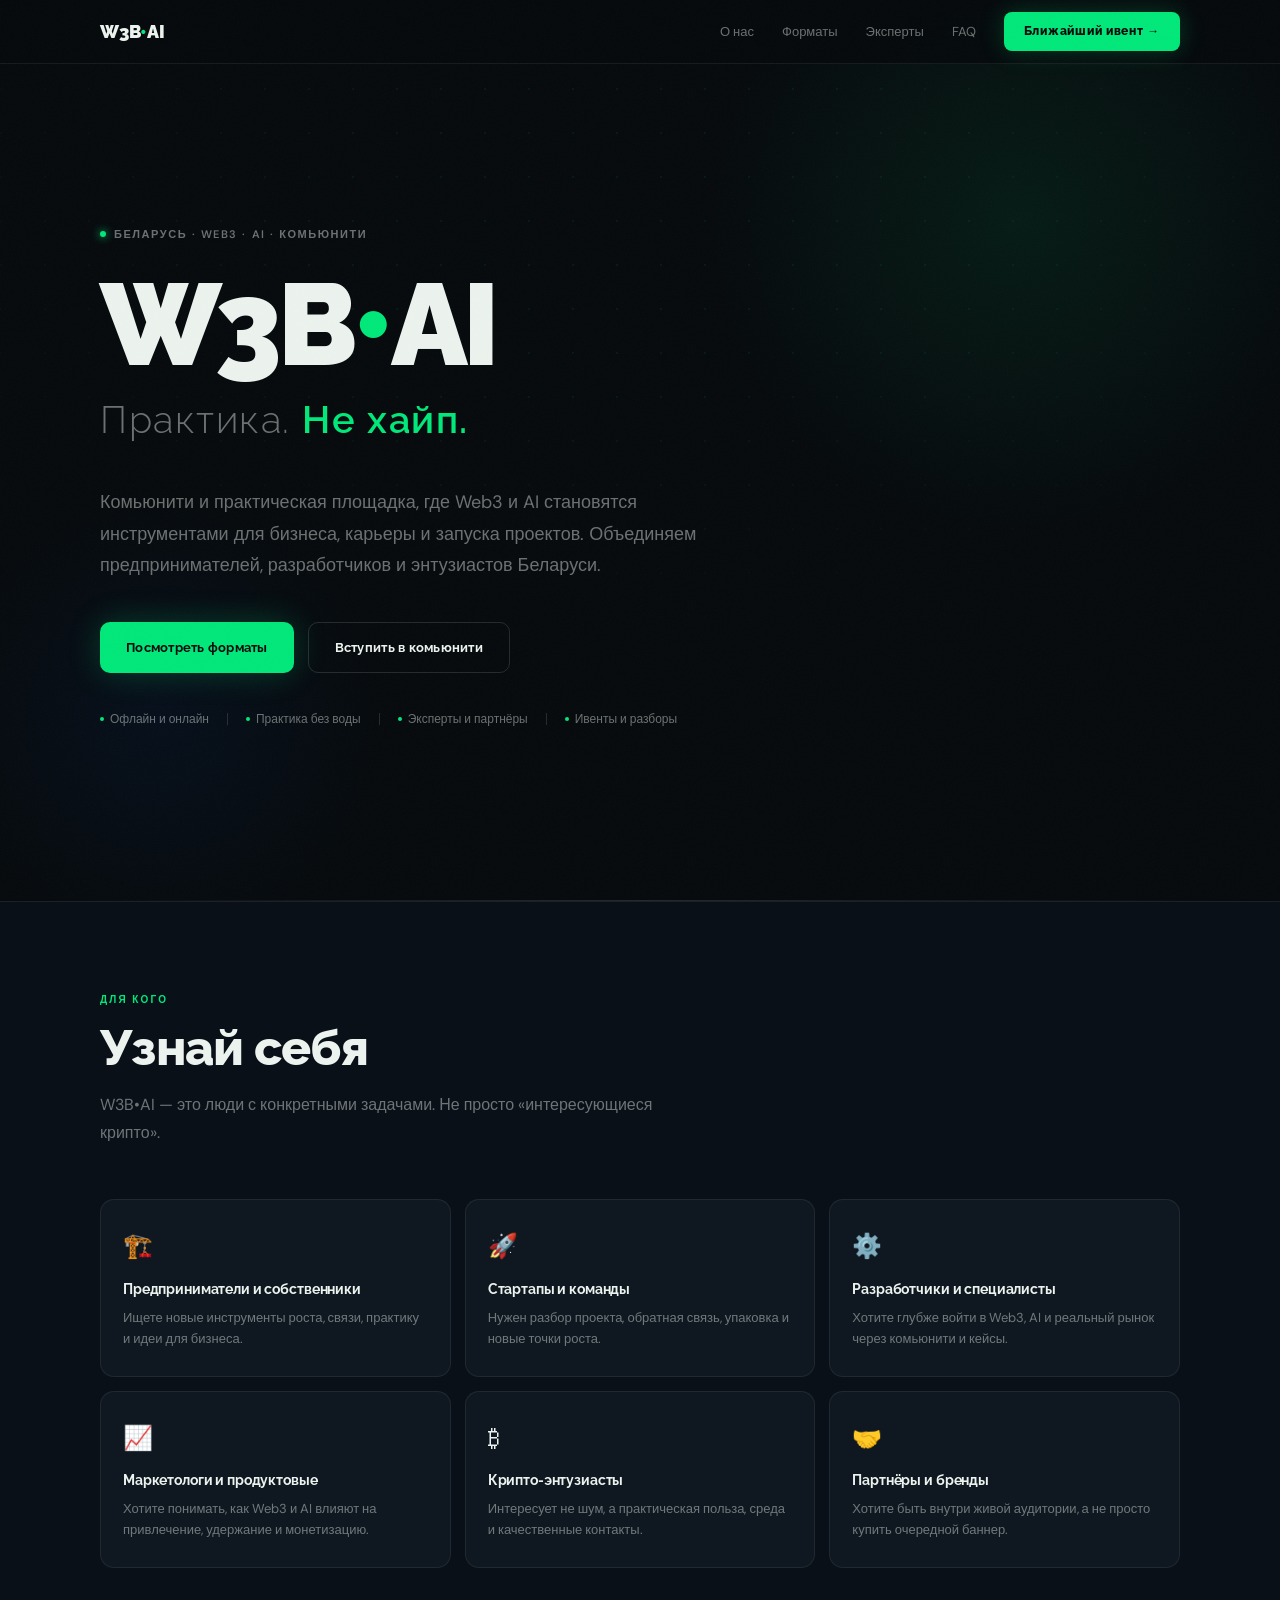
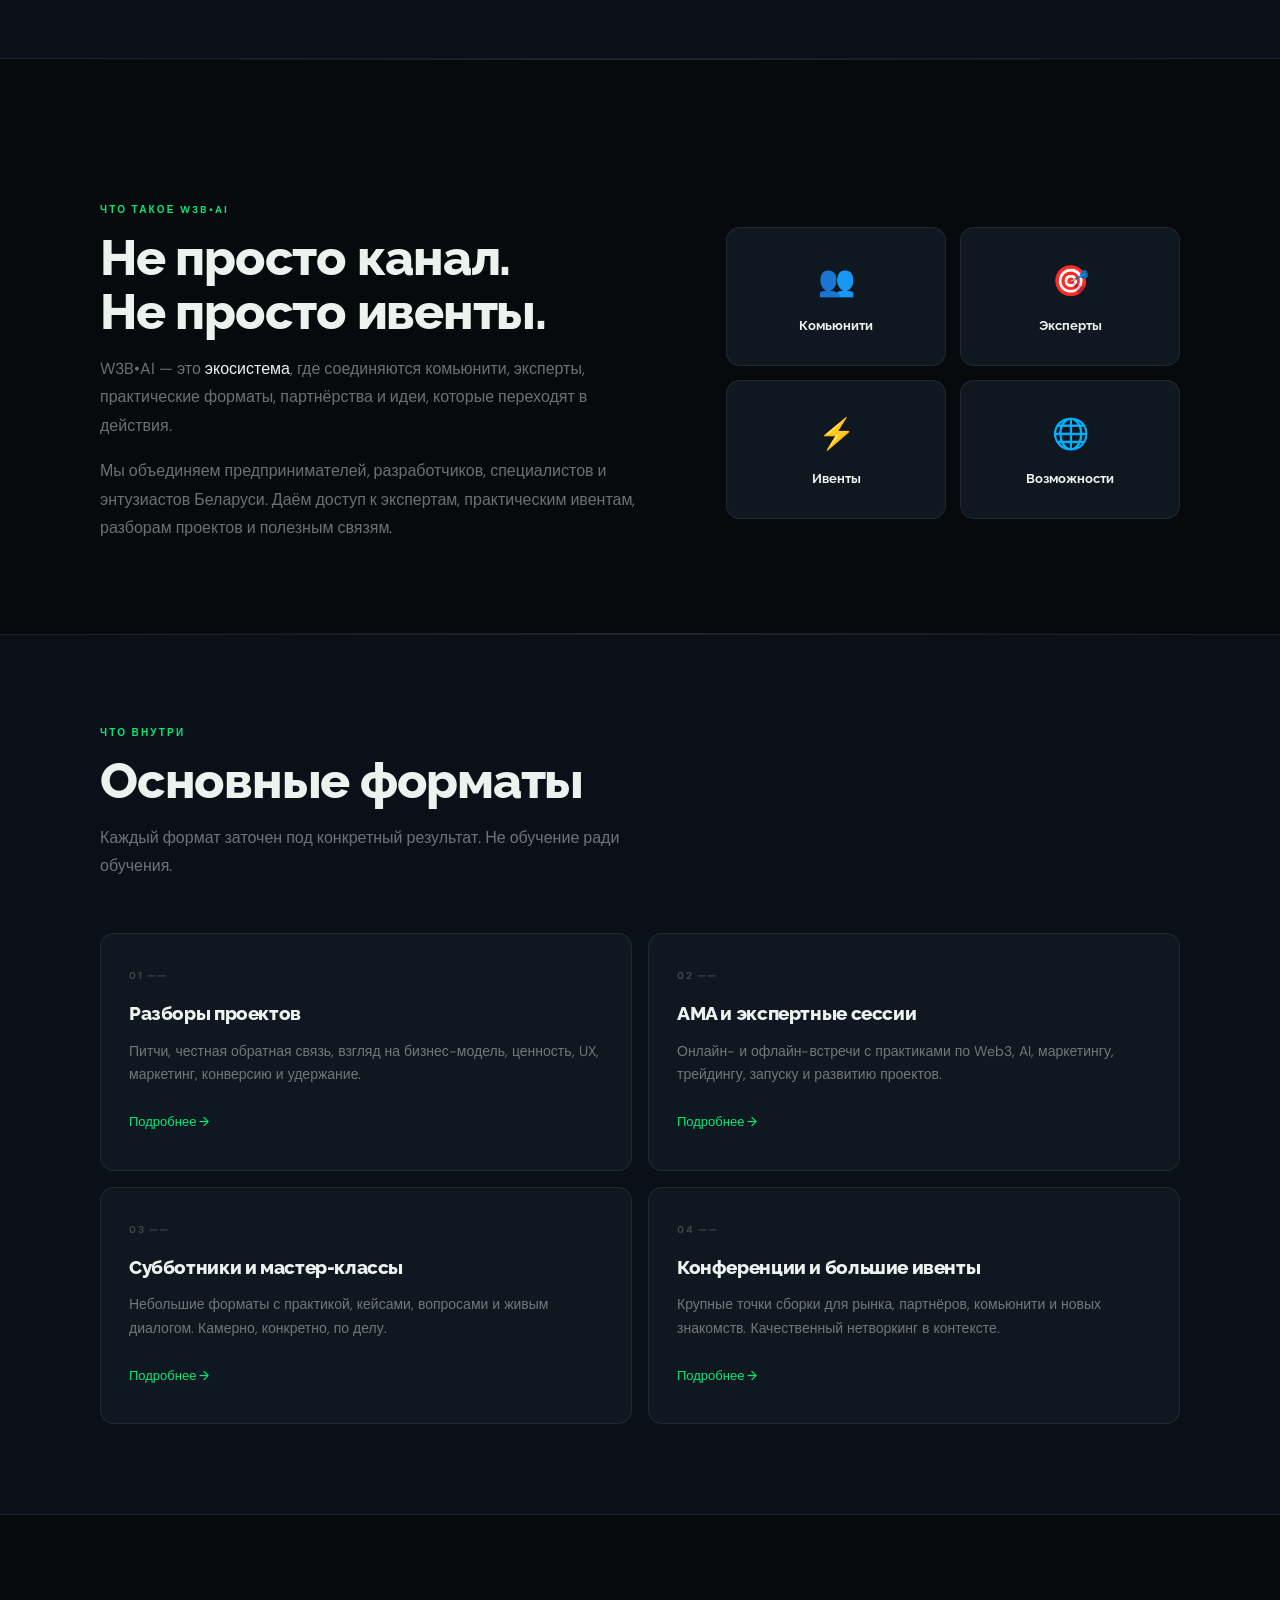
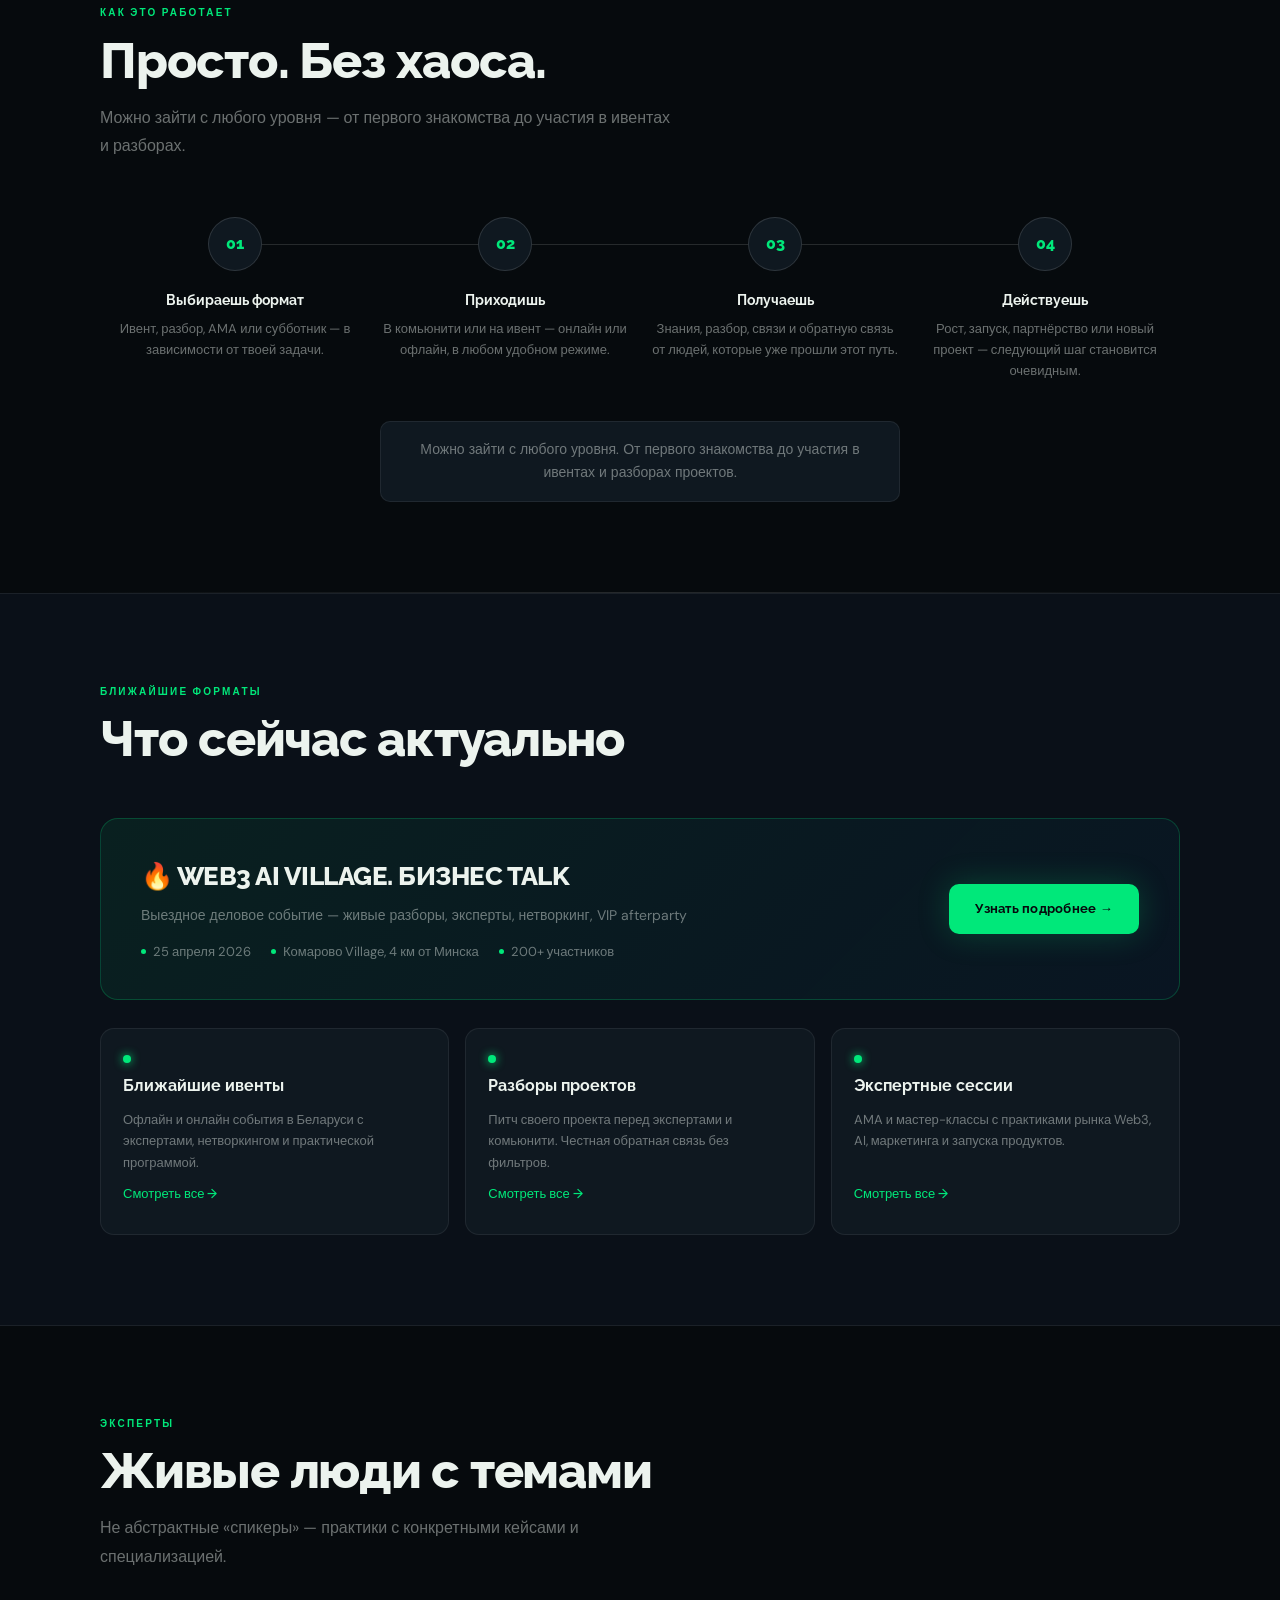
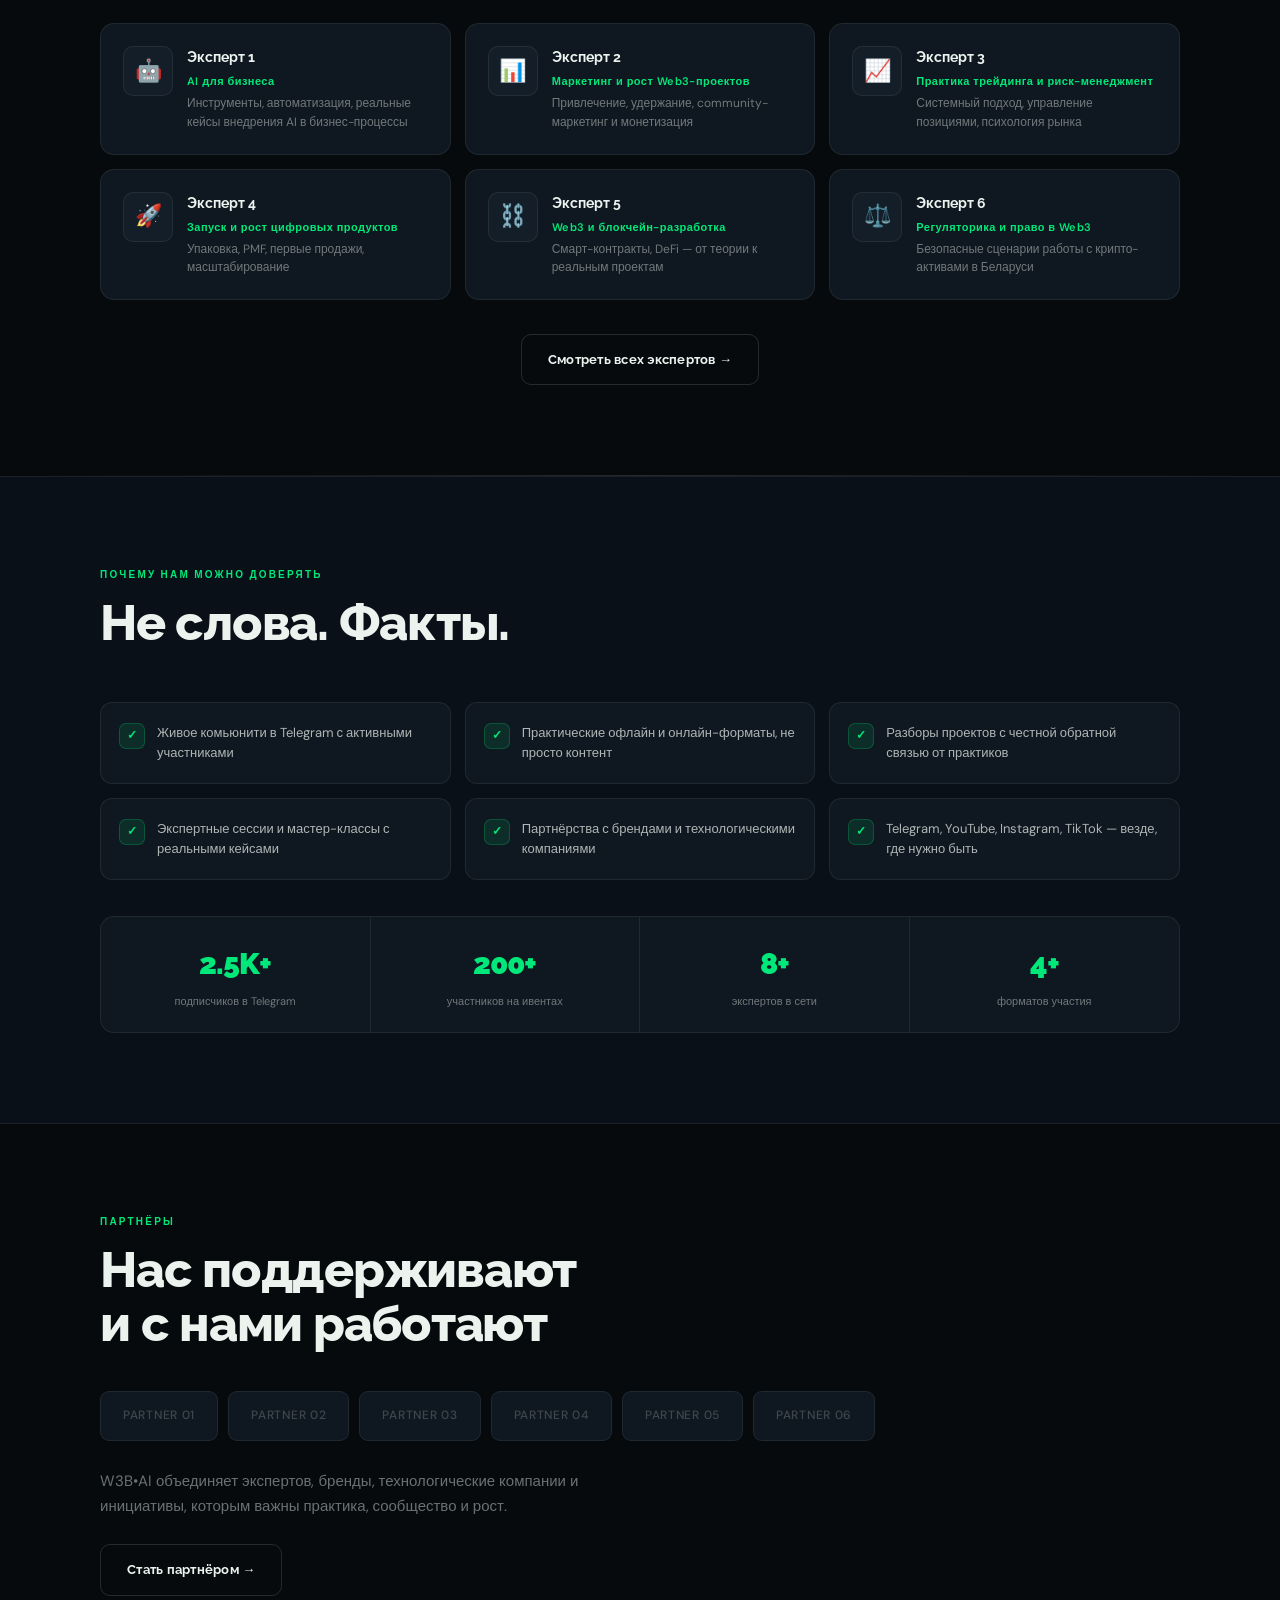
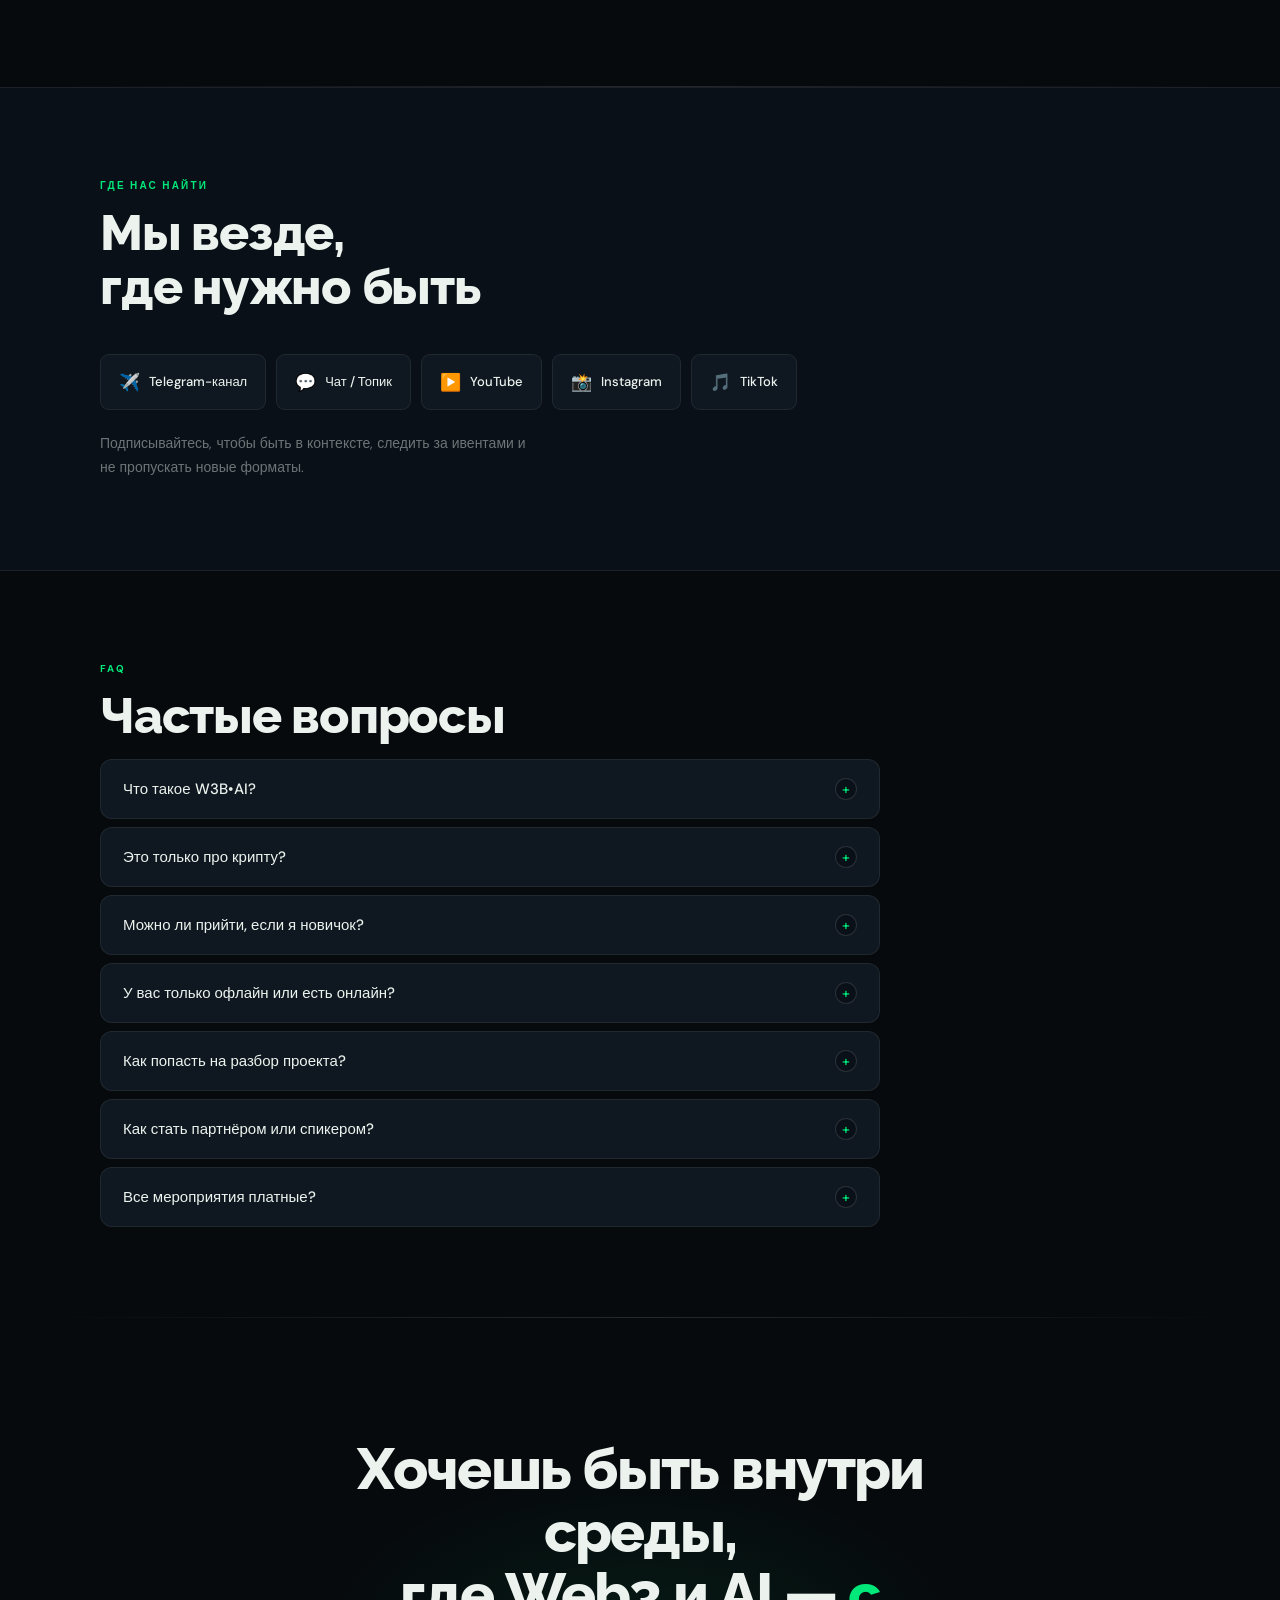
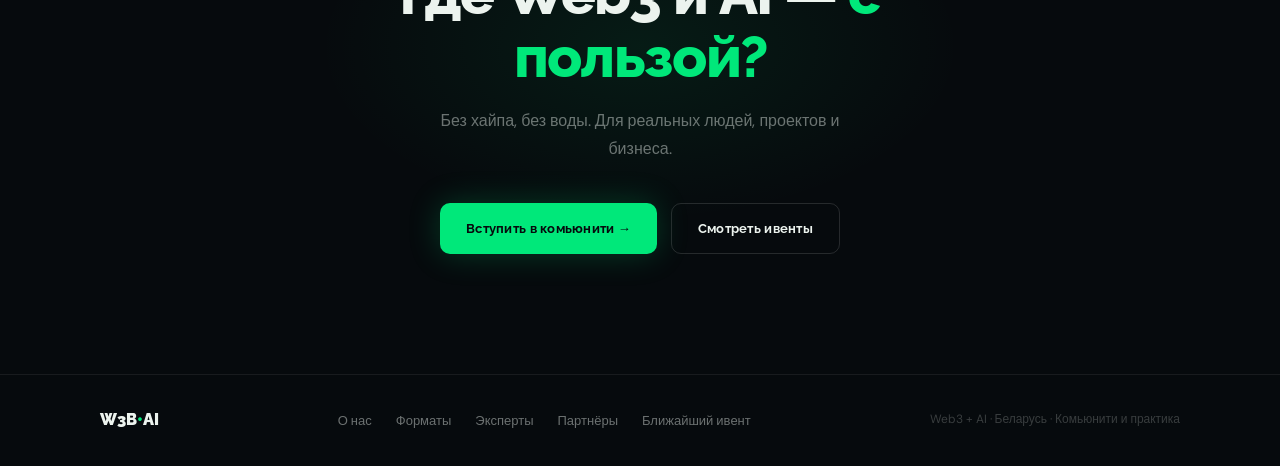
<file: index.html>
<!DOCTYPE html>
<html lang="ru">
<head>
<meta charset="UTF-8">
<meta name="viewport" content="width=device-width, initial-scale=1.0">
<title>W3B•AI — Комьюнити и практическая площадка Web3 + AI в Беларуси</title>
<meta name="description" content="W3B•AI — комьюнити, где Web3 и AI становятся инструментами для бизнеса, карьеры и запуска проектов в Беларуси.">
<link rel="stylesheet" href="style.css">
<style>

/* ══════════════════════
   HERO
══════════════════════ */
.hero {
  min-height: 100vh;
  display: flex;
  flex-direction: column;
  justify-content: center;
  padding: calc(var(--nav-h) + 60px) 0 80px;
  position: relative;
  overflow: hidden;
}
.hero-dots {
  position: absolute; inset: 0;
  background-image: radial-gradient(circle at 1px 1px, rgba(0,232,122,0.07) 1px, transparent 0);
  background-size: 44px 44px;
  mask-image: radial-gradient(ellipse 85% 65% at 50% 25%, black 30%, transparent 80%);
  pointer-events: none;
}
.hero-orb1 {
  position: absolute; top: -120px; right: -80px;
  width: 680px; height: 680px;
  background: radial-gradient(ellipse, rgba(0,232,122,0.08) 0%, transparent 65%);
  pointer-events: none;
}
.hero-orb2 {
  position: absolute; bottom: -60px; left: -80px;
  width: 480px; height: 480px;
  background: radial-gradient(ellipse, rgba(0,100,255,0.06) 0%, transparent 65%);
  pointer-events: none;
}

.hero-tag {
  display: inline-flex;
  align-items: center;
  gap: 8px;
  font-size: 11px;
  font-weight: 600;
  letter-spacing: 0.14em;
  text-transform: uppercase;
  color: var(--muted);
  margin-bottom: 28px;
  animation: up 0.7s ease both;
}
.hero-tag-dot {
  width: 6px; height: 6px;
  border-radius: 50%;
  background: var(--green);
  box-shadow: 0 0 8px var(--green);
  animation: pulse 2.5s ease infinite;
}
@keyframes pulse { 0%,100%{opacity:1;transform:scale(1)} 50%{opacity:0.35;transform:scale(0.75)} }

.hero-title {
  font-family: var(--heading);
  font-size: clamp(50px, 9vw, 120px);
  font-weight: 900;
  line-height: 0.93;
  letter-spacing: -0.04em;
  margin-bottom: 10px;
  animation: up 0.7s ease 0.08s both;
}
.hero-title-sub {
  font-family: var(--heading);
  font-size: clamp(18px, 3vw, 40px);
  font-weight: 300;
  color: var(--muted);
  letter-spacing: 0.04em;
  margin-bottom: 36px;
  animation: up 0.7s ease 0.14s both;
}
.hero-title-sub em { font-style: normal; color: var(--green); font-weight: 600; }

.hero-desc {
  font-size: clamp(15px, 1.6vw, 18px);
  color: var(--muted);
  max-width: 600px;
  line-height: 1.75;
  margin-bottom: 40px;
  animation: up 0.7s ease 0.2s both;
}

.hero-btns {
  display: flex; gap: 14px; flex-wrap: wrap;
  margin-bottom: 40px;
  animation: up 0.7s ease 0.26s both;
}

.hero-chips {
  display: flex; flex-wrap: wrap; gap: 0;
  animation: up 0.7s ease 0.32s both;
}
.hero-chip {
  font-size: 12px; font-weight: 500;
  color: var(--muted);
  padding-right: 18px; margin-right: 18px;
  border-right: 1px solid var(--border2);
  display: flex; align-items: center; gap: 6px;
  line-height: 1;
}
.hero-chip:last-child { border-right: none; }
.hero-chip::before {
  content: '';
  width: 4px; height: 4px;
  border-radius: 50%;
  background: var(--green);
}

@keyframes up { from{opacity:0;transform:translateY(22px)} to{opacity:1;transform:none} }

/* ══════════════════════
   FOR WHOM
══════════════════════ */
.fw-grid {
  display: grid;
  grid-template-columns: repeat(3, 1fr);
  gap: 14px;
  margin-top: 52px;
}
.fw-card {
  padding: 26px 22px;
  border-radius: var(--radius);
  cursor: default;
}
.fw-card:hover { transform: translateY(-3px); }
.fw-icon { font-size: 24px; margin-bottom: 12px; display: block; }
.fw-card h3 {
  font-family: var(--heading);
  font-size: 14px; font-weight: 700;
  margin-bottom: 7px;
  letter-spacing: -0.01em;
}
.fw-card p { font-size: 13px; color: var(--muted); line-height: 1.6; }

/* ══════════════════════
   WHAT IS W3B
══════════════════════ */
.what-grid {
  display: grid;
  grid-template-columns: 1.1fr 0.9fr;
  gap: 72px;
  align-items: center;
  margin-top: 52px;
}
.what-text p { font-size: 16px; color: var(--muted); line-height: 1.8; margin-top: 16px; }
.what-text p strong { color: var(--white); font-weight: 500; }
.eco-grid {
  display: grid;
  grid-template-columns: 1fr 1fr;
  gap: 14px;
}
.eco-card {
  padding: 28px 22px;
  text-align: center;
  border-radius: var(--radius);
}
.eco-card:hover { border-color: rgba(0,232,122,0.28) !important; }
.eco-icon { font-size: 30px; margin-bottom: 10px; display: block; }
.eco-card h4 {
  font-family: var(--heading);
  font-size: 13px; font-weight: 700;
}

/* ══════════════════════
   INSIDE
══════════════════════ */
.inside-grid {
  display: grid;
  grid-template-columns: 1fr 1fr;
  gap: 16px;
  margin-top: 52px;
}
.inside-card {
  padding: 34px 28px;
  border-radius: var(--radius);
  display: flex; flex-direction: column;
  position: relative; overflow: hidden;
}
.inside-card::after {
  content: '';
  position: absolute; top: 0; left: 0; right: 0; height: 1px;
  background: linear-gradient(90deg, transparent, var(--green-line) 50%, transparent);
  opacity: 0; transition: opacity 0.3s;
}
.inside-card:hover::after { opacity: 1; }
.inside-num {
  font-size: 10px; font-weight: 700;
  letter-spacing: 0.15em; color: var(--muted2);
  margin-bottom: 14px;
}
.inside-card h3 {
  font-family: var(--heading);
  font-size: 19px; font-weight: 800;
  letter-spacing: -0.02em; margin-bottom: 10px;
}
.inside-card p { font-size: 14px; color: var(--muted); line-height: 1.7; flex: 1; margin-bottom: 24px; }

/* ══════════════════════
   HOW IT WORKS
══════════════════════ */
.how-steps {
  display: grid;
  grid-template-columns: repeat(4, 1fr);
  gap: 0;
  margin-top: 56px;
  position: relative;
}
.how-steps::before {
  content: '';
  position: absolute;
  top: 27px; left: 12%; right: 12%; height: 1px;
  background: var(--border2);
}
.how-step { text-align: center; padding: 0 12px; }
.how-num {
  width: 54px; height: 54px;
  border-radius: 50%;
  background: var(--card);
  border: 1px solid var(--border2);
  display: flex; align-items: center; justify-content: center;
  font-family: var(--heading);
  font-size: 16px; font-weight: 800; color: var(--green);
  margin: 0 auto 18px;
  position: relative; z-index: 1;
  transition: background 0.2s, border-color 0.2s;
}
.how-step:hover .how-num { background: var(--green-dim); border-color: var(--green-line); }
.how-step h4 { font-family: var(--heading); font-size: 14px; font-weight: 700; margin-bottom: 7px; }
.how-step p { font-size: 13px; color: var(--muted); line-height: 1.6; }
.how-note {
  max-width: 520px; margin: 40px auto 0;
  text-align: center;
  padding: 16px 24px;
  background: var(--card);
  border: 1px solid var(--border);
  border-radius: 10px;
  font-size: 14px; color: var(--muted);
}

/* ══════════════════════
   FORMATS TIZER
══════════════════════ */
.fmt-grid {
  display: grid;
  grid-template-columns: repeat(3, 1fr);
  gap: 16px;
  margin-top: 52px;
}
.fmt-card {
  padding: 26px 22px;
  border-radius: var(--radius);
  display: flex; flex-direction: column; gap: 10px;
}
.fmt-dot {
  width: 8px; height: 8px; border-radius: 50%;
  background: var(--green);
  box-shadow: 0 0 10px var(--green);
}
.fmt-card h3 { font-family: var(--heading); font-size: 16px; font-weight: 700; }
.fmt-card p { font-size: 13px; color: var(--muted); flex: 1; }

/* ══════════════════════
   EXPERTS
══════════════════════ */
.exp-grid {
  display: grid;
  grid-template-columns: repeat(3, 1fr);
  gap: 14px;
  margin-top: 52px;
}
.exp-card {
  padding: 22px;
  border-radius: var(--radius);
  display: flex; gap: 14px; align-items: flex-start;
}
.exp-ava {
  width: 50px; height: 50px;
  border-radius: 10px;
  background: var(--card2);
  border: 1px solid var(--border);
  display: flex; align-items: center; justify-content: center;
  font-size: 22px; flex-shrink: 0;
}
.exp-name { font-family: var(--heading); font-size: 14px; font-weight: 700; margin-bottom: 3px; }
.exp-spec { font-size: 11px; color: var(--green); font-weight: 600; margin-bottom: 4px; letter-spacing: 0.04em; }
.exp-about { font-size: 12px; color: var(--muted); line-height: 1.55; }
.exp-cta { margin-top: 34px; text-align: center; }

/* ══════════════════════
   TRUST
══════════════════════ */
.trust-grid {
  display: grid;
  grid-template-columns: repeat(3, 1fr);
  gap: 14px;
  margin-top: 52px;
}
.trust-item {
  display: flex; gap: 12px; align-items: flex-start;
  padding: 20px 18px;
  border-radius: 12px;
}
.trust-check {
  width: 26px; height: 26px;
  border-radius: 7px;
  background: var(--green-dim);
  border: 1px solid rgba(0,232,122,0.22);
  display: flex; align-items: center; justify-content: center;
  font-size: 12px; color: var(--green); font-weight: 700;
  flex-shrink: 0;
}
.trust-item p { font-size: 13px; color: rgba(236,243,238,0.72); line-height: 1.55; }

.trust-stats {
  margin-top: 36px;
  display: grid; grid-template-columns: repeat(4, 1fr);
  background: var(--card);
  border: 1px solid var(--border);
  border-radius: var(--radius);
  overflow: hidden;
}
.tstat {
  padding: 22px 20px; text-align: center;
  border-right: 1px solid var(--border);
}
.tstat:last-child { border-right: none; }
.tstat-num {
  font-family: var(--heading);
  font-size: 30px; font-weight: 900;
  color: var(--green); letter-spacing: -0.03em;
  display: block; margin-bottom: 3px;
}
.tstat-label { font-size: 11px; color: var(--muted); }

/* ══════════════════════
   PARTNERS
══════════════════════ */
.partner-logos {
  display: flex; flex-wrap: wrap; gap: 10px;
  margin: 40px 0 28px;
}
.partner-slot {
  height: 50px; padding: 0 22px;
  background: var(--card);
  border: 1px solid var(--border);
  border-radius: 9px;
  display: flex; align-items: center; justify-content: center;
  font-size: 12px; font-weight: 500;
  color: var(--muted2); letter-spacing: 0.06em;
}
.partners-sub { font-size: 15px; color: var(--muted); max-width: 540px; line-height: 1.72; margin-bottom: 24px; }

/* ══════════════════════
   SOCIAL
══════════════════════ */
.soc-links { display: flex; flex-wrap: wrap; gap: 10px; margin: 40px 0 22px; }
.soc-btn {
  display: inline-flex; align-items: center; gap: 9px;
  background: var(--card);
  border: 1px solid var(--border);
  border-radius: 9px;
  padding: 13px 18px;
  font-size: 13px; font-weight: 500;
  color: var(--white); text-decoration: none;
  transition: all 0.2s;
}
.soc-btn:hover { border-color: var(--border2); transform: translateY(-2px); }
.soc-btn-icon { font-size: 17px; }
.soc-note { font-size: 14px; color: var(--muted); max-width: 440px; line-height: 1.7; }

/* ══════════════════════
   FINAL CTA
══════════════════════ */
.finalcta {
  text-align: center;
  padding: 120px 0;
  position: relative; overflow: hidden;
}
.finalcta-orb {
  position: absolute; top: 50%; left: 50%;
  transform: translate(-50%,-50%);
  width: 700px; height: 380px;
  background: radial-gradient(ellipse, rgba(0,232,122,0.08) 0%, transparent 65%);
  pointer-events: none;
}
.finalcta h2 {
  font-family: var(--heading);
  font-size: clamp(26px, 5vw, 58px);
  font-weight: 800; letter-spacing: -0.03em;
  max-width: 720px; margin: 0 auto 18px;
  line-height: 1.08; position: relative;
}
.finalcta h2 em { font-style: normal; color: var(--green); }
.finalcta p {
  font-size: 16px; color: var(--muted);
  max-width: 460px; margin: 0 auto 40px;
  line-height: 1.75; position: relative;
}
.finalcta-btns {
  display: flex; justify-content: center;
  gap: 14px; flex-wrap: wrap;
  position: relative;
}

/* ══════════════════════
   EVENT BANNER (on main page)
══════════════════════ */
.event-banner {
  background: linear-gradient(135deg, rgba(0,232,122,0.08), rgba(0,100,200,0.06));
  border: 1px solid rgba(0,232,122,0.22);
  border-radius: 18px;
  padding: 36px 40px;
  display: flex;
  align-items: center;
  justify-content: space-between;
  gap: 32px;
  flex-wrap: wrap;
  margin-top: 52px;
}
.event-banner-left h3 {
  font-family: var(--heading);
  font-size: clamp(18px, 2.5vw, 26px);
  font-weight: 800;
  letter-spacing: -0.02em;
  margin-bottom: 6px;
}
.event-banner-left p { font-size: 14px; color: var(--muted); }
.event-banner-meta {
  display: flex; gap: 20px; flex-wrap: wrap; margin-top: 14px;
}
.event-meta-item {
  display: flex; align-items: center; gap: 7px;
  font-size: 13px; color: var(--muted);
}
.event-meta-item::before {
  content: '';
  width: 5px; height: 5px; border-radius: 50%;
  background: var(--green); flex-shrink: 0;
}

/* ══════════════════════
   RESPONSIVE
══════════════════════ */
@media (max-width: 900px) {
  .fw-grid, .exp-grid, .trust-grid { grid-template-columns: 1fr 1fr; }
  .what-grid { grid-template-columns: 1fr; gap: 40px; }
  .inside-grid, .fmt-grid { grid-template-columns: 1fr; }
  .how-steps { grid-template-columns: 1fr 1fr; }
  .how-steps::before { display: none; }
  .trust-stats { grid-template-columns: 1fr 1fr; }
  .tstat:nth-child(2) { border-right: none; }
  .tstat:nth-child(3) { border-top: 1px solid var(--border); }
}
@media (max-width: 600px) {
  .fw-grid, .exp-grid, .trust-grid, .how-steps { grid-template-columns: 1fr; }
  .trust-stats { grid-template-columns: 1fr 1fr; }
  .event-banner { flex-direction: column; align-items: flex-start; }
  .hero-chips { display: none; }
}

</style>
</head>
<body>

<!-- ── NAV ── -->
<nav class="nav">
<div class="container">
<a href="index.html" class="nav-logo">W3B<span class="dot">•</span>AI</a>
  <ul class="nav-links">
    <li><a href="#about">О нас</a></li>
    <li><a href="#inside">Форматы</a></li>
    <li><a href="#experts">Эксперты</a></li>
    <li><a href="#faq">FAQ</a></li>
    <li><a href="event-web3-village.html" class="nav-pill">Ближайший ивент →</a></li>
  </ul>
</div>
</nav>

<!-- ══════════════════════════
     HERO
══════════════════════════ -->
<section class="hero">
  <div class="hero-dots"></div>
  <div class="hero-orb1"></div>
  <div class="hero-orb2"></div>
<div class="container">
  <div class="hero-tag">
    <div class="hero-tag-dot"></div>
    Беларусь · Web3 · AI · Комьюнити
  </div>

  <h1 class="hero-title">W3B<span style="color:var(--green)">•</span>AI</h1>
  <p class="hero-title-sub">Практика. <em>Не хайп.</em></p>

  <p class="hero-desc">
    Комьюнити и практическая площадка, где Web3 и AI становятся инструментами для бизнеса, карьеры и запуска проектов. Объединяем предпринимателей, разработчиков и энтузиастов Беларуси.
  </p>

  <div class="hero-btns">
    <a href="#inside" class="btn btn-primary">Посмотреть форматы</a>
    <a href="https://t.me/" class="btn btn-ghost">Вступить в комьюнити</a>
  </div>

  <div class="hero-chips">
    <div class="hero-chip">Офлайн и онлайн</div>
    <div class="hero-chip">Практика без воды</div>
    <div class="hero-chip">Эксперты и партнёры</div>
    <div class="hero-chip">Ивенты и разборы</div>
  </div>

</div>
</section>

<div class="divider"></div>

<!-- ══════════════════════════
     FOR WHOM
══════════════════════════ -->
<section class="section section--dark" id="forwhom">
<div class="container">
  <span class="s-label">Для кого</span>
  <h2 class="s-title">Узнай себя</h2>
  <p class="s-sub">W3B•AI — это люди с конкретными задачами. Не просто «интересующиеся крипто».</p>

  <div class="fw-grid">
    <div class="fw-card card">
      <span class="fw-icon">🏗️</span>
      <h3>Предприниматели и собственники</h3>
      <p>Ищете новые инструменты роста, связи, практику и идеи для бизнеса.</p>
    </div>
    <div class="fw-card card">
      <span class="fw-icon">🚀</span>
      <h3>Стартапы и команды</h3>
      <p>Нужен разбор проекта, обратная связь, упаковка и новые точки роста.</p>
    </div>
    <div class="fw-card card">
      <span class="fw-icon">⚙️</span>
      <h3>Разработчики и специалисты</h3>
      <p>Хотите глубже войти в Web3, AI и реальный рынок через комьюнити и кейсы.</p>
    </div>
    <div class="fw-card card">
      <span class="fw-icon">📈</span>
      <h3>Маркетологи и продуктовые</h3>
      <p>Хотите понимать, как Web3 и AI влияют на привлечение, удержание и монетизацию.</p>
    </div>
    <div class="fw-card card">
      <span class="fw-icon">₿</span>
      <h3>Крипто-энтузиасты</h3>
      <p>Интересует не шум, а практическая польза, среда и качественные контакты.</p>
    </div>
    <div class="fw-card card">
      <span class="fw-icon">🤝</span>
      <h3>Партнёры и бренды</h3>
      <p>Хотите быть внутри живой аудитории, а не просто купить очередной баннер.</p>
    </div>
  </div>

</div>
</section>

<div class="divider"></div>

<!-- ══════════════════════════
     WHAT IS W3B
══════════════════════════ -->
<section class="section" id="about">
<div class="container">
  <div class="what-grid">
    <div class="what-text">
      <span class="s-label">Что такое W3B•AI</span>
      <h2 class="s-title">Не просто канал.<br>Не просто ивенты.</h2>
      <p>W3B•AI — это <strong>экосистема</strong>, где соединяются комьюнити, эксперты, практические форматы, партнёрства и идеи, которые переходят в действия.</p>
      <p>Мы объединяем предпринимателей, разработчиков, специалистов и энтузиастов Беларуси. Даём доступ к экспертам, практическим ивентам, разборам проектов и полезным связям.</p>
    </div>
    <div class="eco-grid">
      <div class="eco-card card">
        <span class="eco-icon">👥</span>
        <h4>Комьюнити</h4>
      </div>
      <div class="eco-card card">
        <span class="eco-icon">🎯</span>
        <h4>Эксперты</h4>
      </div>
      <div class="eco-card card">
        <span class="eco-icon">⚡</span>
        <h4>Ивенты</h4>
      </div>
      <div class="eco-card card">
        <span class="eco-icon">🌐</span>
        <h4>Возможности</h4>
      </div>
    </div>
  </div>

</div>
</section>

<div class="divider"></div>

<!-- ══════════════════════════
     INSIDE
══════════════════════════ -->
<section class="section section--dark" id="inside">
<div class="container">
  <span class="s-label">Что внутри</span>
  <h2 class="s-title">Основные форматы</h2>
  <p class="s-sub">Каждый формат заточен под конкретный результат. Не обучение ради обучения.</p>

  <div class="inside-grid">
    <div class="inside-card card">
      <div class="inside-num">01 ——</div>
      <h3>Разборы проектов</h3>
      <p>Питчи, честная обратная связь, взгляд на бизнес-модель, ценность, UX, маркетинг, конверсию и удержание.</p>
      <a href="#" class="btn-link">Подробнее →</a>
    </div>
    <div class="inside-card card">
      <div class="inside-num">02 ——</div>
      <h3>AMA и экспертные сессии</h3>
      <p>Онлайн- и офлайн-встречи с практиками по Web3, AI, маркетингу, трейдингу, запуску и развитию проектов.</p>
      <a href="#" class="btn-link">Подробнее →</a>
    </div>
    <div class="inside-card card">
      <div class="inside-num">03 ——</div>
      <h3>Субботники и мастер-классы</h3>
      <p>Небольшие форматы с практикой, кейсами, вопросами и живым диалогом. Камерно, конкретно, по делу.</p>
      <a href="#" class="btn-link">Подробнее →</a>
    </div>
    <div class="inside-card card">
      <div class="inside-num">04 ——</div>
      <h3>Конференции и большие ивенты</h3>
      <p>Крупные точки сборки для рынка, партнёров, комьюнити и новых знакомств. Качественный нетворкинг в контексте.</p>
      <a href="#" class="btn-link">Подробнее →</a>
    </div>
  </div>

</div>
</section>

<!-- ══════════════════════════
     HOW IT WORKS
══════════════════════════ -->
<section class="section" id="how">
<div class="container">
  <span class="s-label">Как это работает</span>
  <h2 class="s-title">Просто. Без хаоса.</h2>
  <p class="s-sub">Можно зайти с любого уровня — от первого знакомства до участия в ивентах и разборах.</p>

  <div class="how-steps">
    <div class="how-step">
      <div class="how-num">01</div>
      <h4>Выбираешь формат</h4>
      <p>Ивент, разбор, AMA или субботник — в зависимости от твоей задачи.</p>
    </div>
    <div class="how-step">
      <div class="how-num">02</div>
      <h4>Приходишь</h4>
      <p>В комьюнити или на ивент — онлайн или офлайн, в любом удобном режиме.</p>
    </div>
    <div class="how-step">
      <div class="how-num">03</div>
      <h4>Получаешь</h4>
      <p>Знания, разбор, связи и обратную связь от людей, которые уже прошли этот путь.</p>
    </div>
    <div class="how-step">
      <div class="how-num">04</div>
      <h4>Действуешь</h4>
      <p>Рост, запуск, партнёрство или новый проект — следующий шаг становится очевидным.</p>
    </div>
  </div>
  <p class="how-note">Можно зайти с любого уровня. От первого знакомства до участия в ивентах и разборах проектов.</p>

</div>
</section>

<div class="divider"></div>

<!-- ══════════════════════════
     FORMATS TIZER
══════════════════════════ -->
<section class="section section--dark">
<div class="container">
  <span class="s-label">Ближайшие форматы</span>
  <h2 class="s-title">Что сейчас актуально</h2>

  <!-- UPCOMING EVENT BANNER -->
  <div class="event-banner">
    <div class="event-banner-left">
      <h3>🔥 WEB3 AI VILLAGE. БИЗНЕС TALK</h3>
      <p>Выездное деловое событие — живые разборы, эксперты, нетворкинг, VIP afterparty</p>
      <div class="event-banner-meta">
        <div class="event-meta-item">25 апреля 2026</div>
        <div class="event-meta-item">Комарово Village, 4 км от Минска</div>
        <div class="event-meta-item">200+ участников</div>
      </div>
    </div>
    <a href="event-web3-village.html" class="btn btn-primary">Узнать подробнее →</a>
  </div>

  <div class="fmt-grid" style="margin-top:28px;">
    <div class="fmt-card card">
      <div class="fmt-dot"></div>
      <h3>Ближайшие ивенты</h3>
      <p>Офлайн и онлайн события в Беларуси с экспертами, нетворкингом и практической программой.</p>
      <a href="event-web3-village.html" class="btn-link">Смотреть все →</a>
    </div>
    <div class="fmt-card card">
      <div class="fmt-dot"></div>
      <h3>Разборы проектов</h3>
      <p>Питч своего проекта перед экспертами и комьюнити. Честная обратная связь без фильтров.</p>
      <a href="#" class="btn-link">Смотреть все →</a>
    </div>
    <div class="fmt-card card">
      <div class="fmt-dot"></div>
      <h3>Экспертные сессии</h3>
      <p>AMA и мастер-классы с практиками рынка Web3, AI, маркетинга и запуска продуктов.</p>
      <a href="#" class="btn-link">Смотреть все →</a>
    </div>
  </div>

</div>
</section>

<!-- ══════════════════════════
     EXPERTS
══════════════════════════ -->
<section class="section" id="experts">
<div class="container">
  <span class="s-label">Эксперты</span>
  <h2 class="s-title">Живые люди с темами</h2>
  <p class="s-sub">Не абстрактные «спикеры» — практики с конкретными кейсами и специализацией.</p>

  <div class="exp-grid">
    <div class="exp-card card">
      <div class="exp-ava">🤖</div>
      <div>
        <div class="exp-name">Эксперт 1</div>
        <div class="exp-spec">AI для бизнеса</div>
        <div class="exp-about">Инструменты, автоматизация, реальные кейсы внедрения AI в бизнес-процессы</div>
      </div>
    </div>
    <div class="exp-card card">
      <div class="exp-ava">📊</div>
      <div>
        <div class="exp-name">Эксперт 2</div>
        <div class="exp-spec">Маркетинг и рост Web3-проектов</div>
        <div class="exp-about">Привлечение, удержание, community-маркетинг и монетизация</div>
      </div>
    </div>
    <div class="exp-card card">
      <div class="exp-ava">📈</div>
      <div>
        <div class="exp-name">Эксперт 3</div>
        <div class="exp-spec">Практика трейдинга и риск-менеджмент</div>
        <div class="exp-about">Системный подход, управление позициями, психология рынка</div>
      </div>
    </div>
    <div class="exp-card card">
      <div class="exp-ava">🚀</div>
      <div>
        <div class="exp-name">Эксперт 4</div>
        <div class="exp-spec">Запуск и рост цифровых продуктов</div>
        <div class="exp-about">Упаковка, PMF, первые продажи, масштабирование</div>
      </div>
    </div>
    <div class="exp-card card">
      <div class="exp-ava">⛓️</div>
      <div>
        <div class="exp-name">Эксперт 5</div>
        <div class="exp-spec">Web3 и блокчейн-разработка</div>
        <div class="exp-about">Смарт-контракты, DeFi — от теории к реальным проектам</div>
      </div>
    </div>
    <div class="exp-card card">
      <div class="exp-ava">⚖️</div>
      <div>
        <div class="exp-name">Эксперт 6</div>
        <div class="exp-spec">Регуляторика и право в Web3</div>
        <div class="exp-about">Безопасные сценарии работы с крипто-активами в Беларуси</div>
      </div>
    </div>
  </div>
  <div class="exp-cta">
    <a href="#" class="btn btn-ghost">Смотреть всех экспертов →</a>
  </div>

</div>
</section>

<div class="divider"></div>

<!-- ══════════════════════════
     TRUST
══════════════════════════ -->
<section class="section section--dark" id="trust">
<div class="container">
  <span class="s-label">Почему нам можно доверять</span>
  <h2 class="s-title">Не слова. Факты.</h2>

  <div class="trust-grid">
    <div class="trust-item card">
      <div class="trust-check">✓</div>
      <p>Живое комьюнити в Telegram с активными участниками</p>
    </div>
    <div class="trust-item card">
      <div class="trust-check">✓</div>
      <p>Практические офлайн и онлайн-форматы, не просто контент</p>
    </div>
    <div class="trust-item card">
      <div class="trust-check">✓</div>
      <p>Разборы проектов с честной обратной связью от практиков</p>
    </div>
    <div class="trust-item card">
      <div class="trust-check">✓</div>
      <p>Экспертные сессии и мастер-классы с реальными кейсами</p>
    </div>
    <div class="trust-item card">
      <div class="trust-check">✓</div>
      <p>Партнёрства с брендами и технологическими компаниями</p>
    </div>
    <div class="trust-item card">
      <div class="trust-check">✓</div>
      <p>Telegram, YouTube, Instagram, TikTok — везде, где нужно быть</p>
    </div>
  </div>

  <div class="trust-stats">
    <div class="tstat">
      <span class="tstat-num">2.5K+</span>
      <div class="tstat-label">подписчиков в Telegram</div>
    </div>
    <div class="tstat">
      <span class="tstat-num">200+</span>
      <div class="tstat-label">участников на ивентах</div>
    </div>
    <div class="tstat">
      <span class="tstat-num">8+</span>
      <div class="tstat-label">экспертов в сети</div>
    </div>
    <div class="tstat">
      <span class="tstat-num">4+</span>
      <div class="tstat-label">форматов участия</div>
    </div>
  </div>

</div>
</section>

<!-- ══════════════════════════
     PARTNERS
══════════════════════════ -->
<section class="section" id="partners">
<div class="container">
  <span class="s-label">Партнёры</span>
  <h2 class="s-title">Нас поддерживают<br>и с нами работают</h2>

  <div class="partner-logos">
    <div class="partner-slot">PARTNER 01</div>
    <div class="partner-slot">PARTNER 02</div>
    <div class="partner-slot">PARTNER 03</div>
    <div class="partner-slot">PARTNER 04</div>
    <div class="partner-slot">PARTNER 05</div>
    <div class="partner-slot">PARTNER 06</div>
  </div>
  <p class="partners-sub">W3B•AI объединяет экспертов, бренды, технологические компании и инициативы, которым важны практика, сообщество и рост.</p>
  <a href="#" class="btn btn-ghost">Стать партнёром →</a>

</div>
</section>

<div class="divider"></div>

<!-- ══════════════════════════
     SOCIAL
══════════════════════════ -->
<section class="section section--dark" id="social">
<div class="container">
  <span class="s-label">Где нас найти</span>
  <h2 class="s-title">Мы везде,<br>где нужно быть</h2>

  <div class="soc-links">
    <a href="#" class="soc-btn"><span class="soc-btn-icon">✈️</span> Telegram-канал</a>
    <a href="#" class="soc-btn"><span class="soc-btn-icon">💬</span> Чат / Топик</a>
    <a href="#" class="soc-btn"><span class="soc-btn-icon">▶️</span> YouTube</a>
    <a href="#" class="soc-btn"><span class="soc-btn-icon">📸</span> Instagram</a>
    <a href="#" class="soc-btn"><span class="soc-btn-icon">🎵</span> TikTok</a>
  </div>
  <p class="soc-note">Подписывайтесь, чтобы быть в контексте, следить за ивентами и не пропускать новые форматы.</p>

</div>
</section>

<!-- ══════════════════════════
     FAQ
══════════════════════════ -->
<section class="section" id="faq">
<div class="container">
  <span class="s-label">FAQ</span>
  <h2 class="s-title">Частые вопросы</h2>

  <div class="faq-list" style="max-width:780px;">
    <div class="faq-item">
      <button class="faq-q" onclick="faqToggle(this)">Что такое W3B•AI?<div class="faq-icon">+</div></button>
      <div class="faq-body"><div class="faq-body-inner">W3B•AI — это комьюнити и практическая площадка в Беларуси, где Web3 и AI изучают без хайпа. Проводим офлайн и онлайн ивенты, разборы проектов, AMA-сессии и мастер-классы с реальными практиками.</div></div>
    </div>
    <div class="faq-item">
      <button class="faq-q" onclick="faqToggle(this)">Это только про крипту?<div class="faq-icon">+</div></button>
      <div class="faq-body"><div class="faq-body-inner">Нет. Крипта — часть экосистемы, но не главное. W3B•AI про Web3 как инструмент для бизнеса, AI-практику, цифровую экономику, маркетинг нового поколения и запуск проектов.</div></div>
    </div>
    <div class="faq-item">
      <button class="faq-q" onclick="faqToggle(this)">Можно ли прийти, если я новичок?<div class="faq-icon">+</div></button>
      <div class="faq-body"><div class="faq-body-inner">Да. Можно зайти с любого уровня — от первого знакомства с темой до участия как спикер или разборщик проектов.</div></div>
    </div>
    <div class="faq-item">
      <button class="faq-q" onclick="faqToggle(this)">У вас только офлайн или есть онлайн?<div class="faq-icon">+</div></button>
      <div class="faq-body"><div class="faq-body-inner">Есть оба формата. Офлайн ивенты в Минске, онлайн сессии и AMA в Telegram. Выбираете тот, который удобен.</div></div>
    </div>
    <div class="faq-item">
      <button class="faq-q" onclick="faqToggle(this)">Как попасть на разбор проекта?<div class="faq-icon">+</div></button>
      <div class="faq-body"><div class="faq-body-inner">Следите за анонсами в Telegram-канале. Когда открываем набор, публикуем форму заявки. Берём всех, у кого есть реальный проект или идея в работе.</div></div>
    </div>
    <div class="faq-item">
      <button class="faq-q" onclick="faqToggle(this)">Как стать партнёром или спикером?<div class="faq-icon">+</div></button>
      <div class="faq-body"><div class="faq-body-inner">Для партнёрства — есть отдельная страница с пакетами. Для спикерства — напишите в Telegram с темой и коротким описанием опыта. Отвечаем всем.</div></div>
    </div>
    <div class="faq-item">
      <button class="faq-q" onclick="faqToggle(this)">Все мероприятия платные?<div class="faq-icon">+</div></button>
      <div class="faq-body"><div class="faq-body-inner">Есть бесплатные форматы — онлайн AMA, часть субботников. Офлайн ивенты могут быть платными, но стараемся держать вход доступным. Следите за анонсами.</div></div>
    </div>
  </div>

</div>
</section>

<div class="divider"></div>

<!-- ══════════════════════════
     FINAL CTA
══════════════════════════ -->
<section class="finalcta">
  <div class="finalcta-orb"></div>
<div class="container">
  <h2>Хочешь быть внутри среды,<br>где Web3 и AI — <em>с пользой?</em></h2>
  <p>Без хайпа, без воды. Для реальных людей, проектов и бизнеса.</p>
  <div class="finalcta-btns">
    <a href="https://t.me/" class="btn btn-primary">Вступить в комьюнити →</a>
    <a href="event-web3-village.html" class="btn btn-ghost">Смотреть ивенты</a>
  </div>

</div>
</section>

<!-- ── FOOTER ── -->
<footer class="footer">
<div class="container">
<a href="index.html" class="footer-brand">W3B<span class="dot">•</span>AI</a>
  <ul class="footer-links">
    <li><a href="#about">О нас</a></li>
    <li><a href="#inside">Форматы</a></li>
    <li><a href="#experts">Эксперты</a></li>
    <li><a href="#partners">Партнёры</a></li>
    <li><a href="event-web3-village.html">Ближайший ивент</a></li>
  </ul>
  <div class="footer-copy">Web3 + AI · Беларусь · Комьюнити и практика</div>
</div>
</footer>

<script>
function faqToggle(btn) {
  const item = btn.closest('.faq-item');
  const body = item.querySelector('.faq-body');
  const open = item.classList.contains('open');
  document.querySelectorAll('.faq-item.open').forEach(el => {
    el.classList.remove('open');
    el.querySelector('.faq-body').style.maxHeight = '0';
  });
  if (!open) {
    item.classList.add('open');
    body.style.maxHeight = body.scrollHeight + 'px';
  }
}
</script>

</body>
</html>
</file>
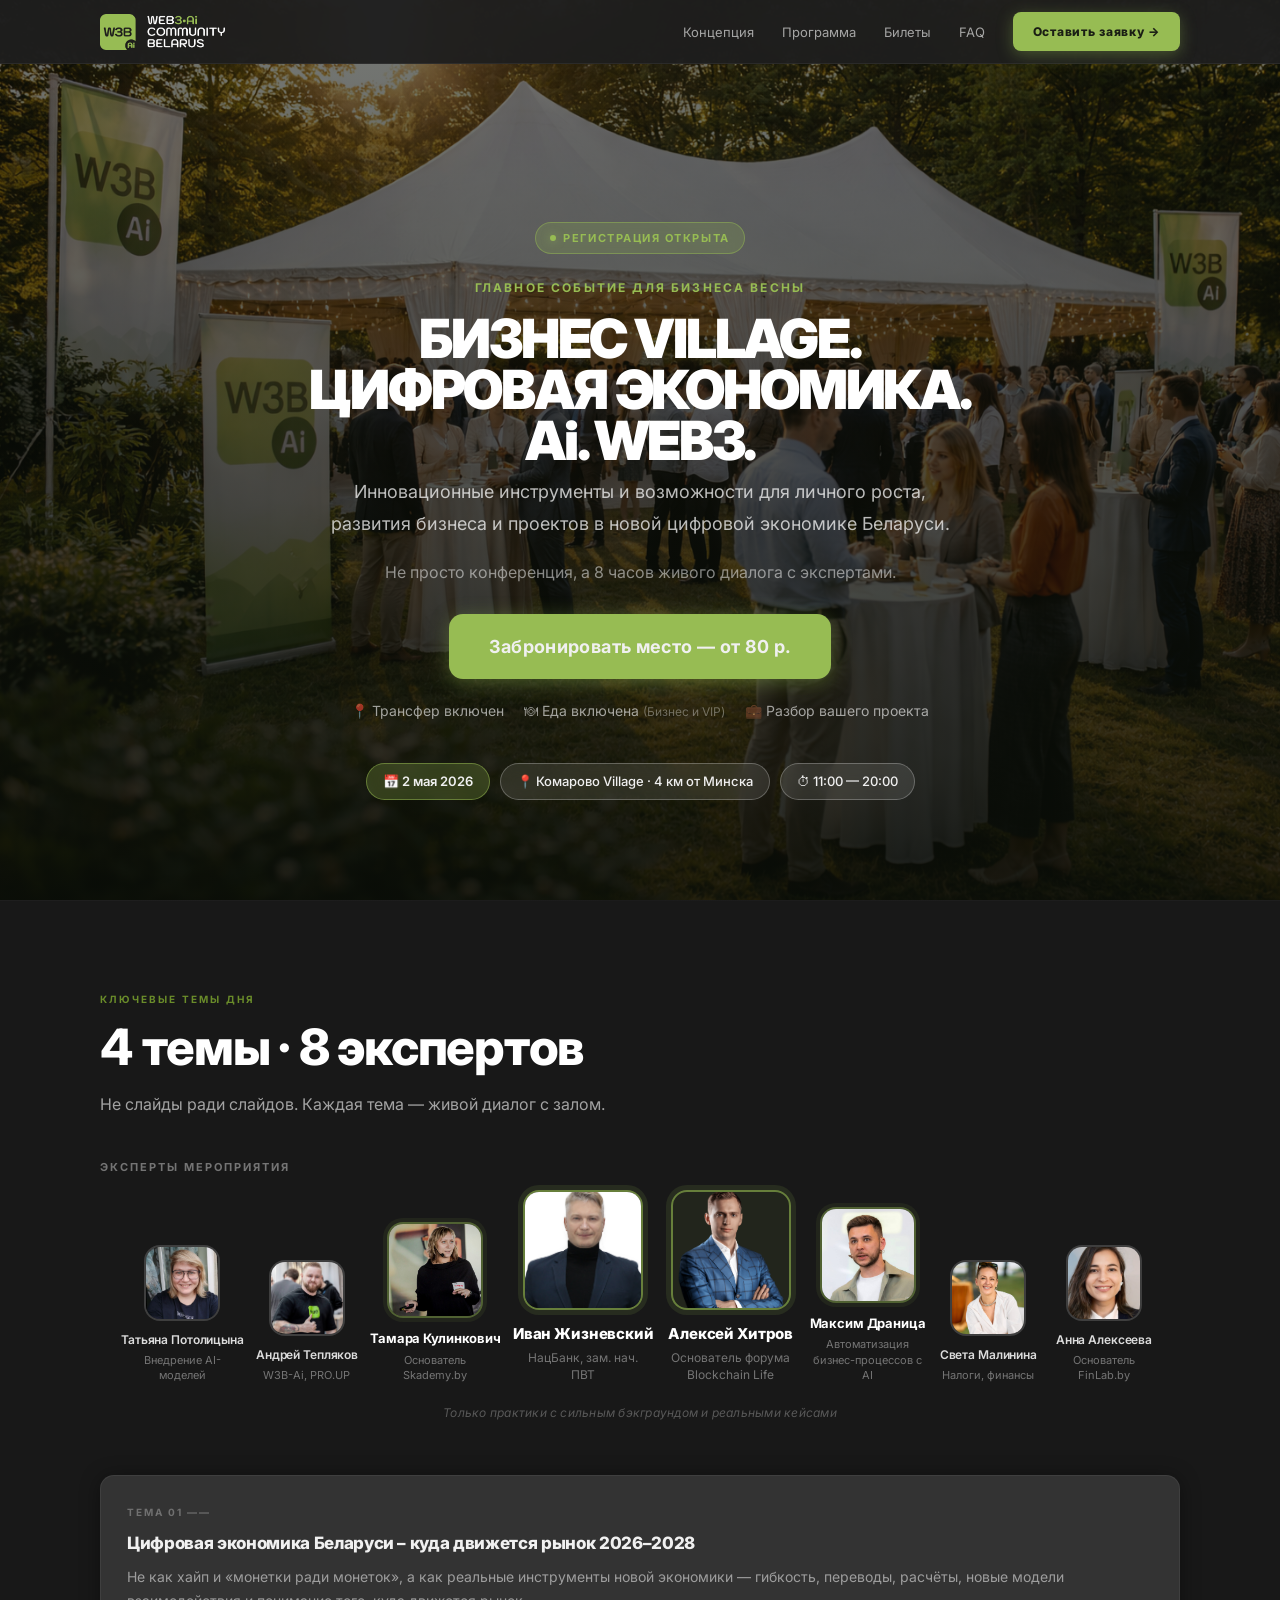
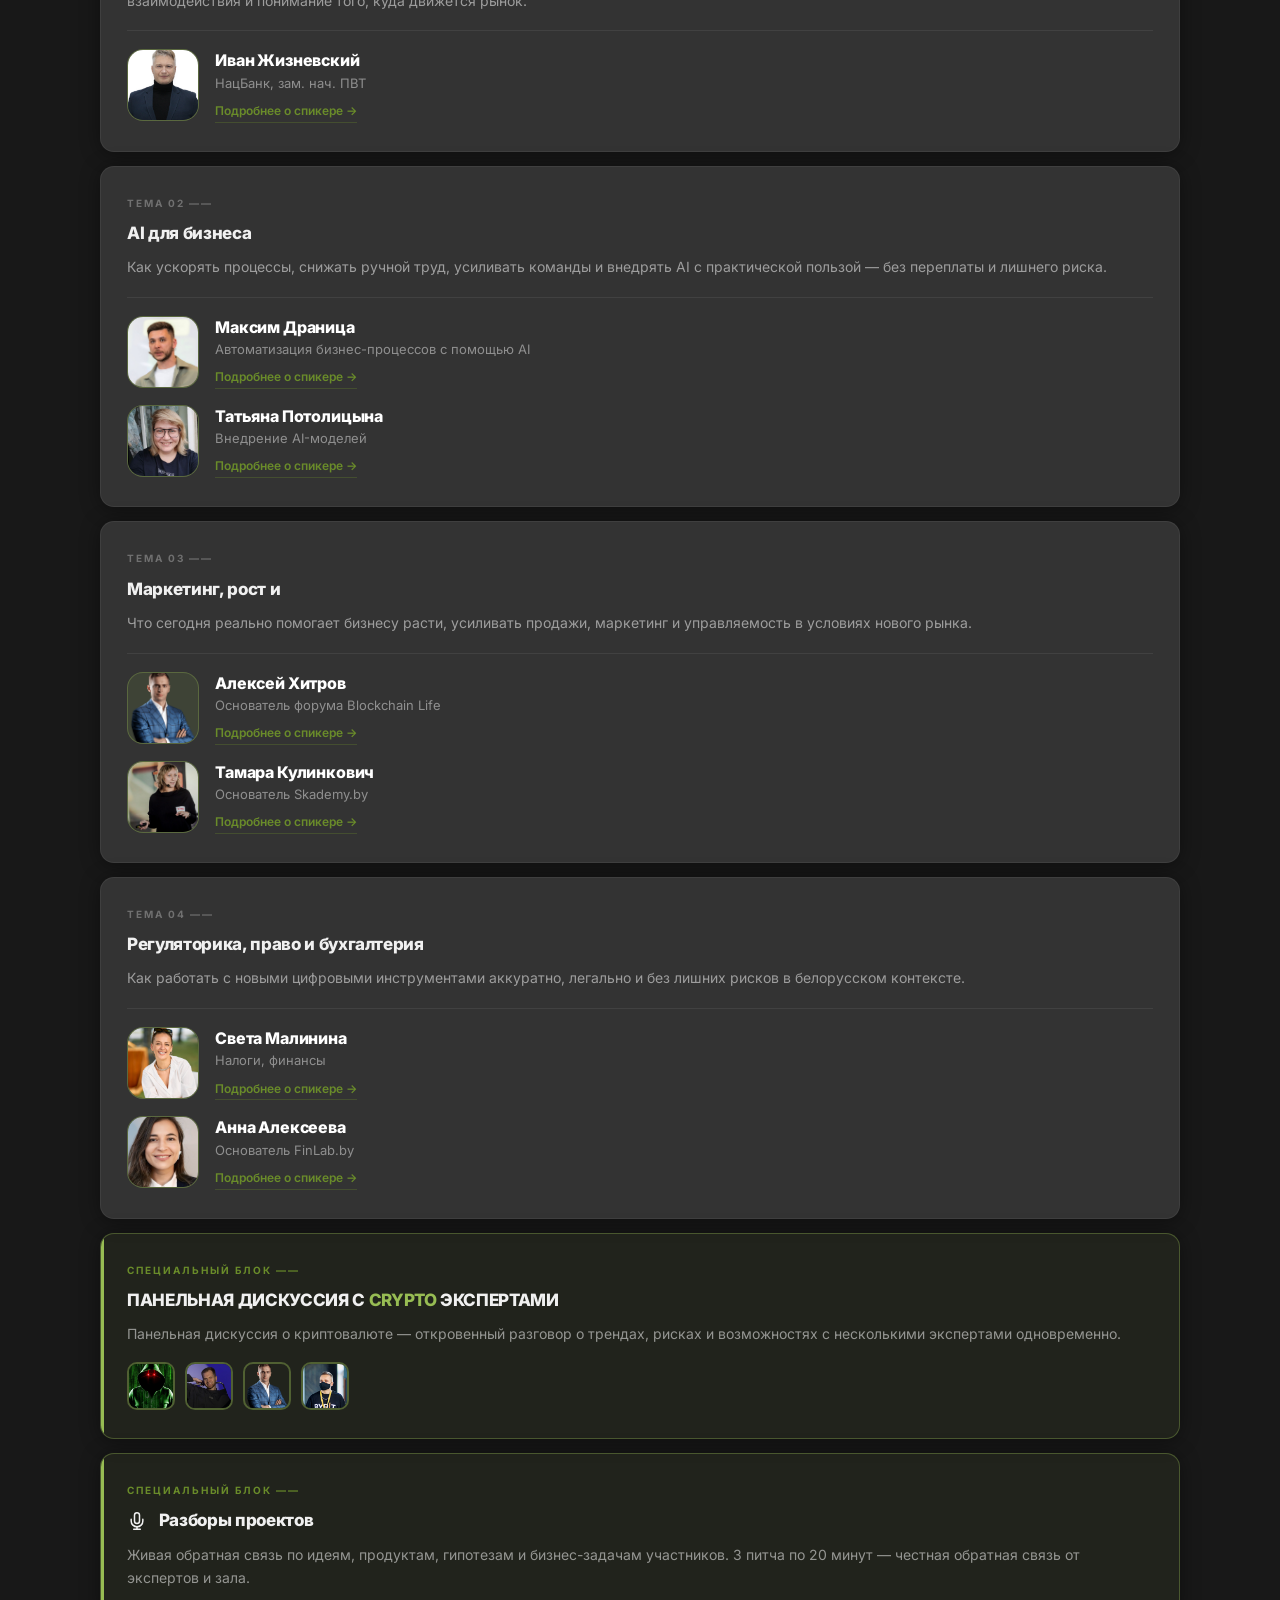
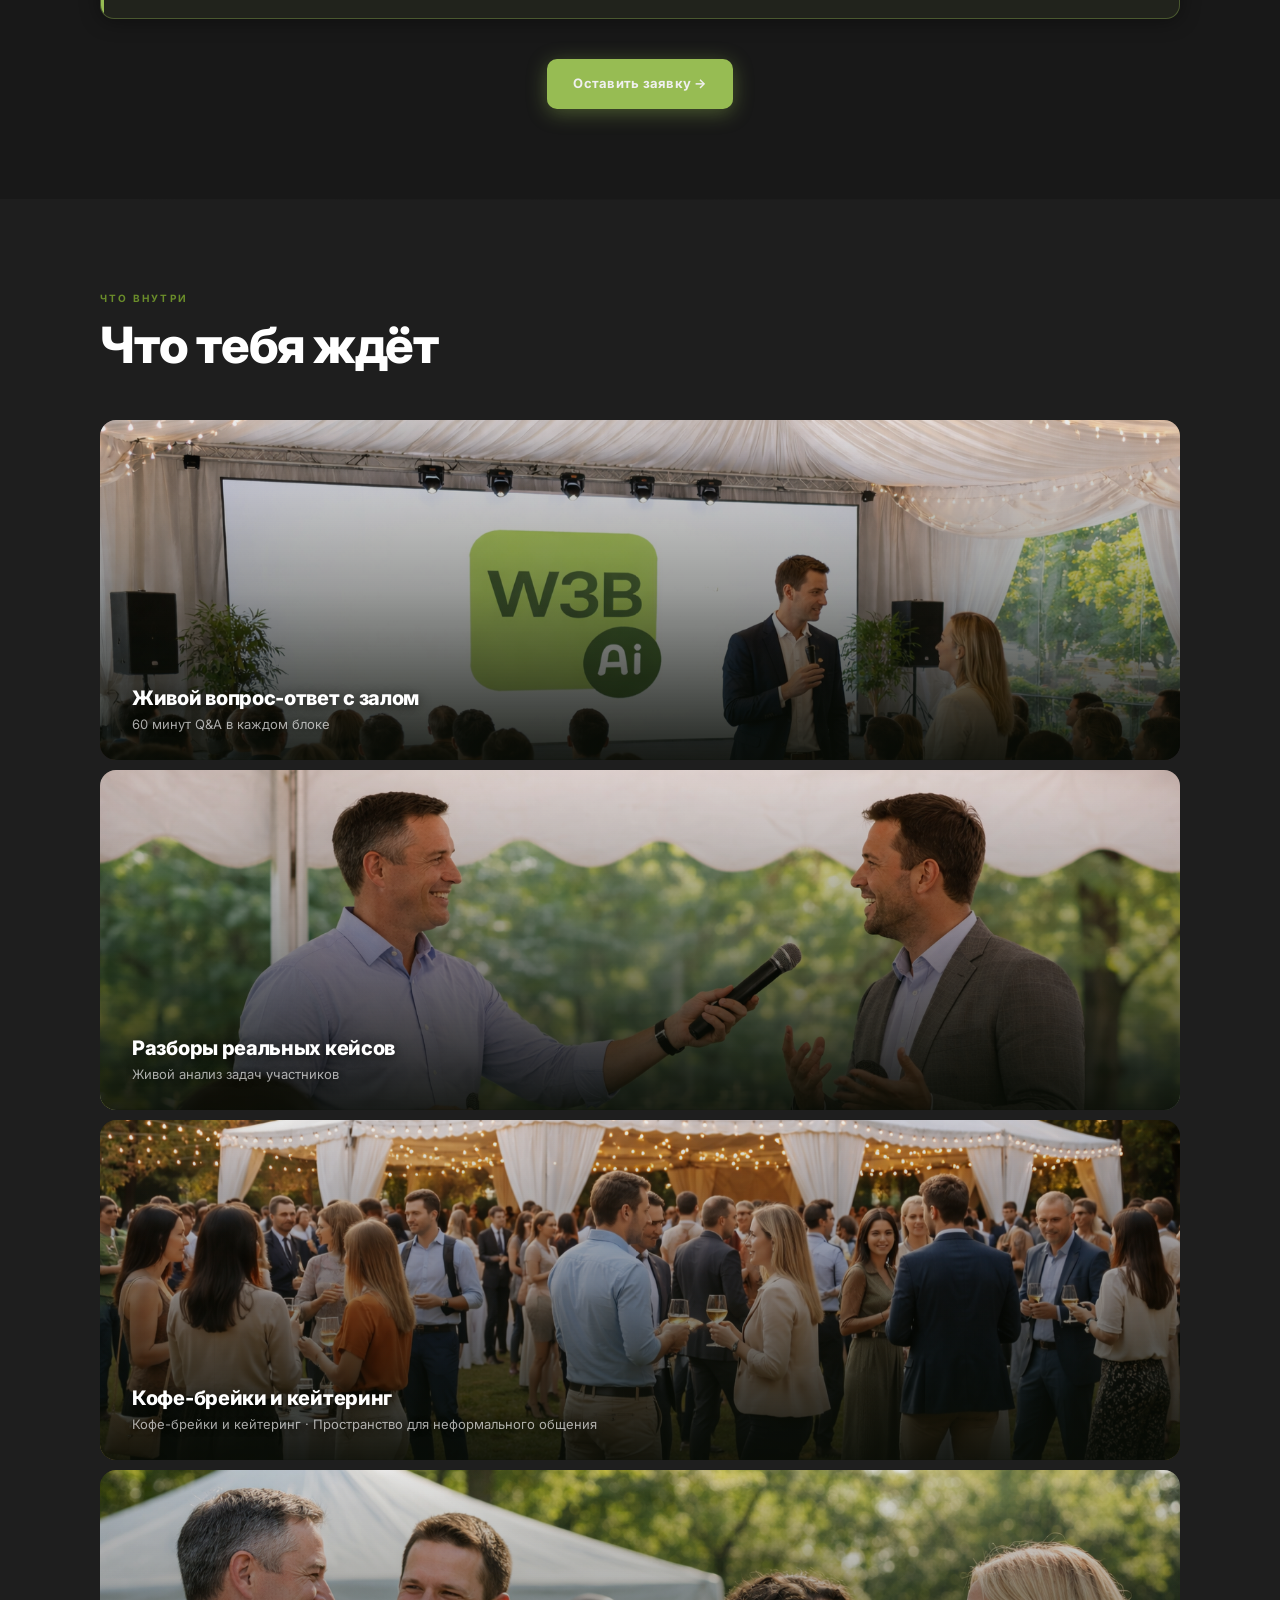
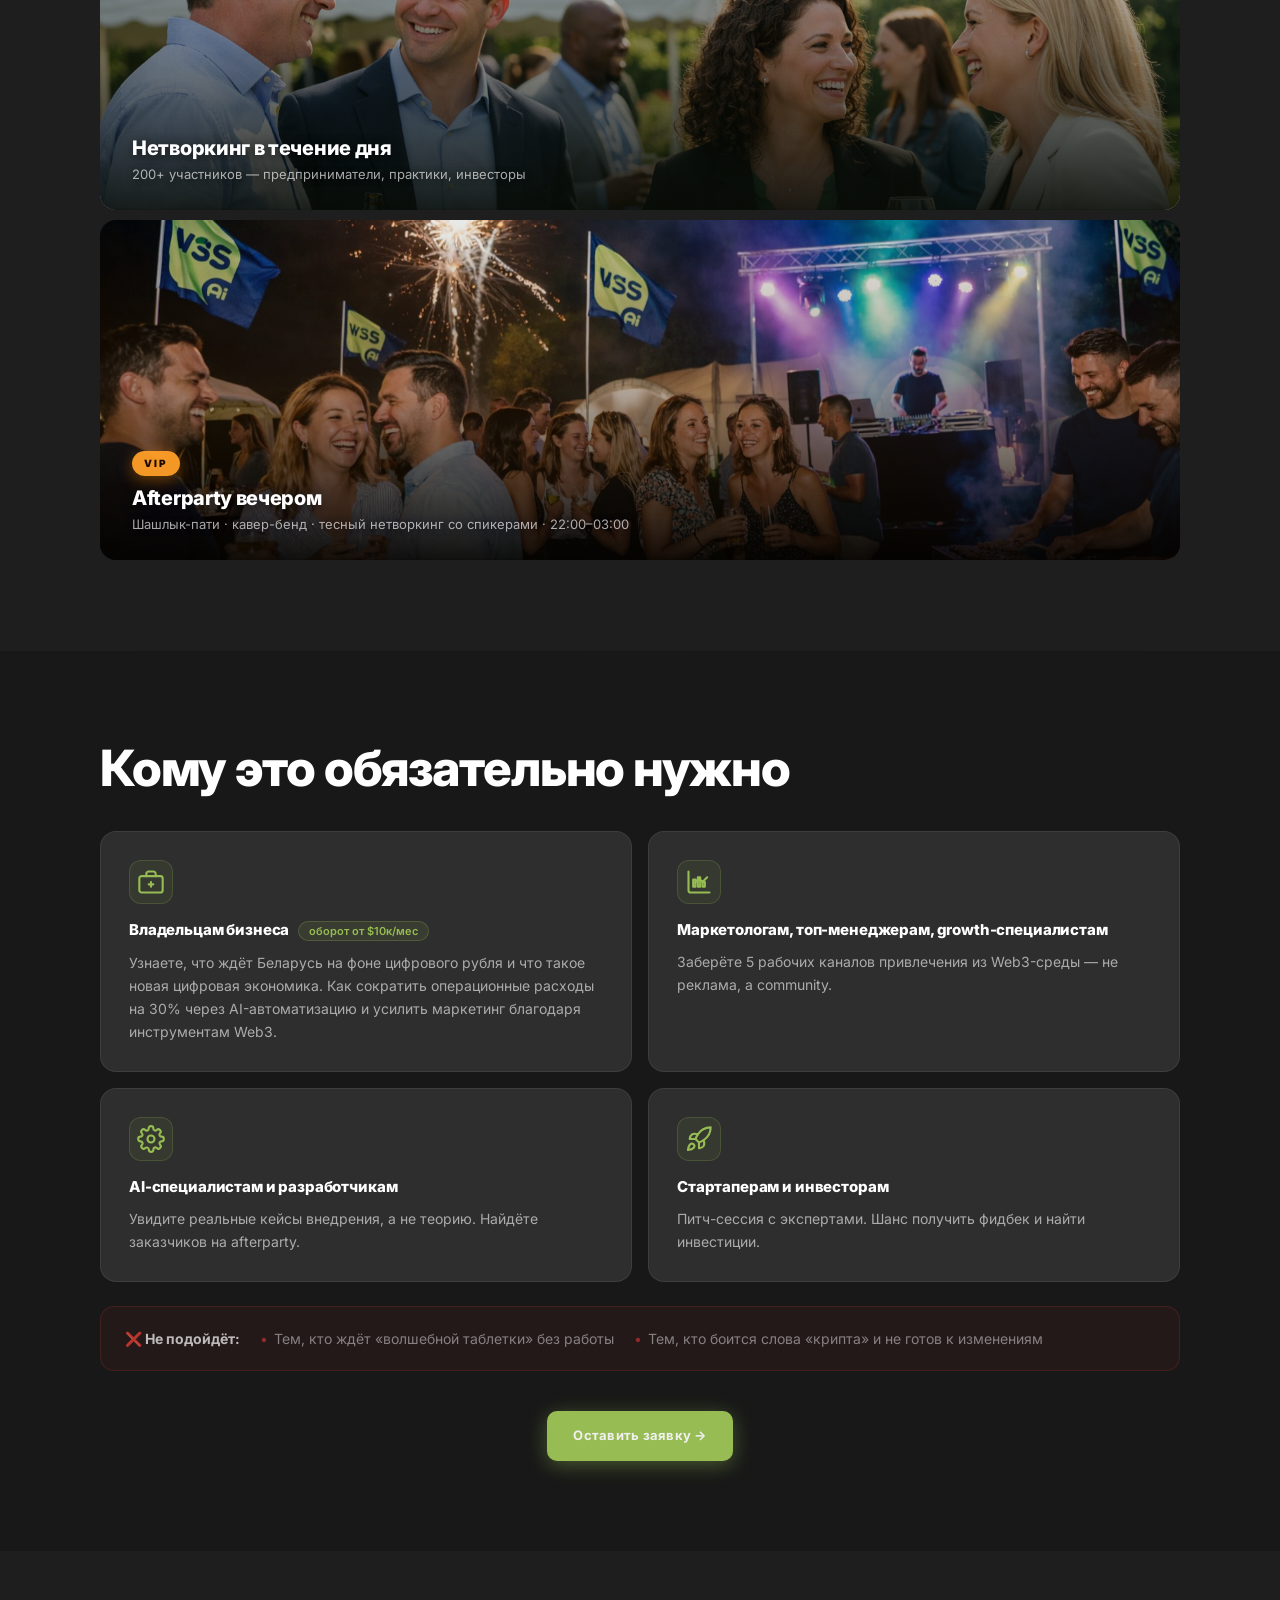
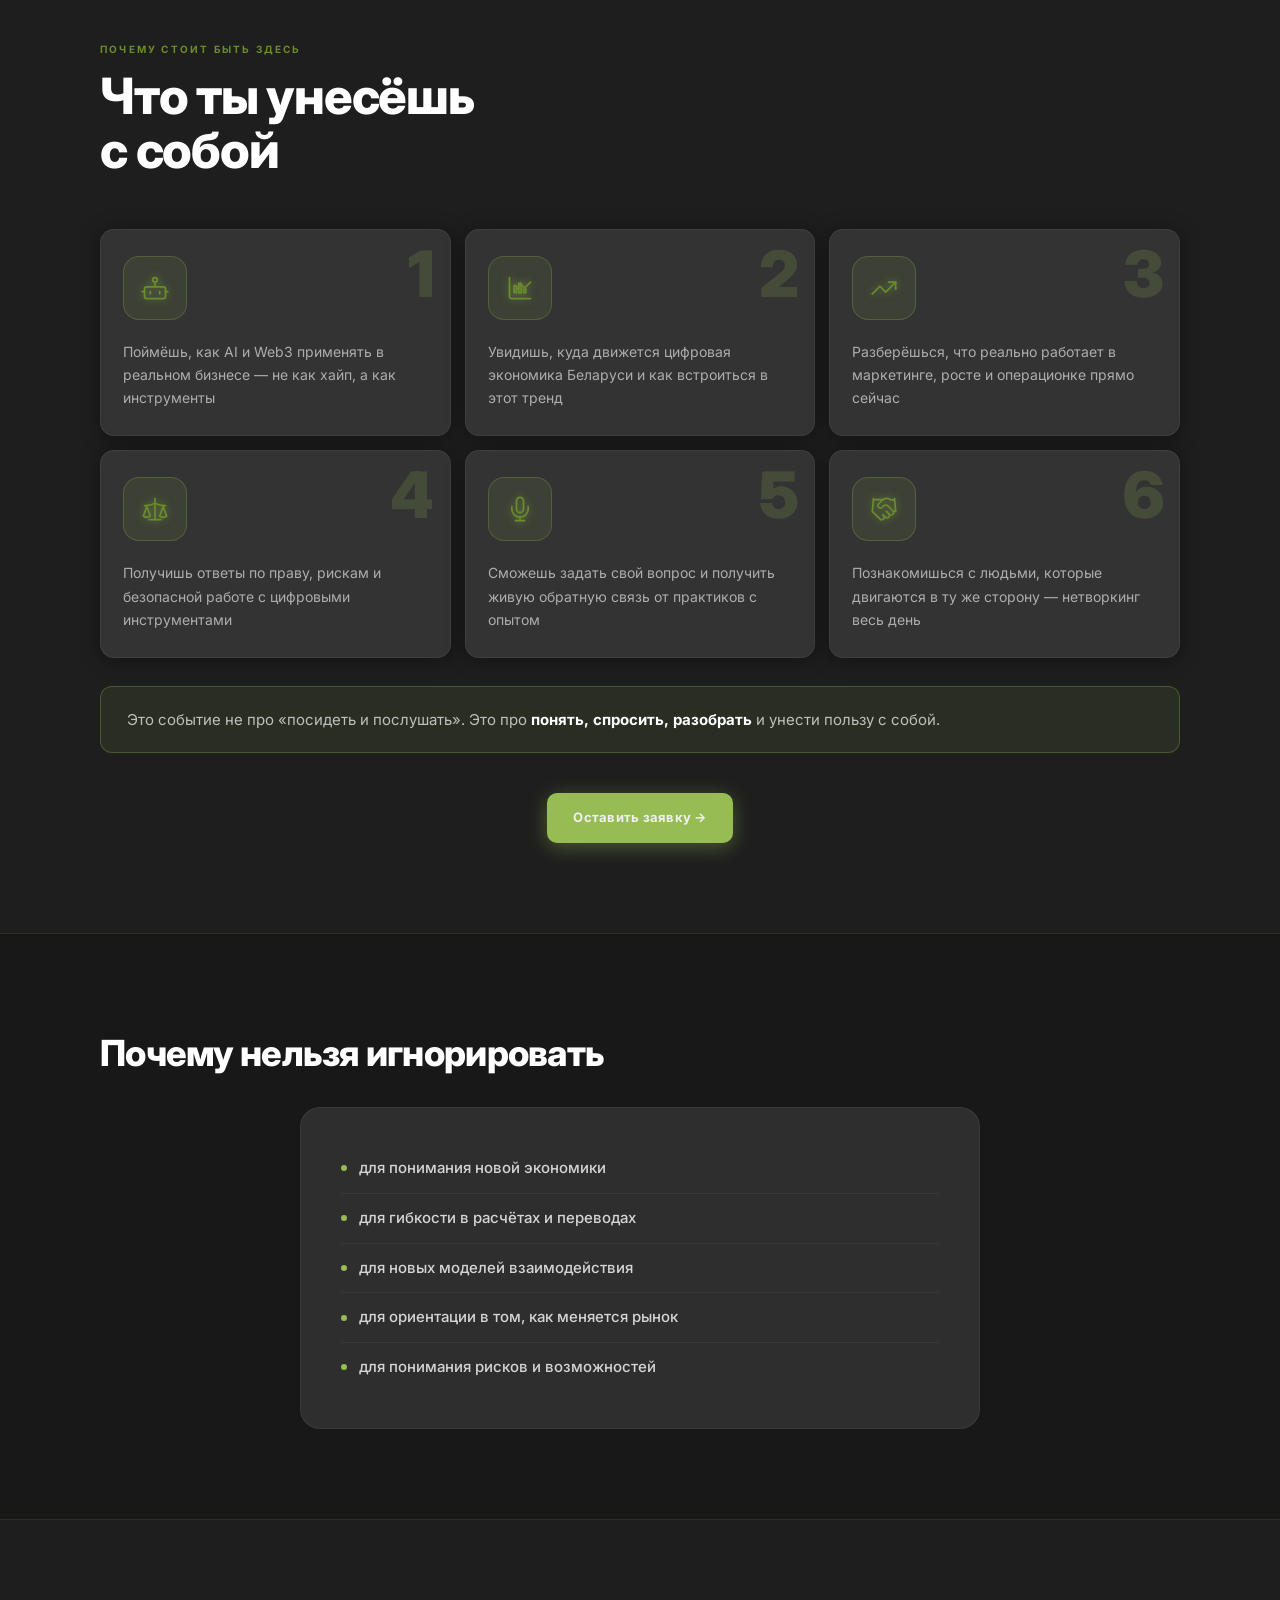
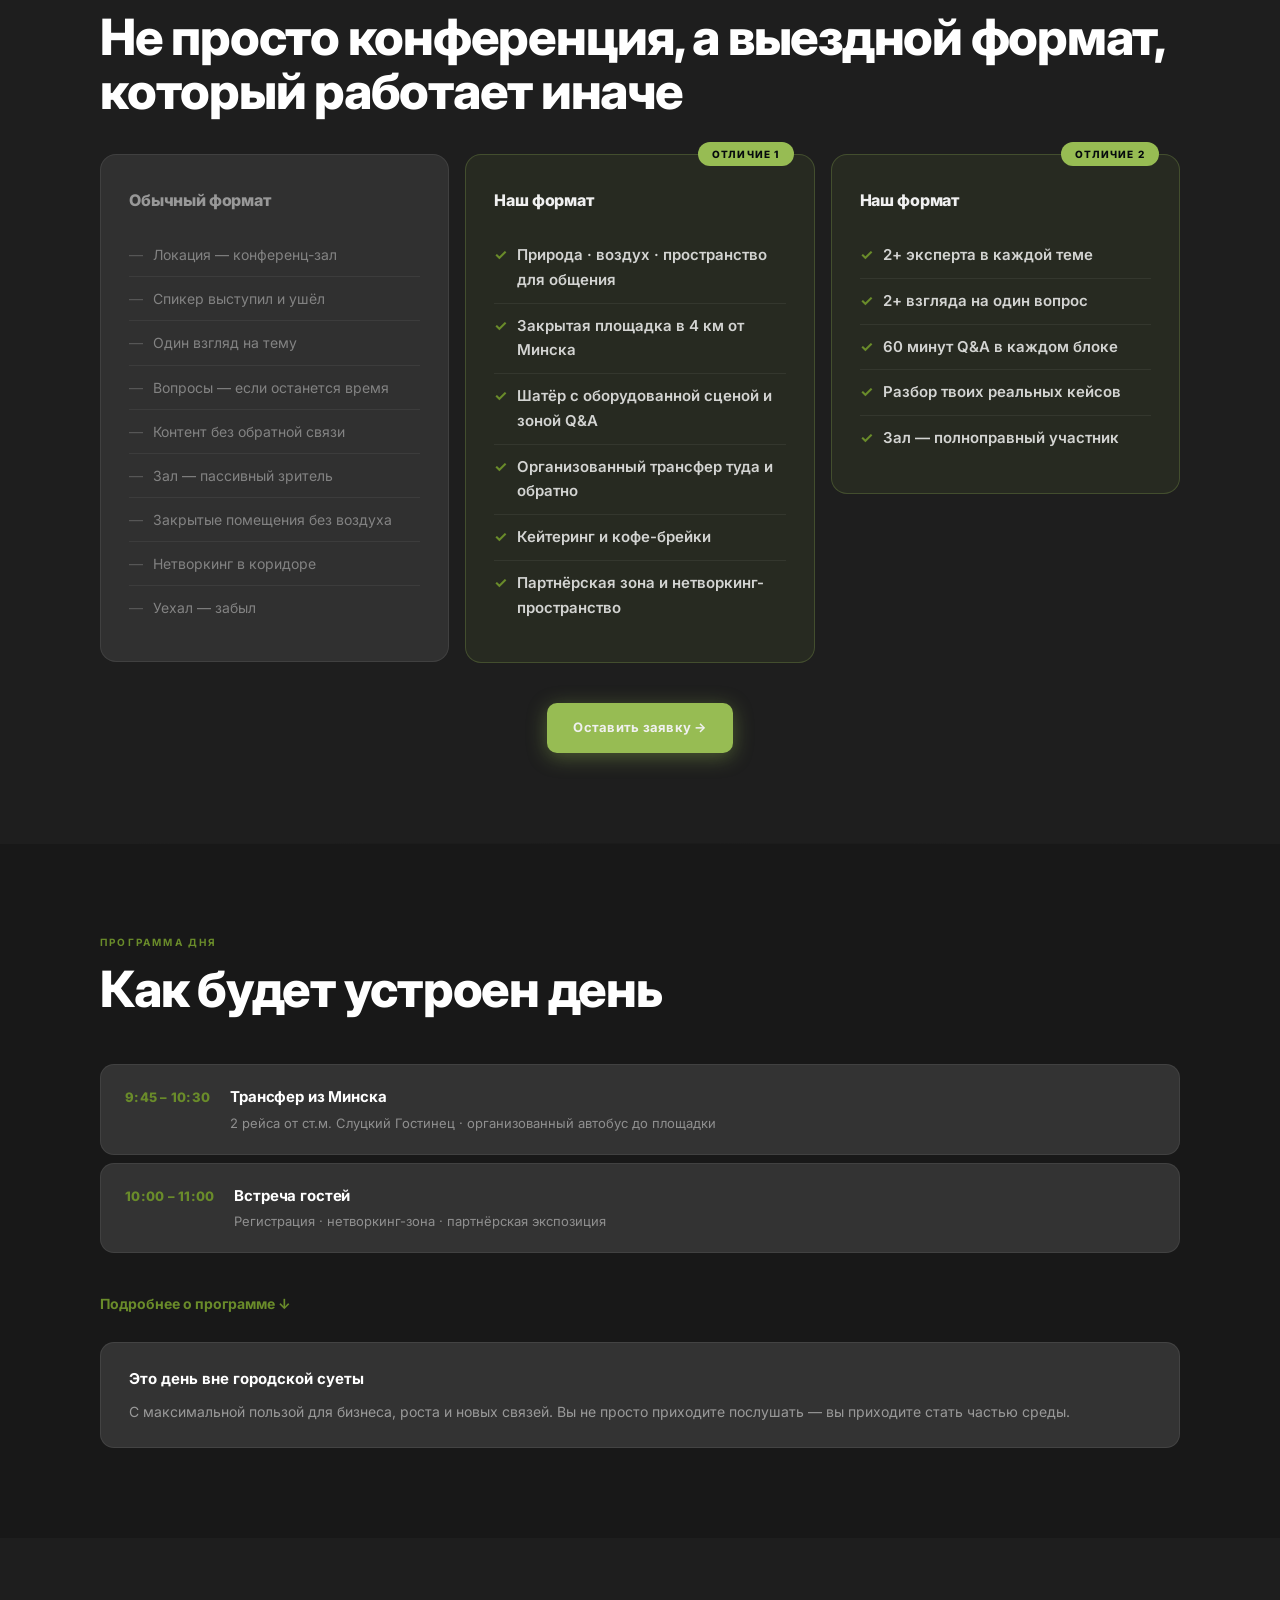
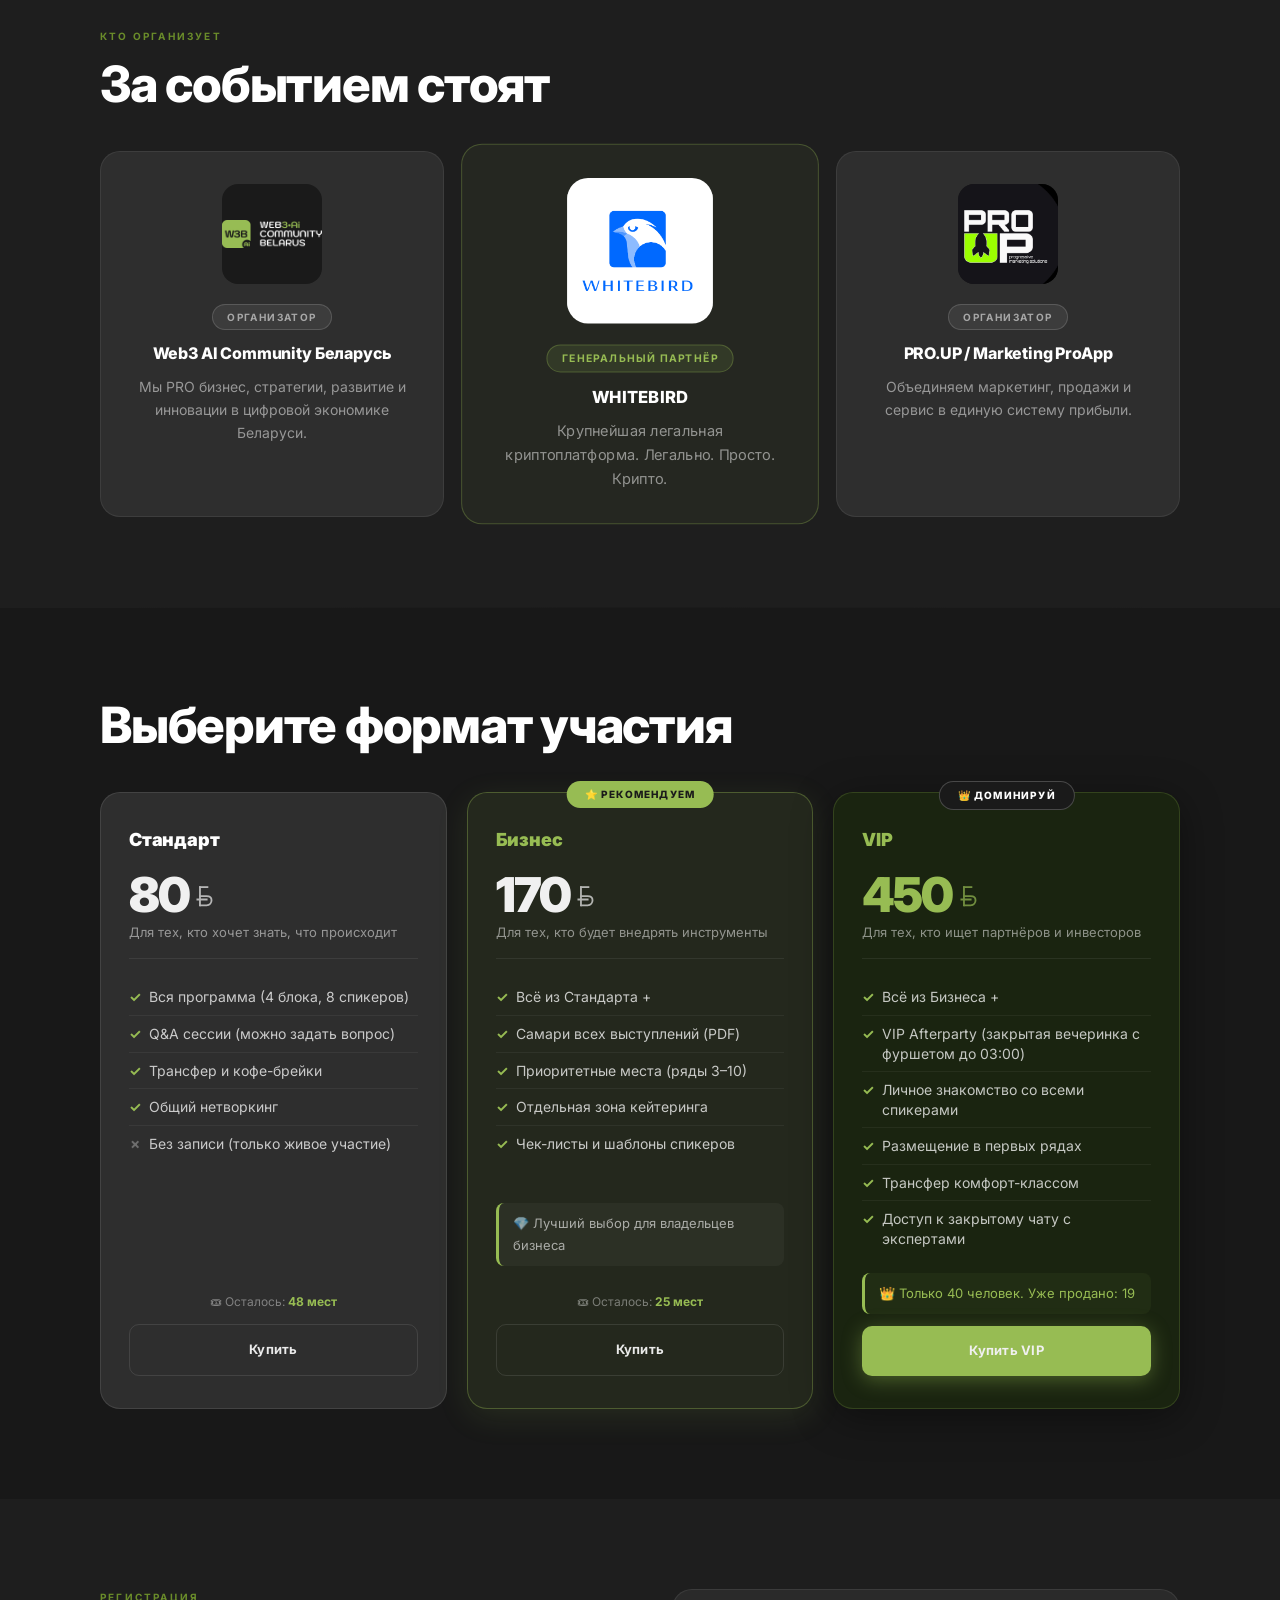
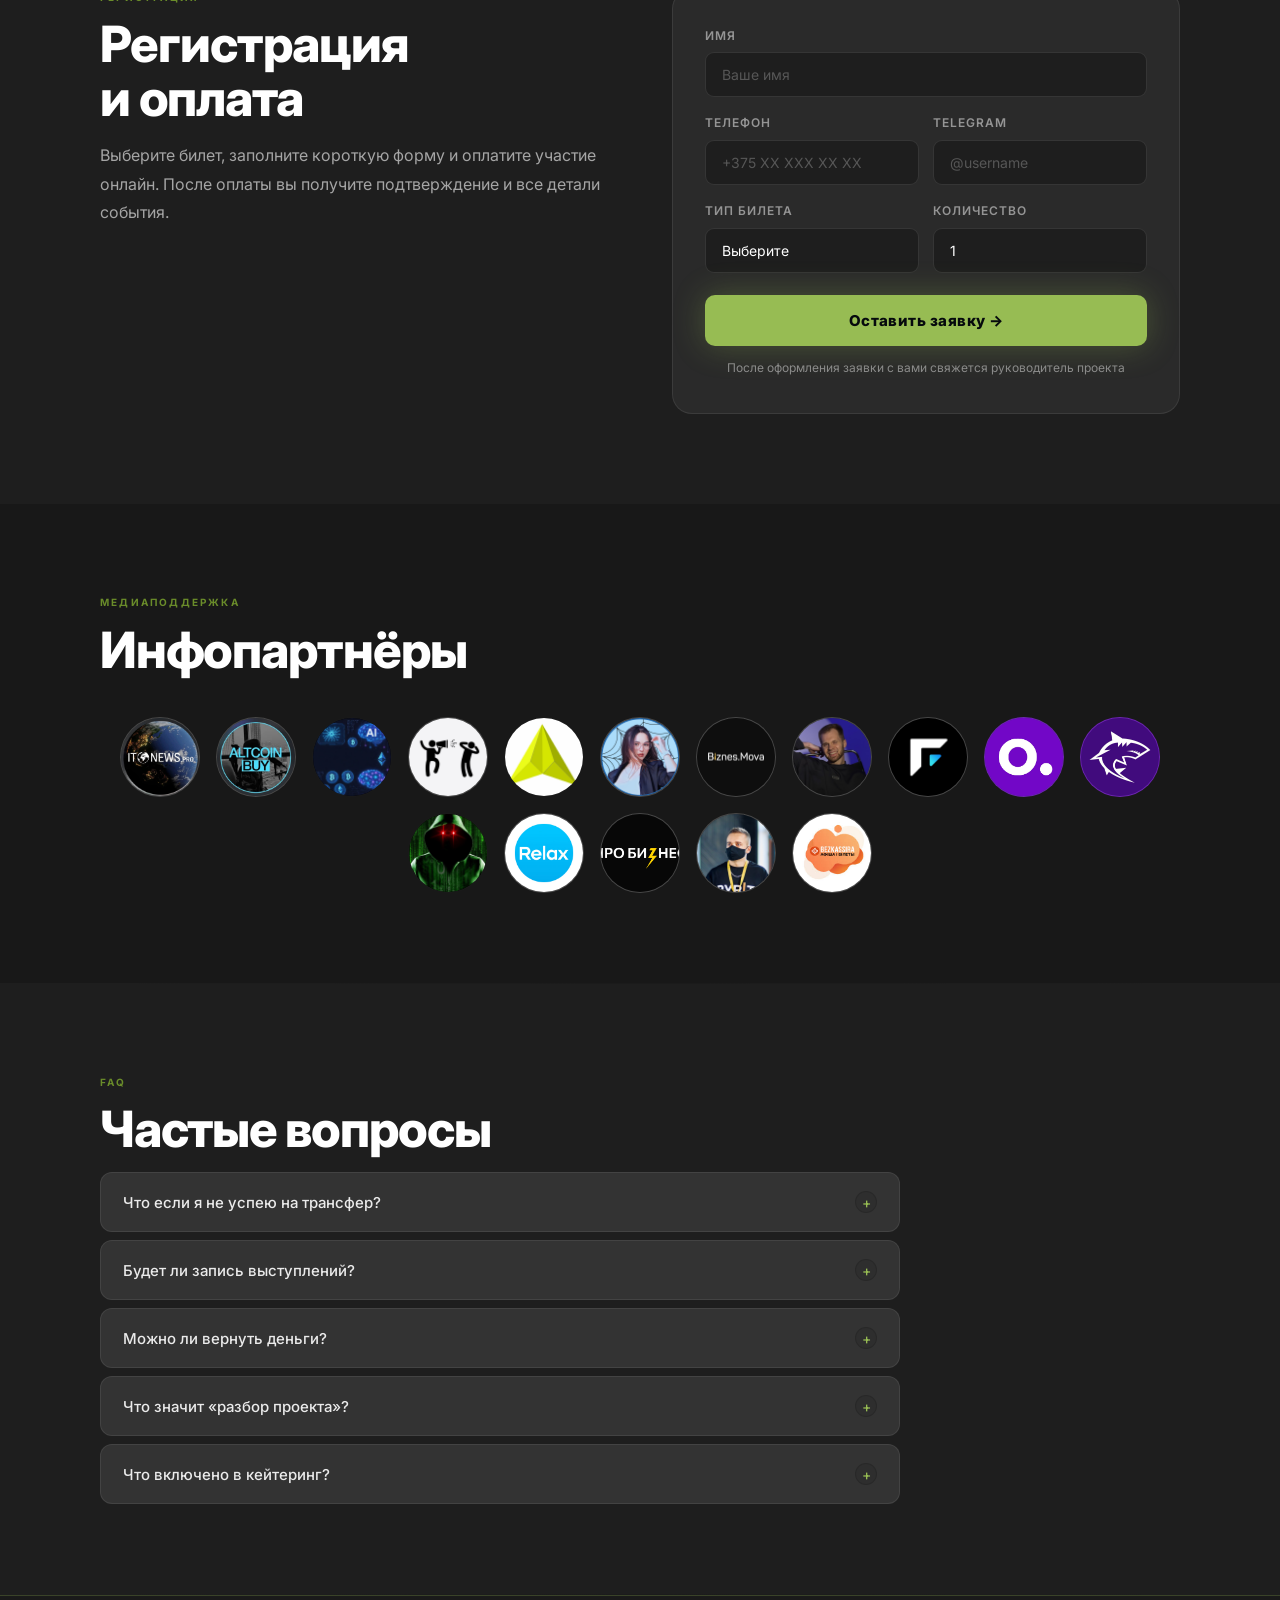
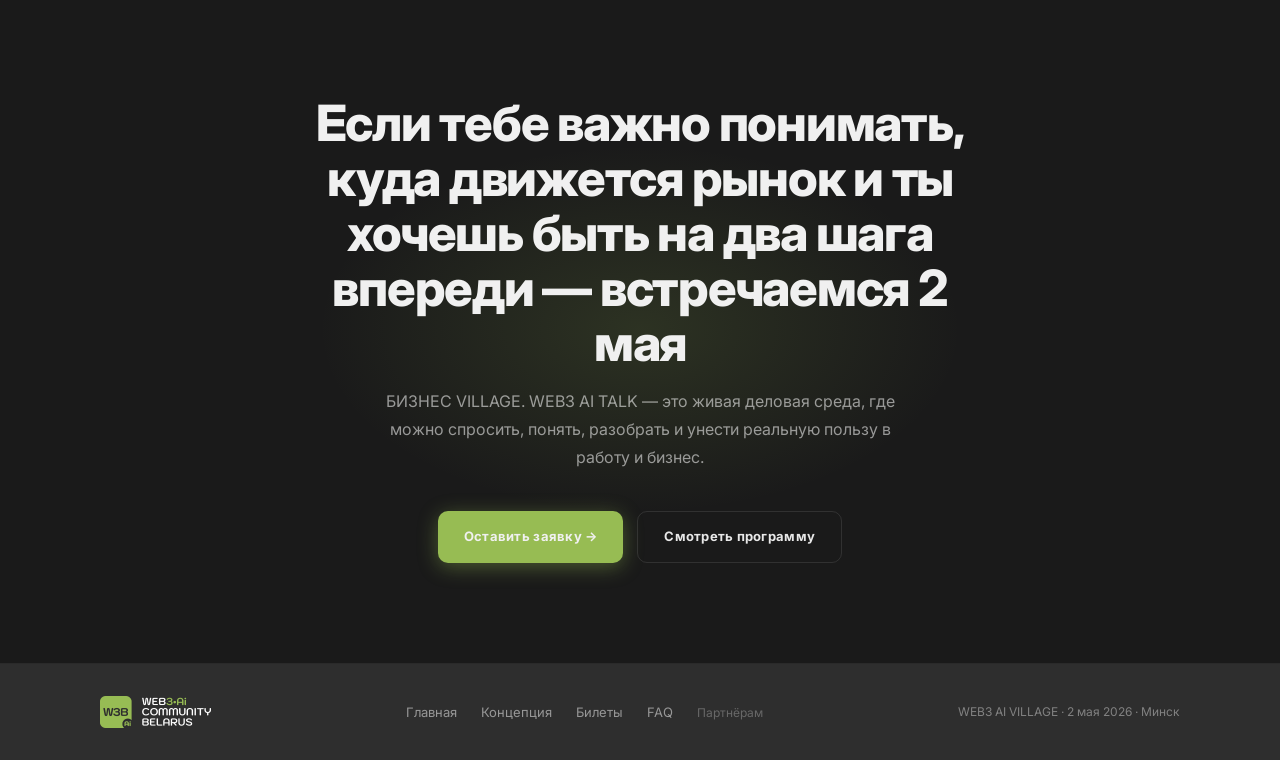
<file: event-web3-village.html>
<!DOCTYPE html>
<html lang="ru">
<head>
<meta charset="UTF-8">
<meta name="viewport" content="width=device-width, initial-scale=1.0">
<title>WEB3 AI VILLAGE. БИЗНЕС TALK — 2 мая 2026, Минск</title>
<meta name="description" content="Выездное деловое событие. Web3, AI, цифровая экономика, маркетинг, регуляторика. 2 мая 2026, Комарово Village, 4 км от Минска. 200+ участников, 8 экспертов.">
<link rel="preconnect" href="https://fonts.googleapis.com">
<link href="https://fonts.googleapis.com/css2?family=Inter:wght@300;400;500;600;700;800;900&display=swap" rel="stylesheet">
<link rel="stylesheet" href="style.css">

<style>

/* ══════════════════════════════════════
   LIGHT THEME OVERRIDES — EVENT PAGE
══════════════════════════════════════ */

.ev-page {
  --bg:          #262626;
  --surface:     #222222;  
  --card:        #2E2E2E;
  --card2:       #333333;
  --border:      rgba(255,255,255,0.07);
  --border2:     rgba(255,255,255,0.1);
  --green:       #97BC53;
  --green-dark:  #4A6318;
  --green-dim:   rgba(151,188,83,0.12);
  --green-line:  rgba(151,188,83,0.35);
  --green-glow:  rgba(151,188,83,0.3);
  --green-btn:   #97BC53;
  --white:       #FFFFFF;
  --muted:       rgba(255,255,255,0.52);
  --muted2:      rgba(255,255,255,0.28);
  --heading:     'Inter', sans-serif;
  --body:        'Inter', sans-serif;
}

/* Чередование фонов секций */
.sec-light { background: #323232; }
.sec-dark { background: #141414; }



body {
  background: #1E1E1E;
  color: #F0F0F0;
  font-family: 'Inter', sans-serif;
}

.nav {
  background: rgba(30,30,30,0.95);
  border-bottom: 1px solid rgba(255,255,255,0.06);
}
.nav-logo { color: #FFFFFF; }
.nav-links a { color: rgba(255,255,255,0.6); }
.nav-links a:hover { color: #FFFFFF; }
.nav-pill {
  background: #97BC53;
  color: #F0F0F0 !important;
  box-shadow: 0 4px 16px rgba(151,188,83,0.35);
}

.divider { background: linear-gradient(90deg, transparent, rgba(0,0,0,0.1), transparent); }

.section { background: transparent; }

.section--dark {
  background: #2E2E2E;
  border-top: 1px solid rgba(255,255,255,0.07);
  border-bottom: 1px solid rgba(0,0,0,0.07);
}

.card {
  background: #333333;
  border: 1px solid rgba(255,255,255,0.06);
  box-shadow: 0 2px 20px rgba(0,0,0,0.4);
}
.card:hover {
  border-color: rgba(151,188,83,0.4);
  box-shadow: 0 4px 20px rgba(0,0,0,0.08);
}

.s-label { color: #6A8C2A; }
.s-title { color: #FFFFFF; }
.s-sub {
  color: rgba(255,255,255,0.6); }

.btn-primary {
  background: #97BC53;
  color: #F0F0F0;
  box-shadow: 0 4px 20px rgba(151,188,83,0.4);
}
.btn-primary:hover { box-shadow: 0 6px 28px rgba(151,188,83,0.55); }
.btn-ghost {
  color: rgba(255,255,255,0.9);
  border-
}
.btn-ghost:hover { border-color: #97BC53;  }

.footer {
  background: #2E2E2E;
  border-top: 1px solid rgba(0,0,0,0.08);
}
.footer-brand { color: rgba(255,255,255,0.7); }
.footer-links a {
  color: rgba(255,255,255,0.5); }
.footer-links a:hover { color: #6A8C2A; }
.footer-copy {
  color: rgba(255,255,255,0.4); }

.faq-item { background: #333333; border-color: rgba(255,255,255,0.08); }
.faq-q {
  color: rgba(255,255,255,0.9); }
.faq-q:hover { color: #6A8C2A; }
.faq-icon { background: #2E2E2E; border-color: rgba(0,0,0,0.12);  }
.faq-item.open .faq-icon { background: rgba(151,188,83,0.15); }
.faq-body-inner { color: rgba(255,255,255,0.6); }

.nav-pill-mobile { display: none; }
@media (max-width: 768px) {
  .nav-pill-mobile {
    display: inline-flex;
    align-items: center;
    background: #97BC53;
    color: #F0F0F0!important;
    font-family: 'Inter', sans-serif;
    font-size: 12px !important;
    font-weight: 800 !important;
    padding: 9px 16px;
    border-radius: 8px;
    text-decoration: none;
    white-space: nowrap;
    box-shadow: 0 2px 12px rgba(151,188,83,0.35);
  }
}

/* ══════════════════════
   EVENT HERO
══════════════════════ */
.ev-hero {
  min-height: 100vh;
  display: flex;
  flex-direction: column;
  justify-content: flex-end;
  padding: calc(var(--nav-h) + 40px) 0 72px;
  position: relative;
  overflow: hidden;
  text-align: center;
  background: #262626;
}
.ev-hero .container {
  display: flex;
  flex-direction: column;
  align-items: center;
}

.ev-hero-bg {
  position: absolute; inset: 0;
  background-image: url('Image13.png');
  background-size: cover;
  background-position: center center;
  background-repeat: no-repeat;
}
.ev-hero-bg::after {
  content: '';
  position: absolute; inset: 0;
  background: linear-gradient(
    180deg,
    rgba(10,14,8,0.55) 0%,
    rgba(10,14,8,0.70) 50%,
    rgba(10,14,8,0.88) 100%
  );
}
.ev-hero-grid { display: none; }

.ev-hero-label {
  font-family: 'Inter', sans-serif;
  font-size: 12px;
  font-weight: 700;
  letter-spacing: 0.18em;
  text-transform: uppercase;
  color: #97BC53;
  margin-bottom: 16px;
  position: relative; z-index: 1;
}
.ev-hero-date-line {
  font-size: 16px;
  font-weight: 600;
  color: rgba(255,255,255,0.6);
  margin: 12px 0 8px;
  position: relative; z-index: 1;
}
.ev-hero-tagline {
  font-size: 16px;
  color: rgba(255,255,255,0.5);
  margin-bottom: 28px;
  position: relative; z-index: 1;
}
.btn-hero-big {
  font-size: 18px !important;
  padding: 18px 40px !important;
  border-radius: 14px !important;
}
.ev-hero-perks {
  display: flex;
  flex-wrap: wrap;
  gap: 20px;
  margin-top: 20px;
  margin-bottom: 8px;
  position: relative; z-index: 1;
}
.ev-perk {
  font-size: 14px;
  color: rgba(255,255,255,0.6);
}
.ev-perk-note {
  font-size: 12px;
  color: rgba(255,255,255,0.35);
  font-weight: 400;
}

.ev-hero-eyebrow {
  display: flex; align-items: center; gap: 12px;
  margin-bottom: 24px;
  position: relative;
}
.ev-live {
  display: inline-flex; align-items: center; gap: 7px;
  background: rgba(151,188,83,0.12);
  border: 1px solid rgba(151,188,83,0.35);
  border-radius: 100px;
  padding: 6px 14px;
  font-size: 11px; font-weight: 700;
  letter-spacing: 0.14em; text-transform: uppercase;
  color: #97BC53;
}
.ev-live-dot {
  width: 6px; height: 6px; border-radius: 50%;
  background: #97BC53; box-shadow: 0 0 8px rgba(151,188,83,0.6);
  animation: pulse 2s ease infinite;
}
@keyframes pulse { 0%,100%{opacity:1} 50%{opacity:0.3} }

.ev-hero .ev-hero-eyebrow { position: relative; z-index: 1; }
.ev-hero .ev-hero-title { color: #FFFFFF; position: relative; z-index: 1; }
.ev-hero .ev-hero-title-2 { color: rgba(255,255,255,0.6); position: relative; z-index: 1; }
.ev-hero .ev-hero-meta { position: relative; z-index: 1; }
.ev-hero .ev-meta-tag {
  background: rgba(255,255,255,0.1);
  border-color: rgba(255,255,255,0.25);
  
  backdrop-filter: blur(8px);
}
.ev-hero .ev-meta-tag.accent {
  background: rgba(151,188,83,0.25);
  border-color: rgba(151,188,83,0.5);
  
}
.ev-hero .ev-hero-sub { color: rgba(255,255,255,0.72); position: relative; z-index: 1; }
.ev-hero .ev-hero-topics { position: relative; z-index: 1; }
.ev-hero .ev-topic {
  background: rgba(255,255,255,0.08);
  border-color: rgba(255,255,255,0.2);
  
  backdrop-filter: blur(8px);
}
.ev-hero .ev-hero-btns { position: relative; z-index: 1; }
.ev-hero .btn-ghost {
  color: #FFFFFF;
  border-
}
.ev-hero .btn-ghost:hover { border-color: #97BC53;  }
.ev-hero .ev-hero-stats {
  background: rgba(255,255,255,0.08);
  border-color: rgba(255,255,255,0.15);
  backdrop-filter: blur(12px);
  position: relative; z-index: 1;
}
.ev-hero .ev-stat { border-color: rgba(255,255,255,0.12); }
.ev-hero .ev-stat-label { color: rgba(255,255,255,0.5); }
.ev-hero .ev-live {
  background: rgba(151,188,83,0.2);
  border-color: rgba(151,188,83,0.45);
  backdrop-filter: blur(8px);
}

.ev-hero-title {
  font-family: 'Inter', sans-serif;
  font-size: clamp(28px, 4.5vw, 54px);
  font-weight: 900;
  line-height: 0.94;
  letter-spacing: -0.04em;
  margin-bottom: 10px;
  position: relative;
}
.ev-hero-title-2 {
  font-family: 'Inter', sans-serif;
  font-size: clamp(22px, 4vw, 52px);
  font-weight: 300;
  color: rgba(255,255,255,0.45);
  letter-spacing: 0.08em;
  margin-bottom: 36px;
  position: relative;
}

.ev-hero-meta {
  display: flex; flex-wrap: wrap; gap: 10px;
  margin-bottom: 28px;
  position: relative;
}
.ev-meta-tag {
  display: inline-flex; align-items: center; gap: 7px;
  background: rgba(0,0,0,0.04);
  border: 1px solid rgba(0,0,0,0.12);
  border-radius: 100px;
  padding: 7px 16px;
  font-size: 13px; font-weight: 500;
}
.ev-meta-tag.accent {
  background: rgba(151,188,83,0.15);
  border-color: rgba(151,188,83,0.4);
  
  font-weight: 600;
}

.ev-hero-sub {
  font-size: clamp(15px, 1.6vw, 18px);
  color: rgba(255,255,255,0.55);
  max-width: 640px;
  line-height: 1.75;
  margin-bottom: 20px;
  position: relative;
}

.ev-hero-topics {
  display: flex; flex-wrap: wrap; gap: 8px;
  margin-bottom: 36px;
  position: relative;
}
.ev-topic {
  font-size: 12px; font-weight: 600;
  color: rgba(255,255,255,0.55);
  background: rgba(151,188,83,0.08);
  border: 1px solid rgba(151,188,83,0.25);
  border-radius: 6px;
  padding: 5px 12px;
}

.ev-hero-btns {
  display: flex; gap: 12px; flex-wrap: wrap;
  position: relative;
}

.ev-hero-stats {
  position: relative;
  display: grid;
  grid-template-columns: repeat(5, auto);
  background: rgba(255,255,255,0.8);
  border: 1px solid rgba(0,0,0,0.1);
  border-radius: 14px;
  overflow: hidden;
  margin-top: 48px;
}
.ev-stat {
  padding: 18px 28px;
  border-right: 1px solid rgba(0,0,0,0.08);
  text-align: center;
}
.ev-stat:last-child { border-right: none; }
.ev-stat-num {
  font-family: 'Inter', sans-serif;
  font-size: 22px; font-weight: 800;
  color: #6A8C2A; display: block;
  letter-spacing: -0.02em;
}
.ev-stat-label { font-size: 11px; color: rgba(255,255,255,0.5); margin-top: 2px; }

/* ══════════════════════
   CONCEPT
══════════════════════ */


.concept-grid {
  display: grid;
  grid-template-columns: 1.2fr 0.8fr;
  gap: 64px;
  align-items: start;
  margin-top: 52px;
}
.concept-blockquote {
  border-left: 3px solid #97BC53;
  padding: 20px 24px;
  background: rgba(151,188,83,0.05);
  border-radius: 0 10px 10px 0;
  margin-bottom: 0;
}
.concept-blockquote p {
  font-size: 16px;
  color: rgba(255,255,255,0.6);
  line-height: 1.8;
  margin-bottom: 14px !important;
}
.concept-blockquote p:last-child { margin-bottom: 0 !important; }
.concept-lead {
  font-family: 'Inter', sans-serif;
  font-size: clamp(18px, 2vw, 22px);
  font-weight: 700;
  color: #FFFFFF;
  line-height: 1.35;
  letter-spacing: -0.015em;
  margin-bottom: 14px !important;
}
.concept-text p strong { color: #FFFFFF; font-weight: 600; }
.concept-scheme {
  display: flex;
  flex-direction: column;
  gap: 10px;
}
.scheme-block {
  display: flex; align-items: center; gap: 14px;
  padding: 18px 20px;
  border-radius: 12px;
}
.scheme-block.center {
  background: rgba(151,188,83,0.15);
  border: 1px solid rgba(151,188,83,0.35);
}
.scheme-icon { font-size: 22px; flex-shrink: 0; }
.scheme-block h4 {
  font-family: 'Inter', sans-serif;
  font-size: 14px; font-weight: 700; margin-bottom: 2px;
}
.scheme-block p { font-size: 12px; color: var(--muted); }
.scheme-arrow {
  text-align: center;
  color: #97BC53; font-size: 20px; opacity: 0.8;
}

.concept-chips {
  display: flex; flex-wrap: wrap; gap: 8px;
  margin-top: 28px;
}
.concept-chip {
  display: flex; align-items: center; gap: 7px;
  padding: 8px 14px;
  background: #FFFFFF;
  border: 1px solid rgba(0,0,0,0.1);
  border-radius: 8px;
  font-size: 13px; color: rgba(255,255,255,0.6);
}
.concept-chip::before {
  content: '→'; color: #97BC53; font-size: 12px;
}

/* ══════════════════════
   WHY BE HERE
══════════════════════ */
.why-grid {
  display: grid;
  grid-template-columns: repeat(3, 1fr);
  gap: 14px;
  margin-top: 52px;
}
.why-card {
  padding: 26px 22px;
  border-radius: var(--radius);
  position: relative;
  overflow: hidden;
}
.why-card:hover { transform: translateY(-3px); }
.why-num {
  position: absolute;
  top: 12px;
  right: 18px;
  font-family: 'Inter', sans-serif;
  font-size: 64px;
  font-weight: 900;
  color: rgba(151,188,83,0.18);
  line-height: 1;
  letter-spacing: -0.04em;
  pointer-events: none;
  user-select: none;
}
.why-icon {
  display: inline-flex;
  align-items: center;
  justify-content: center;
  width: 64px;
  height: 64px;
  border-radius: 16px;
  background: rgba(151,188,83,0.1);
  border: 1px solid rgba(151,188,83,0.25);
  margin-bottom: 20px;
  flex-shrink: 0;
}
.why-icon svg {
  width: 28px;
  height: 28px;
  color: #6A8C2A;
  filter: drop-shadow(0 0 4px rgba(151,188,83,0.5));
}
.why-card p { font-size: 14px; color: rgba(255,255,255,0.6); line-height: 1.65; }
.why-note {
  color: rgba(255,255,255,0.7);
  margin-top: 28px;
  padding: 20px 26px;
  background: rgba(151,188,83,0.1);
  border: 1px solid rgba(151,188,83,0.3);
  border-radius: 12px;
  font-size: 15px;  line-height: 1.7;
}
.why-note strong { color: #FFFFFF; }

/* ══════════════════════
   FOR WHOM
══════════════════════ */
.ev-fw-grid {
  display: grid;
  grid-template-columns: repeat(2, 1fr);
  gap: 14px;
  margin-top: 52px;
}
.ev-fw-card {
  padding: 30px 26px;
  border-radius: var(--radius);
}
.ev-fw-card h3 {
  font-family: 'Inter', sans-serif;
  font-size: 16px; font-weight: 800;
  margin-bottom: 10px; letter-spacing: -0.01em;
}
.ev-fw-card p { font-size: 14px; color: rgba(255,255,255,0.6); line-height: 1.65; }
.ev-fw-note {
  color: rgba(255,255,255,0.6);
  margin-top: 24px;
  font-size: 15px; 
  font-style: normal;
}

/* ══════════════════════════════════════
   INSIDE PHOTO GRID — вертикальный стек
══════════════════════════════════════ */
.inside-photo-grid {
  display: flex;
  flex-direction: column;
  gap: 10px;
  margin-top: 48px;
}

.iphoto-wide { /* оставляем класс, но теперь все одинаковые */ }

.iphoto-card {
  position: relative;
  border-radius: 16px;
  overflow: hidden;
  cursor: default;
  height: 340px;
  width: 100%;
  transition: transform 0.35s cubic-bezier(0.22,1,0.36,1);
}
.iphoto-card:hover { transform: scale(1.012); }

.iphoto-bg {
  position: absolute;
  inset: 0;
  background-size: cover;
  background-position: center;
  background-repeat: no-repeat;
  transition: transform 0.5s cubic-bezier(0.22,1,0.36,1);
  will-change: transform;
}
.iphoto-card:hover .iphoto-bg { transform: scale(1.05); }

.iphoto-overlay {
  position: absolute;
  inset: 0;
  background: linear-gradient(
    to top,
    rgba(8,12,6,0.90) 0%,
    rgba(8,12,6,0.40) 50%,
    rgba(8,12,6,0.08) 100%
  );
  transition: opacity 0.3s;
}
.iphoto-card:hover .iphoto-overlay { opacity: 0.95; }

.iphoto-overlay--gold {
  background: linear-gradient(
    to top,
    rgba(5,3,0,0.93) 0%,
    rgba(60,30,0,0.40) 50%,
    rgba(8,12,6,0.08) 100%
  );
}

/* Зелёная черта слева */
.iphoto-card::before {
  content: '';
  position: absolute;
  left: 0; top: 0; bottom: 0;
  width: 3px;
  background: #97BC53;
  z-index: 4;
  opacity: 0;
  transition: opacity 0.3s;
}
.iphoto-card:hover::before { opacity: 1; }
.iphoto-afterparty::before { background: #FFB830; }

.iphoto-content {
  position: absolute;
  inset: 0;
  display: flex;
  flex-direction: column;
  justify-content: flex-end;
  padding: 26px 32px;
  z-index: 2;
}

.iphoto-icon { display: none; } /* убираем эмодзи */

.iphoto-num {
  font-family: 'Inter', sans-serif;
  font-size: 64px;
  font-weight: 900;
  color: #97BC53;
  line-height: 0.9;
  letter-spacing: -0.04em;
  text-shadow: 0 4px 24px rgba(0,0,0,0.6);
  margin-bottom: 4px;
}

.iphoto-title {
  font-family: 'Inter', sans-serif;
  font-size: 20px;
  font-weight: 800;
  color: #FFFFFF;
  line-height: 1.2;
  letter-spacing: -0.015em;
  text-shadow: 0 2px 12px rgba(0,0,0,0.7);
  margin-bottom: 5px;
}

.iphoto-sub {
  font-size: 13px;
  color: rgba(255,255,255,0.65);
  line-height: 1.5;
  text-shadow: 0 1px 6px rgba(0,0,0,0.6);
  max-width: 600px;
}

.iphoto-badge-vip {
  display: inline-flex;
  align-items: center;
  background: rgba(255,160,40,0.95);
  color: #1A0A00;
  font-family: 'Inter', sans-serif;
  font-size: 10px;
  font-weight: 900;
  letter-spacing: 0.2em;
  text-transform: uppercase;
  padding: 4px 12px;
  border-radius: 100px;
  margin-bottom: 10px;
  width: fit-content;
  box-shadow: 0 4px 16px rgba(255,140,0,0.4);
}

.iphoto-card::after {
  content: '';
  position: absolute;
  inset: 0;
  border-radius: 16px;
  border: 1.5px solid transparent;
  transition: border-color 0.3s;
  pointer-events: none;
  z-index: 3;
}
.iphoto-card:hover::after {
  border-color: rgba(151,188,83,0.4);
}
.iphoto-afterparty:hover::after {
  border-color: rgba(255,160,40,0.4);
}

/* ══════════════════════
   TOPICS
══════════════════════ */
.topics-grid {
  display: grid;
  grid-template-columns: 1fr;
  grid-auto-rows: auto;
  gap: 14px;
  margin-top: 52px;
}
.topics-grid .topic-card:first-child { grid-column: auto; }
.topic-card {
  padding: 28px 26px;
  border-radius: var(--radius);
  position: relative; overflow: hidden;
  display: flex;
  flex-direction: column;
  width: 100%;
}
.topic-card:hover { border-color: var(--border2) !important; }
.topic-num {
  font-family: 'Inter', sans-serif;
  font-size: 10px; font-weight: 700;
  letter-spacing: 0.2em; color: rgba(255,255,255,0.3);
  margin-bottom: 8px;
}
.topic-card h3 {
  font-family: 'Inter', sans-serif;
  font-size: 17px; font-weight: 800;
  margin-bottom: 8px; letter-spacing: -0.02em;
}
.topic-card p { font-size: 14px; color: var(--muted); line-height: 1.7; }

/* ══════════════════════
   DIGITAL ECO BLOCK
══════════════════════ */
.digital-section {
  background: #222222;
  border-top: 1px solid rgba(151,188,83,0.15);
  border-bottom: 1px solid rgba(151,188,83,0.15);
}
.digital-title {
  font-family: 'Inter', sans-serif;
  font-size: clamp(24px, 3vw, 36px);
  font-weight: 800;
  color: #FFFFFF;
  letter-spacing: -0.02em;
  margin-bottom: 24px;
}
.digital-right {
  background: #2E2E2E;
  border: 1px solid rgba(255,255,255,0.06);
  border-radius: 20px;
  padding: 36px 40px;
  max-width: 680px;
  margin: 0 auto;
}
.digital-lead {
  color: rgba(255,255,255,0.65);
  font-size: 16px;
  line-height: 1.75;
  margin-bottom: 24px;
  padding-bottom: 24px;
  border-bottom: 1px solid rgba(255,255,255,0.06);
}
.digital-li-label {
  color: rgba(255,255,255,0.35);
  font-family: 'Inter', sans-serif;
  font-size: 11px;
  font-weight: 700;
  letter-spacing: 0.12em;
  text-transform: uppercase;
  margin-bottom: 16px;
}
.digital-list {
  display: flex;
  flex-direction: column;
  gap: 0;
}
.digital-li {
  color: rgba(255,255,255,0.8);
  display: flex;
  align-items: center;
  gap: 12px;
  font-size: 15px;
  font-weight: 500;
  padding: 12px 0;
  border-bottom: 1px solid rgba(255,255,255,0.05);
}
.digital-li:last-child { border-bottom: none; }
.digital-li::before {
  content: '';
  width: 6px;
  height: 6px;
  border-radius: 16px;
  background: #97BC53;
  flex-shrink: 0;
}

/* ══════════════════════
   FORMAT ADVANTAGE
══════════════════════ */
.adv-grid {
  display: grid;
  grid-template-columns: 1fr 1fr 1fr;
  gap: 16px;
  align-items: start;
  margin-top: 36px;
}
.adv-col.us .adv-item {
  color: rgba(255,255,255,0.85);
  font-weight: 600;
  font-size: 15px;
}
.adv-col {
  padding: 32px 28px;
  border-radius: var(--radius);
}
.adv-col.them {
  background: #303030;
  border: 1px solid rgba(255,255,255,0.08);
  border-radius: 16px;
}
.adv-col.us {
  background: rgba(151,188,83,0.08);
  border: 1px solid rgba(151,188,83,0.25);
  border-radius: 16px;
  position: relative;
}
.adv-badge {
  position: absolute;
  top: -13px; right: 20px;
  background: var(--green);
  color: #060A0D;
  font-family: 'Inter', sans-serif;
  font-size: 10px; font-weight: 800;
  letter-spacing: 0.12em; text-transform: uppercase;
  padding: 4px 14px;
  border-radius: 100px;
}
.adv-col h3 {
  font-family: 'Inter', sans-serif;
  font-size: 16px; font-weight: 800;
  margin-bottom: 20px; letter-spacing: -0.01em;
}
.adv-col.them h3 { color: rgba(255,255,255,0.5); }
.adv-col.us h3 { color: #F0F0F0; }
.adv-item {
  display: flex; align-items: flex-start; gap: 10px;
  padding: 10px 0;
  border-bottom: 1px solid rgba(255,255,255,0.06);
  font-size: 14px;
}
.adv-item:last-child { border-bottom: none; }
.adv-col.them .adv-item { color: rgba(255,255,255,0.4); }
.adv-col.them .adv-item::before { content: '—'; color: rgba(255,255,255,0.2); flex-shrink: 0; }
.adv-col.us .adv-item { color: rgba(255,255,255,0.8); }
.adv-col.us .adv-item::before { content: '✓'; color: #6A8C2A; font-weight: 700; flex-shrink: 0; }

/* ══════════════════════
   TIMELINE
══════════════════════ */
.timeline {
  display: flex;
  flex-direction: column;
  gap: 0;
  margin-top: 52px;
  max-width: 680px;
  position: relative;
}
.timeline::before {
  content: '';
  position: absolute;
  left: 22px; top: 22px; bottom: 22px; width: 1px;
  background: linear-gradient(180deg, rgba(151,188,83,0.4), rgba(0,0,0,0.1), rgba(151,188,83,0.4));
}
.tl-item {
  display: flex; gap: 24px; align-items: flex-start;
  padding: 18px 0;
  position: relative;
}
.tl-dot {
  width: 44px; height: 44px; flex-shrink: 0;
  border-radius: 16px;
  background: #FFFFFF;
  border: 1px solid rgba(0,0,0,0.12);
  display: flex; align-items: center; justify-content: center;
  font-size: 14px;
  position: relative; z-index: 1;
}
.tl-item.key .tl-dot {
  background: rgba(151,188,83,0.15);
  border-color: rgba(151,188,83,0.4);
  font-size: 12px;
}
.tl-item.vip .tl-dot {
  background: rgba(255,160,0,0.12);
  border-color: rgba(255,160,0,0.35);
}
.tl-time {
  font-family: 'Inter', sans-serif;
  font-size: 12px; font-weight: 700;
  color: #6A8C2A; letter-spacing: 0.04em;
  min-width: 40px; margin-top: 12px;
}
.tl-content { flex: 1; padding-top: 8px; }
.tl-content h4 {
  font-family: 'Inter', sans-serif;
  font-size: 15px; font-weight: 700; margin-bottom: 4px;
}
.tl-content p { font-size: 13px; color: rgba(255,255,255,0.55); line-height: 1.55; }
.tl-item.vip .tl-content h4 { color: #FFB830; }

/* ══════════════════════
   LOCATION
══════════════════════ */
.location-grid {
  display: grid;
  grid-template-columns: 1fr 1fr;
  gap: 24px;
  align-items: start;
  margin-top: 52px;
}
.location-card {
  padding: 36px 32px;
  border-radius: 18px;
}
.location-card h3 {
  font-family: 'Inter', sans-serif;
  font-size: 18px; font-weight: 800;
  margin-bottom: 16px;
}
.location-items { display: flex; flex-direction: column; gap: 12px; }
.location-item {
  display: flex; align-items: center; gap: 12px;
  font-size: 14px; color: var(--muted);
}
.location-icon {
  width: 36px; height: 36px; border-radius: 8px;
  background: rgba(151,188,83,0.12);
  border: 1px solid rgba(151,188,83,0.3);
  display: flex; align-items: center; justify-content: center;
  font-size: 16px; flex-shrink: 0;
}
.location-vibe {
  padding: 28px;
  background: linear-gradient(135deg, rgba(151,188,83,0.08), rgba(100,180,100,0.05));
  border: 1px solid rgba(151,188,83,0.25);
  border-radius: 16px;
  font-size: 15px; color: rgba(255,255,255,0.7);
  line-height: 1.75;
}
.location-note {
  margin-top: 14px;
  font-size: 14px; color: var(--muted);
  font-style: normal;
}

/* ══════════════════════
   TICKETS
══════════════════════ */

.tickets-grid {
  display: grid;
  grid-template-columns: repeat(3, 1fr);
  gap: 20px;
  margin-top: 40px;
  align-items: stretch; /* все карточки одной высоты */
}
.ticket-card {
  padding: 32px 28px;
  border-radius: 20px;
  position: relative;
  display: flex;
  flex-direction: column;
}
.ticket-card.standard {
  background: #2E2E2E;
  border: 1px solid rgba(255,255,255,0.1);
}
.ticket-card.business {
  background: rgba(151,188,83,0.1);
  border: 1px solid rgba(151,188,83,0.35);
  box-shadow: 0 8px 32px rgba(151,188,83,0.12);
}
.ticket-card.vip {
  background: #1A2410;
  border: 1px solid rgba(151,188,83,0.2);
  box-shadow: 0 8px 40px rgba(0,0,0,0.4);
}

/* Бейджи */
.ticket-badge {
  position: absolute;
  top: -12px; left: 50%;
  transform: translateX(-50%);
  font-family: 'Inter', sans-serif;
  font-size: 10px; font-weight: 800;
  letter-spacing: 0.12em; text-transform: uppercase;
  padding: 5px 18px; border-radius: 100px;
  white-space: nowrap;
}
.ticket-badge--green { background: #97BC53; color: #1A1A1A; }
.ticket-badge--dark { background: #1A1A1A; color: #FFFFFF; border: 1px solid rgba(255,255,255,0.2); }

/* Название билета */
.ticket-tier {
  font-family: 'Inter', sans-serif;
  font-size: 18px; font-weight: 900;
  letter-spacing: -0.01em;
  color: #FFFFFF;
  margin-bottom: 4px;
}
.ticket-card.business .ticket-tier { color: #97BC53; }
.ticket-card.vip .ticket-tier { color: #97BC53; }

/* Цена */
.ticket-price {
  font-family: 'Inter', sans-serif;
  font-size: 48px; font-weight: 900;
  letter-spacing: -0.04em;
  color: #F0F0F0; line-height: 1;
  margin: 12px 0 4px;
  display: flex; align-items: center; gap: 6px;
}
.ticket-price-sym { font-size: 28px; opacity: 0.7; }
.ticket-card.vip .ticket-price { color: #97BC53; }

/* Подзаголовок */
.ticket-subtitle {
  font-size: 13px;
  color: rgba(255,255,255,0.5);
  margin-bottom: 20px;
  padding-bottom: 16px;
  border-bottom: 1px solid rgba(255,255,255,0.07);
  line-height: 1.5;
}

/* Список */
.ticket-features {
  list-style: none;
  margin-bottom: 0;
  flex: 1; /* растягивается чтобы кнопки были внизу */
}
.ticket-features li {
  display: flex; align-items: flex-start; gap: 8px;
  font-size: 14px; color: rgba(255,255,255,0.75);
  padding: 8px 0;
  border-bottom: 1px solid rgba(255,255,255,0.05);
  line-height: 1.4;
}
.ticket-features li:last-child { border-bottom: none; }
.ticket-features li.yes::before { content: '✓'; color: #97BC53; font-weight: 700; flex-shrink: 0; }
.ticket-features li.no::before { content: '✗'; color: rgba(255,255,255,0.3); font-weight: 700; flex-shrink: 0; }

/* Хайлайт */
.ticket-highlight {
  font-size: 13px;
  color: rgba(255,255,255,0.6);
  margin: 16px 0 12px;
  padding: 10px 14px;
  background: rgba(255,255,255,0.04);
  border-radius: 8px;
  border-left: 3px solid #97BC53;
}
.vip-highlight { border-left-color: #97BC53; color: #97BC53; background: rgba(151,188,83,0.06); }

/* Кол-во мест */
.ticket-seats-new {
  font-size: 12px;
  color: rgba(255,255,255,0.4);
  margin: 14px 0 12px;
  text-align: center;
}
.ticket-seats-new strong { color: #97BC53; }

/* Кнопка */
.ticket-btn {
  width: 100%;
  justify-content: center;
  margin-top: auto;
}


.tickets-note {
  color: rgba(255,255,255,0.5);
  margin-top: 16px;
  text-align: center;
  font-size: 13px; 
}

/* ══════════════════════
   REGISTRATION FORM
══════════════════════ */

.reg-inner {
  display: grid;
  grid-template-columns: 1fr 1fr;
  gap: 64px;
  align-items: start;
}
.reg-desc p { font-size: 16px; color: rgba(255,255,255,0.6); line-height: 1.78; margin-top: 16px; }
.reg-form {
  background: #2A2A2A;
  border: 1px solid rgba(255,255,255,0.08);
  border-radius: 20px;
  padding: 36px 32px;
}
.form-group { margin-bottom: 16px; }
.form-label {
  display: block;
  font-size: 12px; font-weight: 600;
  letter-spacing: 0.08em; text-transform: uppercase;
  color: rgba(255,255,255,0.5); margin-bottom: 7px;
}
.form-input, .form-select {
  width: 100%;
  background: #1E1E1E;
  border: 1px solid rgba(255,255,255,0.1);
  border-radius: 9px;
  padding: 13px 16px;
  font-family: 'Inter', sans-serif;
  font-size: 14px; color: var(--white);
  outline: none;
  transition: border-color 0.2s;
  appearance: none;
}
.form-input::placeholder { color: rgba(255,255,255,0.25); }
.form-input:focus, .form-select:focus { border-color: rgba(151,188,83,0.5); }
.form-row { display: grid; grid-template-columns: 1fr 1fr; gap: 14px; }
.form-submit {
  width: 100%; margin-top: 6px;
  background: var(--green);
  color: #060A0D;
  font-family: 'Inter', sans-serif;
  font-size: 15px; font-weight: 800;
  padding: 16px;
  border-radius: 10px;
  border: none; cursor: pointer;
  letter-spacing: 0.03em;
  box-shadow: 0 0 32px var(--green-glow);
  transition: all 0.2s;
}
.form-submit:hover { opacity: 0.88; transform: translateY(-2px); }
.form-note {
  margin-top: 12px;
  text-align: center;
  font-size: 12px; color: rgba(255,255,255,0.45);
  line-height: 1.6;
}

/* ══════════════════════
   ORGANIZERS
══════════════════════ */
.org-grid {
  display: grid;
  grid-template-columns: repeat(3, 1fr);
  gap: 24px;
  margin-top: 40px;
}
.org-card {
  background: #2E2E2E;
  border: 1px solid rgba(255,255,255,0.07);
  border-radius: 20px;
  padding: 32px 28px;
  display: flex;
  flex-direction: column;
  align-items: center;
  text-align: center;
}
.org-card--placeholder {
  border: 1px dashed rgba(255,255,255,0.1);
  opacity: 0.5;
}
.org-logo-big {
  width: 100px;
  height: 100px;
  border-radius: 16px;
  overflow: hidden;
  margin-bottom: 20px;
  background: #1A1A1A;
  display: flex;
  align-items: center;
  justify-content: center;
  flex-shrink: 0;
}
.org-logo-big img { width: 100%; height: 100%; object-fit: contain; }
.org-logo-placeholder {
  border: 2px dashed rgba(255,255,255,0.15);
}
.org-logo-placeholder span {
  font-size: 10px;
  color: rgba(255,255,255,0.3);
  text-align: center;
  padding: 8px;
  line-height: 1.4;
}
.org-name {
  font-family: 'Inter', sans-serif;
  font-size: 16px; font-weight: 800;
  color: #FFFFFF;
  letter-spacing: -0.01em;
  margin-bottom: 8px;
}
.org-desc { font-size: 14px; color: rgba(255,255,255,0.5); line-height: 1.65; }
.org-card--main {
  border: 1px solid rgba(151,188,83,0.3);
  background: rgba(151,188,83,0.06);
  transform: scale(1.04);
}
.org-logo-main {
  width: 140px !important;
  height: 140px !important;
  border-radius: 20px;
}
.org-badge {
  font-size: 10px;
  font-weight: 700;
  letter-spacing: 0.14em;
  text-transform: uppercase;
  color: #97BC53;
  background: rgba(151,188,83,0.12);
  border: 1px solid rgba(151,188,83,0.3);
  border-radius: 100px;
  padding: 4px 14px;
  margin-bottom: 10px;
}
.org-badge--grey {
  color: rgba(255,255,255,0.55);
  background: rgba(255,255,255,0.07);
  border-color: rgba(255,255,255,0.15);
}

/* ══════════════════════
   FINAL CTA
══════════════════════ */
.ev-final {
  background: linear-gradient(135deg, rgba(151,188,83,0.1), rgba(200,220,160,0.06));
  border-top: 1px solid rgba(151,188,83,0.25);
  text-align: center;
  padding: 100px 0;
  position: relative; overflow: hidden;
}
.ev-final-orb {
  position: absolute; top: 50%; left: 50%;
  transform: translate(-50%,-50%);
  width: 700px; height: 400px;
  background: radial-gradient(ellipse, rgba(151,188,83,0.15) 0%, transparent 65%);
  pointer-events: none;
}
.ev-final h2 {
  font-family: 'Inter', sans-serif;
  font-size: clamp(22px, 4vw, 50px);
  font-weight: 800; letter-spacing: -0.025em;
  max-width: 700px; margin: 0 auto 16px;
  line-height: 1.1; position: relative;
}
.ev-final p {
  font-size: 16px; color: rgba(255,255,255,0.55);
  max-width: 520px; margin: 0 auto 40px;
  line-height: 1.75; position: relative;
}
.ev-final-btns {
  display: flex; justify-content: center;
  gap: 14px; flex-wrap: wrap;
  position: relative;
}

/* ══════════════════════
   PROGRAM LIST (новый блок)
══════════════════════ */
.program-list {
  display: flex;
  flex-direction: column;
  gap: 8px;
  margin-top: 48px;
}

.prog-item {
  display: flex;
  align-items: flex-start;
  gap: 20px;
  background: #333333;
  border: 1px solid rgba(255,255,255,0.07);
  border-radius: 14px;
  padding: 20px 24px;
  transition: border-color 0.2s;
}

.prog-time {
  font-family: 'Inter', sans-serif;
  font-size: 13px;
  font-weight: 800;
  color: #6A8C2A;
  min-width: 44px;
  padding-top: 2px;
  flex-shrink: 0;
  letter-spacing: 0.02em;
}

.prog-main { flex: 1; min-width: 0; }

.prog-title {
  font-family: 'Inter', sans-serif;
  font-size: 15px;
  font-weight: 700;
  color: #FFFFFF;
  margin-bottom: 4px;
  letter-spacing: -0.01em;
}

.prog-desc {
  font-size: 13px;
  color: rgba(255,255,255,0.45);
  line-height: 1.5;
}

/* Кликабельные блоки */
.prog-block {
  cursor: pointer;
  padding: 0;
  flex-direction: column;
  align-items: stretch;
  gap: 0;
}
.prog-block:hover { border-color: rgba(151,188,83,0.4); }
.prog-block.open { border-color: rgba(151,188,83,0.4); background: rgba(151,188,83,0.06); }

.prog-header {
  display: flex;
  align-items: center;
  gap: 20px;
  padding: 20px 24px;
  width: 100%;
}

.prog-block .prog-time {
  padding-top: 0;
  min-width: 52px;
  flex-shrink: 0;
  text-align: left;
}

.prog-header-content {
  display: flex;
  flex-direction: column;
  gap: 3px;
  flex: 1;
  min-width: 0;
  text-align: left;
}

.prog-block .prog-header > div:first-child {
  /* prog-time — ничего дополнительного */
}

.prog-header > div:nth-child(2) {
  flex: 1;
  min-width: 0;
  display: flex;
  flex-direction: column;
  gap: 3px;
}

/* Стрелка */
.prog-arrow {
  font-size: 16px;
  color: #97BC53;
  flex-shrink: 0;
  transition: transform 0.3s;
  font-weight: 700;
  width: 28px;
  height: 28px;
  display: flex;
  align-items: center;
  justify-content: center;
  background: rgba(151,188,83,0.1);
  border-radius: 16px;
  border: 1px solid rgba(151,188,83,0.25);
}
.prog-block.open .prog-arrow { transform: rotate(180deg); }

/* Спикеры — скрыты по умолчанию */
.prog-speakers {
  max-height: 0;
  overflow: hidden;
  transition: max-height 0.4s cubic-bezier(0.22,1,0.36,1);
  border-top: 0px solid rgba(255,255,255,0.07);
  display: flex;
  flex-direction: column;
  gap: 0;
  padding: 0 24px;
}
.prog-block.open .prog-speakers {
  max-height: 400px;
  border-top: 1px solid rgba(255,255,255,0.07);
  padding: 16px 24px 20px;
  gap: 14px;
}

.prog-speaker {
  display: flex;
  align-items: center;
  gap: 14px;
}

.prog-avatar {
  width: 68px;
  height: 68px;
  border-radius: 14px;
  background: rgba(151,188,83,0.1);
  border: 1px solid rgba(151,188,83,0.3);
  display: flex;
  align-items: center;
  justify-content: center;
  font-family: 'Inter', sans-serif;
  font-size: 12px;
  font-weight: 800;
  color: #6A8C2A;
  flex-shrink: 0;
  overflow: hidden;
}
.prog-avatar img {
  width: 100%; height: 100%;
  object-fit: cover;
}

.prog-spk-name {
  font-family: 'Inter', sans-serif;
  font-size: 14px;
  font-weight: 700;
  color: #F0F0F0;
  margin-bottom: 2px;
}
.prog-spk-role {
  font-size: 12px;
  color: rgba(255,255,255,0.45);
}

/* VIP строка */
.prog-vip {
  background: rgba(255,160,40,0.06);
  border-color: rgba(255,160,40,0.3);
}
.prog-vip .prog-time { color: #E07B00; }

.headliners-wrap {
  margin: 40px 0 48px;
}
.headliners-label {
  color: rgba(255,255,255,0.4);
  font-family: 'Inter', sans-serif;
  font-size: 11px;
  font-weight: 700;
  letter-spacing: 0.18em;
  text-transform: uppercase;
  
  margin-bottom: 14px;
}
/* Новый знак белорусского рубля — Б с чертой */
.byn-sign {
  display: inline-block;
  position: relative;
  font-family: 'Inter', sans-serif;
  font-weight: 900;
  line-height: 1;
}
.byn-sign::after {
  content: '';
  position: absolute;
  left: 52%;
  top: 38%;
  width: 58%;
  height: 8%;
  background: currentColor;
  border-radius: 1px;
}

/* Блок "День вне суеты" */
.day-note {
  margin-top: 20px;
  padding: 24px 28px;
  background: #333333;
  border: 1px solid rgba(255,255,255,0.08);
  border-radius: 14px;
}
.day-note-title {
  font-family: 'Inter', sans-serif;
  font-size: 15px;
  font-weight: 700;
  color: #FFFFFF;
  margin-bottom: 8px;
}
.day-note-text {
  font-size: 14px;
  color: rgba(255,255,255,0.5);
  line-height: 1.7;
}

/* Хедлайнеры */
.headliners {
  display: grid;
  grid-template-columns: repeat(4, 1fr);
  gap: 16px;
}
.headliner-card {
  display: flex;
  flex-direction: column;
  align-items: center;
  text-align: center;
  padding: 28px 20px;
  background: #333333;
  border: 1px solid rgba(255,255,255,0.07);
  border-radius: 16px;
  transition: border-color 0.2s, transform 0.2s;
}
.headliner-card:hover {
  border-color: rgba(151,188,83,0.4);
  transform: translateY(-2px);
}
.headliner-photo {
  width: 110px;
  height: 110px;
  border-radius: 20px;
  background: rgba(151,188,83,0.08);
  border: 2px solid rgba(151,188,83,0.25);
  display: flex;
  align-items: center;
  justify-content: center;
  font-family: 'Inter', sans-serif;
  font-size: 18px;
  font-weight: 800;
  color: #6A8C2A;
  margin-bottom: 16px;
  overflow: hidden;
  flex-shrink: 0;
}
.headliner-photo img {
  width: 100%; height: 100%;
  object-fit: cover;
}
.headliner-name {
  font-family: 'Inter', sans-serif;
  font-size: 16px;
  font-weight: 800;
  color: #FFFFFF;
  margin-bottom: 4px;
  letter-spacing: -0.01em;
}
.headliner-role {
  font-size: 12px;
  font-weight: 600;
  color: #6A8C2A;
  margin-bottom: 10px;
  letter-spacing: 0.02em;
}
.headliner-desc {
  font-size: 13px;
  color: rgba(255,255,255,0.5);
  line-height: 1.6;
}

@media (max-width: 768px) {
  .headliners { grid-template-columns: repeat(2, 1fr); }
}

/* Скрытая часть программы */
.prog-hidden {
  display: flex;
  flex-direction: column;
  gap: 8px;
  overflow: hidden;
  max-height: 0;
  transition: max-height 0.6s cubic-bezier(0.22,1,0.36,1);
}
.prog-hidden.open {
  max-height: 3000px;
}

/* Timeline accordion */
.tl-hidden {
  overflow: hidden;
  max-height: 0;
  transition: max-height 0.5s cubic-bezier(0.22,1,0.36,1);
}
.tl-hidden.open {
  max-height: 2000px;
}
.tl-toggle-btn {
  margin-top: 24px;
  display: inline-flex;
  align-items: center;
  gap: 8px;
  background: transparent;
  border: none;
  padding: 10px 0;
  font-family: 'Inter', sans-serif;
  font-size: 14px;
  font-weight: 700;
  color: #6A8C2A;
  cursor: pointer;
  transition: all 0.2s;
}
.tl-toggle-btn:hover { color: #97BC53; }
.tl-toggle-btn.open { color: #97BC53; }

/* Инфопартнёры */
.partners-grid {
  display: flex;
  flex-wrap: wrap;
  gap: 16px;
  margin-top: 40px;
  align-items: center;
  justify-content: center;
}
.partner-logo {
  width: 80px;
  height: 80px;
  border-radius: 50%;
  overflow: hidden;
  background: #323232;
  border: 1px solid rgba(255,255,255,0.1);
  flex-shrink: 0;
  display: block;
  transition: transform 0.2s, box-shadow 0.2s;
}
.partner-logo:hover {
  transform: translateY(-3px);
  box-shadow: 0 6px 20px rgba(0,0,0,0.15);
}
.partner-logo img {
  width: 100%;
  height: 100%;
  object-fit: cover;
}

/* Знак белорусского рубля (новый, с 04.02.2026) */
.byr-sign {
  display: inline-flex;
  align-items: center;
  vertical-align: middle;
}
.byr-icon {
  width: 0.65em;
  height: 0.8em;
  display: inline-block;
  vertical-align: middle;
  position: relative;
  top: -0.05em;
}

/* Пульсация кнопки в навбаре */
@keyframes pulse-btn {
  0%   { box-shadow: 0 0 0 0 rgba(151,188,83,0.6); }
  70%  { box-shadow: 0 0 0 12px rgba(151,188,83,0); }
  100% { box-shadow: 0 0 0 0 rgba(151,188,83,0); }
}
.nav-pill {
  animation: pulse-btn 2s infinite;
  color: #1A1E14 !important;
}
.topic-special {
  background: rgba(151,188,83,0.07) !important;
  border: 1px solid rgba(151,188,83,0.35) !important;
  position: relative;
  overflow: hidden;
}
.topic-special::before {
  content: '';
  position: absolute;
  top: 0; left: 0; bottom: 0;
  width: 3px;
  background: #97BC53;
  border-radius: 3px 0 0 3px;
}
.topic-special .topic-num { color: #6A8C2A; }
.topic-special h3 { color: #F0F0F0; }

/* Спикеры в карточках тем */
.topic-speakers {
  display: flex;
  flex-direction: column;
  gap: 16px;
  margin-top: 18px;
  padding-top: 18px;
  border-top: 1px solid rgba(255,255,255,0.07);
}
.topic-speaker {
  display: flex;
  align-items: flex-start;
  gap: 16px;
}
.topic-avatar {
  width: 72px;
  height: 72px;
  border-radius: 16px;
  background: rgba(151,188,83,0.12);
  border: 1px solid rgba(151,188,83,0.3);
  display: flex;
  align-items: center;
  justify-content: center;
  font-family: 'Inter', sans-serif;
  font-size: 13px;
  font-weight: 700;
  color: #6A8C2A;
  flex-shrink: 0;
  overflow: hidden;
}
.topic-avatar img {
  width: 100%;
  height: 100%;
  object-fit: cover;
}
.topic-speaker-info {
  display: flex;
  flex-direction: column;
  gap: 3px;
  padding-top: 2px;
}
.topic-speaker-name {
  font-family: 'Inter', sans-serif;
  font-size: 16px;
  font-weight: 800;
  color: #FFFFFF;
  line-height: 1.2;
  letter-spacing: -0.01em;
}
.topic-speaker-role {
  font-size: 13px;
  color: rgba(255,255,255,0.45);
  line-height: 1.4;
}
.topic-speaker-btn {
  display: inline-flex;
  align-items: center;
  margin-top: 6px;
  font-family: 'Inter', sans-serif;
  font-size: 12px;
  font-weight: 600;
  color: #6A8C2A;
  text-decoration: none;
  border-bottom: 1px solid rgba(107,140,42,0.3);
  padding-bottom: 1px;
  transition: border-color 0.2s, color 0.2s;
  width: fit-content;
}
.topic-speaker-btn:hover {
  color: #97BC53;
  border-
}

/* ══════════════════════════════
   EXPERTS SINGLE ROW
══════════════════════════════ */
.experts-section {
  margin: 40px 0 48px;
}

.experts-row {
  display: flex;
  justify-content: center;
  align-items: flex-end; /* выравнивание по низу — крупные "возвышаются" */
  gap: 12px;
  flex-wrap: wrap;
}

.expert-card {
  display: flex;
  flex-direction: column;
  align-items: center;
  text-align: center;
}

/* TIER 1 — крупные */
.expert-photo-t1 {
  width: 120px;
  height: 120px;
  border-radius: 16px;
  border: 2.5px solid rgba(151,188,83,0.6);
  box-shadow: 0 0 0 5px rgba(151,188,83,0.12);
  overflow: hidden;
  margin-bottom: 12px;
  flex-shrink: 0;
  background: rgba(151,188,83,0.08);
  transition: border-color 0.2s, box-shadow 0.2s;
}
.expert-t1:hover .expert-photo-t1 {
  border-color: #97BC53;
  box-shadow: 0 0 0 5px rgba(151,188,83,0.22);
}
.expert-photo-t1 img { width: 100%; height: 100%; object-fit: cover; }

.expert-name-t1 {
  font-family: 'Inter', sans-serif;
  font-size: 15px;
  font-weight: 800;
  color: #FFFFFF;
  letter-spacing: -0.01em;
  margin-bottom: 3px;
}

/* TIER 2 — средние */
.expert-photo-t2 {
  width: 96px;
  height: 96px;
  border-radius: 16px;
  border: 2px solid rgba(151,188,83,0.4);
  box-shadow: 0 0 0 4px rgba(151,188,83,0.08);
  overflow: hidden;
  margin-bottom: 10px;
  flex-shrink: 0;
  background: rgba(151,188,83,0.08);
  transition: border-color 0.2s, box-shadow 0.2s;
}
.expert-t2:hover .expert-photo-t2 {
  border-color: #97BC53;
  box-shadow: 0 0 0 4px rgba(151,188,83,0.16);
}
.expert-photo-t2 img { width: 100%; height: 100%; object-fit: cover; }

.expert-name-t2 {
  font-family: 'Inter', sans-serif;
  font-size: 13px;
  font-weight: 700;
  color: #FFFFFF;
  letter-spacing: -0.01em;
  margin-bottom: 3px;
}

/* TIER 3 — остальные */
.expert-photo-t3 {
  width: 76px;
  height: 76px;
  border-radius: 16px;
  border: 2px solid rgba(255,255,255,0.12);
  overflow: hidden;
  margin-bottom: 9px;
  flex-shrink: 0;
  background: rgba(255,255,255,0.05);
  transition: border-color 0.2s;
}
.expert-t3:hover .expert-photo-t3 {
  border-color: rgba(151,188,83,0.4);
}
.expert-photo-t3 img { width: 100%; height: 100%; object-fit: cover; }

.expert-name-t3 {
  font-family: 'Inter', sans-serif;
  font-size: 12px;
  font-weight: 600;
  color: rgba(255,255,255,0.85);
  letter-spacing: -0.01em;
  margin-bottom: 3px;
}

/* Общий role */
.expert-role {
  font-size: 11px;
  color: rgba(255,255,255,0.4);
  line-height: 1.4;
  max-width: 110px;
}
.expert-t1 .expert-role { max-width: 130px; font-size: 12px; }
.expert-t2 .expert-role { max-width: 120px; }

.sec-cta {
  margin-top: 40px;
  display: flex;
  justify-content: center;
}

.experts-note {
  text-align: center;
  font-size: 12px;
  color: rgba(255,255,255,0.28);
  font-style: italic;
  margin-top: 20px;
  letter-spacing: 0.02em;
}

@media (max-width: 768px) {
  .experts-row {
    display: grid;
    grid-template-columns: repeat(2, auto);
    justify-content: center;
    gap: 20px 24px;
  }
  /* Порядок: Жизневский(1), Хитров(2), Кулинкович(3), Драница(4), остальные(5-8) */
  .expert-t3:nth-child(1) { order: 5; } /* Потолицына */
  .expert-t3:nth-child(2) { order: 6; } /* Тепляков */
  .expert-t2:nth-child(3) { order: 3; } /* Кулинкович */
  .expert-t1:nth-child(4) { order: 1; } /* Жизневский */
  .expert-t1:nth-child(5) { order: 2; } /* Хитров */
  .expert-t2:nth-child(6) { order: 4; } /* Драница */
  .expert-t3:nth-child(7) { order: 7; } /* Малинина */
  .expert-t3:nth-child(8) { order: 8; } /* Алексеева */

  .expert-photo-t1 { width: 96px; height: 96px; }
  .expert-photo-t2 { width: 86px; height: 86px; }
  .expert-photo-t3 { width: 76px; height: 76px; }
  .expert-name-t1 { font-size: 14px; }
  .expert-name-t2 { font-size: 13px; }
  .expert-name-t3 { font-size: 12px; }
  .expert-role { font-size: 11px; max-width: 110px !important; }
}

@media (max-width: 480px) {
  .expert-photo-t1 { width: 86px; height: 86px; }
  .expert-photo-t2 { width: 76px; height: 76px; }
  .expert-photo-t3 { width: 68px; height: 68px; }
}

.ev-page::after { display: none; }

/* ══════════════════════
   RESPONSIVE
══════════════════════ */
@media (max-width: 900px) {
  .concept-grid, .digital-inner,
  .location-grid, .tickets-grid, .reg-inner,
  .org-grid { grid-template-columns: 1fr; gap: 16px; }
  .adv-grid { grid-template-columns: 1fr; }
  .topics-grid { grid-template-columns: 1fr; grid-auto-rows: auto; }
  .topics-grid .topic-card:first-child { grid-column: auto; }
  .why-grid { grid-template-columns: 1fr 1fr; }
  .ev-fw-grid { grid-template-columns: 1fr; }
  .ev-hero-stats { grid-template-columns: repeat(3, auto); }
}
@media (max-width: 768px) {
  .iphoto-card { height: 200px; }
  .iphoto-num { font-size: 48px; }
  .iphoto-title { font-size: 17px; }
  .iphoto-content { padding: 18px 20px; }
}
@media (max-width: 640px) {
  .why-grid { grid-template-columns: 1fr; }
  .ev-hero-stats { display: none; }
  .form-row { grid-template-columns: 1fr; }
  body { padding-bottom: 0; }
  .digital-callout { padding: 24px 20px; }
  .digital-note { padding: 16px 18px; }
  .section, .ev-hero, .ev-final, .digital-section { overflow-x: hidden; }
  .ev-hero {
    justify-content: center;
    padding: calc(var(--nav-h) + 16px) 0 16px;
    text-align: center;
    min-height: 100svh;
  }
  .ev-hero .container { align-items: center; justify-content: center; }
  .ev-hero-eyebrow { margin-bottom: 12px; }
  .ev-live { font-size: 10px; padding: 5px 12px; }
  .ev-hero-title { font-size: clamp(28px, 4.5vw, 54px); line-height: 0.95; margin-bottom: 6px; }
  .ev-hero-title-2 { font-size: clamp(14px, 4.5vw, 20px); margin-bottom: 16px; }
  .ev-hero-sub { font-size: 14px; margin-bottom: 12px; text-align: center; max-width: 320px; }
  .ev-hero-topics { margin-bottom: 16px; justify-content: center; }
  .ev-topic { font-size: 11px; padding: 4px 10px; }
  .ev-hero-btns { flex-direction: column; width: 100%; gap: 8px; margin-bottom: 20px; }
  .ev-hero-btns .btn { width: 100%; justify-content: center; padding: 15px; font-size: 14px; }
  .ev-hero-meta { order: 10; flex-direction: row; flex-wrap: wrap; justify-content: center; gap: 6px; margin-bottom: 0; margin-top: 4px; }
  .ev-meta-tag { font-size: 11px; padding: 6px 10px; }
}

.panel-speakers {
  display: flex;
  gap: 10px;
  margin-top: 16px;
}
.panel-avatar {
  width: 48px;
  height: 48px;
  border-radius: 10px;
  overflow: hidden;
  border: 2px solid rgba(151,188,83,0.4);
  flex-shrink: 0;
}
.panel-avatar img {
  width: 100%;
  height: 100%;
  object-fit: cover;
}

/* ══ FOR WHOM NEW ══ */
.fw-grid {
  display: grid;
  grid-template-columns: repeat(2, 1fr);
  gap: 16px;
  margin-top: 36px;
}
.fw-card {
  background: #2E2E2E;
  border: 1px solid rgba(255,255,255,0.07);
  border-radius: 16px;
  padding: 28px;
}
.fw-icon {
  width: 44px;
  height: 44px;
  background: rgba(151,188,83,0.08);
  border: 1px solid rgba(151,188,83,0.2);
  border-radius: 12px;
  display: flex;
  align-items: center;
  justify-content: center;
  margin-bottom: 16px;
  flex-shrink: 0;
}
.fw-title {
  font-family: 'Inter', sans-serif;
  font-size: 15px;
  font-weight: 800;
  color: #FFFFFF;
  letter-spacing: -0.01em;
  margin-bottom: 10px;
  line-height: 1.3;
}
.fw-tag {
  display: inline-block;
  font-size: 11px;
  font-weight: 600;
  color: #97BC53;
  background: rgba(151,188,83,0.1);
  border: 1px solid rgba(151,188,83,0.25);
  border-radius: 100px;
  padding: 2px 10px;
  letter-spacing: 0;
  margin-left: 6px;
  vertical-align: middle;
}
.fw-desc {
  font-size: 14px;
  color: rgba(255,255,255,0.6);
  line-height: 1.65;
  margin: 0;
}
.fw-not {
  margin-top: 24px;
  padding: 20px 24px;
  background: rgba(255,60,60,0.05);
  border: 1px solid rgba(255,60,60,0.15);
  border-radius: 14px;
  display: flex;
  align-items: flex-start;
  gap: 20px;
  flex-wrap: wrap;
}
.fw-not-title {
  font-size: 14px;
  font-weight: 700;
  color: rgba(255,255,255,0.7);
  white-space: nowrap;
}
.fw-not-item {
  font-size: 14px;
  color: rgba(255,255,255,0.45);
  padding-left: 14px;
  position: relative;
}
.fw-not-item::before {
  content: '•';
  position: absolute;
  left: 0;
  color: rgba(255,60,60,0.5);
}
@media (max-width: 768px) {
  .fw-grid { grid-template-columns: 1fr; }
  .fw-not { flex-direction: column; gap: 10px; }
}

/* ══ ЧЕРЕДОВАНИЕ ФОНОВ СЕКЦИЙ ══ */
section { background: #262626; }
section:nth-of-type(even) { background: #181818; }
section.ev-hero { background: none; }
section.ev-final { background: #1A1A1A; }
</style>
</head>
<body class="ev-page">

<!-- ── NAV ── -->
<nav class="nav">
<div class="container">
<a href="index.html" class="nav-logo"><img src="Logo_W3B_Ai.png" alt="W3B•AI" style="height:36px;width:auto;display:block;"></a>
  <ul class="nav-links">
    <li><a href="#concept">Концепция</a></li>
    <li><a href="#topics">Программа</a></li>
    <li><a href="#tickets">Билеты</a></li>
    <li><a href="#faq">FAQ</a></li>
    <li><a href="#tickets" class="nav-pill">Оставить заявку →</a></li>
  </ul>
  <a href="#tickets" class="nav-pill nav-pill-mobile">Оставить заявку</a>
</div>
</nav>

<!-- ══════════════════════════
     HERO
══════════════════════════ -->
<section class="ev-hero">
  <div class="ev-hero-bg"></div>
  <div class="ev-hero-grid"></div>
<div class="container">
  <div class="ev-hero-eyebrow">
    <div class="ev-live">
      <div class="ev-live-dot"></div>
      Регистрация открыта
    </div>
  </div>

  <p class="ev-hero-label">ГЛАВНОЕ СОБЫТИЕ ДЛЯ БИЗНЕСА ВЕСНЫ</p>
  <h1 class="ev-hero-title">БИЗНЕС VILLAGE.<br>ЦИФРОВАЯ ЭКОНОМИКА.<br>Ai. WEB3.</h1>

  <p class="ev-hero-sub">
    Инновационные инструменты и возможности для личного роста, развития бизнеса и проектов в новой цифровой экономике Беларуси.
  </p>

  <p class="ev-hero-tagline">Не просто конференция, а 8 часов живого диалога с экспертами.</p>

  <div class="ev-hero-btns">
    <a href="#tickets" class="btn btn-primary btn-hero-big">Забронировать место — от 80 р.</a>
  </div>

  <div class="ev-hero-perks">
    <span class="ev-perk">📍 Трансфер включен</span>
    <span class="ev-perk">🍽 Еда включена <span class="ev-perk-note">(Бизнес и VIP)</span></span>
    <span class="ev-perk">💼 Разбор вашего проекта</span>
  </div>

  <div class="ev-hero-meta" style="margin-top: 32px;">
    <div class="ev-meta-tag accent">📅 2 мая 2026</div>
    <div class="ev-meta-tag">📍 Комарово Village · 4 км от Минска</div>
    <div class="ev-meta-tag">⏱ 11:00 — 20:00</div>
  </div>

</div>
</section>

<div class="divider"></div>

<!-- ══════════════════════════
     TOPICS
══════════════════════════ -->
<section class="section sec-light" id="topics">
<div class="container">
  <span class="s-label">Ключевые темы дня</span>
  <h2 class="s-title">4 темы · 8 экспертов</h2>
  <p class="s-sub">Не слайды ради слайдов. Каждая тема — живой диалог с залом.</p>

  <!-- Эксперты мероприятия -->
  <div class="experts-section">
    <div class="headliners-label">Эксперты мероприятия</div>

    <div class="experts-row">
      <!-- Tier 3 -->
      <div class="expert-card expert-t3">
        <div class="expert-photo expert-photo-t3"><img src="potolitsyna.jpg" alt="Татьяна Потолицына"></div>
        <div class="expert-name expert-name-t3">Татьяна Потолицына</div>
        <div class="expert-role">Внедрение AI-моделей</div>
      </div>
      <!-- Tier 3 -->
      <div class="expert-card expert-t3">
        <div class="expert-photo expert-photo-t3"><img src="teplyakov.jpg" alt="Андрей Тепляков"></div>
        <div class="expert-name expert-name-t3">Андрей Тепляков</div>
        <div class="expert-role">W3B-Ai, PRO.UP</div>
      </div>
      <!-- Tier 2 -->
      <div class="expert-card expert-t2">
        <div class="expert-photo expert-photo-t2"><img src="kulinkovich.jpg" alt="Тамара Кулинкович"></div>
        <div class="expert-name expert-name-t2">Тамара Кулинкович</div>
        <div class="expert-role">Основатель Skademy.by</div>
      </div>
      <!-- Tier 1 -->
      <div class="expert-card expert-t1">
        <div class="expert-photo expert-photo-t1"><img src="zhiznevsky.jpg" alt="Иван Жизневский"></div>
        <div class="expert-name expert-name-t1">Иван Жизневский</div>
        <div class="expert-role">НацБанк, зам. нач. ПВТ</div>
      </div>
      <!-- Tier 1 -->
      <div class="expert-card expert-t1">
        <div class="expert-photo expert-photo-t1"><img src="khitrov1.png" alt="Алексей Хитров" style="object-position: center 15%;"></div>
        <div class="expert-name expert-name-t1">Алексей Хитров</div>
        <div class="expert-role">Основатель форума Blockchain Life</div>
      </div>
      <!-- Tier 2 -->
      <div class="expert-card expert-t2">
        <div class="expert-photo expert-photo-t2"><img src="dranitsa.jpg" alt="Максим Драница"></div>
        <div class="expert-name expert-name-t2">Максим Драница</div>
        <div class="expert-role">Автоматизация бизнес-процессов с AI</div>
      </div>
      <!-- Tier 3 -->
      <div class="expert-card expert-t3">
        <div class="expert-photo expert-photo-t3"><img src="malinina.jpg" alt="Света Малинина" style="object-position: center 20%;"></div>
        <div class="expert-name expert-name-t3">Света Малинина</div>
        <div class="expert-role">Налоги, финансы</div>
      </div>
      <!-- Tier 3 -->
      <div class="expert-card expert-t3">
        <div class="expert-photo expert-photo-t3"><img src="alekseeva.jpg" alt="Анна Алексеева"></div>
        <div class="expert-name expert-name-t3">Анна Алексеева</div>
        <div class="expert-role">Основатель FinLab.by</div>
      </div>
    </div>

    <p class="experts-note">Только практики с сильным бэкграундом и реальными кейсами</p>
  </div>

  <div class="topics-grid">
    <div class="topic-card card">
      <div class="topic-num">ТЕМА 01 ——</div>
      <h3>Цифровая экономика Беларуси – куда движется рынок 2026–2028</h3>
      <p>Не как хайп и «монетки ради монеток», а как реальные инструменты новой экономики — гибкость, переводы, расчёты, новые модели взаимодействия и понимание того, куда движется рынок.</p>
      <div class="topic-speakers">
        <div class="topic-speaker">
          <div class="topic-avatar"><img src="zhiznevsky.jpg" alt="Иван Жизневский"></div>
          <div class="topic-speaker-info">
            <div class="topic-speaker-name">Иван Жизневский</div>
            <div class="topic-speaker-role">НацБанк, зам. нач. ПВТ</div>
            <a href="https://itnews.pro/articles/5273-pervyij-pretendent-na-status-pervogo-kriptobanka-belarusi-itnewspro-uznala-podrobnosti" class="topic-speaker-btn" target="_blank">Подробнее о спикере →</a>
          </div>
        </div>
      </div>
    </div>
    <div class="topic-card card">
      <div class="topic-num">ТЕМА 02 ——</div>
      <h3>AI для бизнеса</h3>
      <p>Как ускорять процессы, снижать ручной труд, усиливать команды и внедрять AI с практической пользой — без переплаты и лишнего риска.</p>
      <div class="topic-speakers">
        <div class="topic-speaker">
          <div class="topic-avatar"><img src="dranitsa.jpg" alt="Максим Драница"></div>
          <div class="topic-speaker-info">
            <div class="topic-speaker-name">Максим Драница</div>
            <div class="topic-speaker-role">Автоматизация бизнес-процессов с помощью AI</div>
            <a href="https://www.instagram.com/m_dranitsa/" class="topic-speaker-btn" target="_blank">Подробнее о спикере →</a>
          </div>
        </div>
        <div class="topic-speaker">
          <div class="topic-avatar"><img src="potolitsyna.jpg" alt="Татьяна Потолицына"></div>
          <div class="topic-speaker-info">
            <div class="topic-speaker-name">Татьяна Потолицына</div>
            <div class="topic-speaker-role">Внедрение AI-моделей</div>
            <a href="https://www.linkedin.com/in/tatsiana-patalitsyna/" class="topic-speaker-btn" target="_blank">Подробнее о спикере →</a>
          </div>
        </div>
      </div>
    </div>
    <div class="topic-card card">
      <div class="topic-num">ТЕМА 03 ——</div>
      <h3>Маркетинг, рост и </h3>
      <p>Что сегодня реально помогает бизнесу расти, усиливать продажи, маркетинг и управляемость в условиях нового рынка.</p>
      <div class="topic-speakers">
        <div class="topic-speaker">
          <div class="topic-avatar"><img src="khitrov1.png" alt="Алексей Хитров" style="object-position: center 15%;"></div>
          <div class="topic-speaker-info">
            <div class="topic-speaker-name">Алексей Хитров</div>
            <div class="topic-speaker-role">Основатель форума Blockchain Life</div>
            <a href="https://www.instagram.com/serkhitrov/" class="topic-speaker-btn" target="_blank">Подробнее о спикере →</a>
          </div>
        </div>
        <div class="topic-speaker">
          <div class="topic-avatar"><img src="kulinkovich.jpg" alt="Тамара Кулинкович"></div>
          <div class="topic-speaker-info">
            <div class="topic-speaker-name">Тамара Кулинкович</div>
            <div class="topic-speaker-role">Основатель Skademy.by</div>
            <a href="https://skademy.by/" class="topic-speaker-btn" target="_blank">Подробнее о спикере →</a>
          </div>
        </div>
      </div>
    </div>
    <div class="topic-card card">
      <div class="topic-num">ТЕМА 04 ——</div>
      <h3>Регуляторика, право и бухгалтерия</h3>
      <p>Как работать с новыми цифровыми инструментами аккуратно, легально и без лишних рисков в белорусском контексте.</p>
      <div class="topic-speakers">
        <div class="topic-speaker">
          <div class="topic-avatar"><img src="malinina.jpg" alt="Света Малинина" style="object-position: center 20%;"></div>
          <div class="topic-speaker-info">
            <div class="topic-speaker-name">Света Малинина</div>
            <div class="topic-speaker-role">Налоги, финансы</div>
            <a href="https://www.instagram.com/malinina.sveta/" class="topic-speaker-btn" target="_blank">Подробнее о спикере →</a>
          </div>
        </div>
        <div class="topic-speaker">
          <div class="topic-avatar"><img src="alekseeva.jpg" alt="Анна Алексеева"></div>
          <div class="topic-speaker-info">
            <div class="topic-speaker-name">Анна Алексеева</div>
            <div class="topic-speaker-role">Основатель FinLab.by</div>
            <a href="https://finlab.by/about-us/" class="topic-speaker-btn" target="_blank">Подробнее о спикере →</a>
          </div>
        </div>
      </div>
    </div>
    <div class="topic-card topic-special card">
      <div class="topic-num">СПЕЦИАЛЬНЫЙ БЛОК ——</div>
      <h3>ПАНЕЛЬНАЯ ДИСКУССИЯ С <span style="color:#97BC53">CRYPTO</span> ЭКСПЕРТАМИ</h3>
      <p>Панельная дискуссия о криптовалюте — откровенный разговор о трендах, рисках и возможностях с несколькими экспертами одновременно.</p>
      <div class="panel-speakers">
        <div class="panel-avatar"><img src="IMG_0673.JPG" alt="Эксперт"></div>
        <div class="panel-avatar"><img src="p-teplyakov2.jpg" alt="Андрей Тепляков"></div>
        <div class="panel-avatar"><img src="khitrov1.png" alt="Алексей Хитров" style="object-position: center 15%;"></div>
        <div class="panel-avatar"><img src="photo_2025-06-01_02-21-47.jpg" alt="Эксперт"></div>
      </div>
    </div>
    <div class="topic-card topic-special card">
      <div class="topic-num">СПЕЦИАЛЬНЫЙ БЛОК ——</div>
      <h3><svg width="20" height="20" viewBox="0 0 24 24" fill="none" stroke="currentColor" stroke-width="1.8" stroke-linecap="round" stroke-linejoin="round" style="display:inline-block;vertical-align:middle;margin-right:8px;margin-bottom:2px"><path d="M12 2a3 3 0 0 0-3 3v7a3 3 0 0 0 6 0V5a3 3 0 0 0-3-3z"/><path d="M19 10v2a7 7 0 0 1-14 0v-2"/><line x1="12" y1="19" x2="12" y2="22"/><line x1="8" y1="22" x2="16" y2="22"/></svg> Разборы проектов</h3>
      <p>Живая обратная связь по идеям, продуктам, гипотезам и бизнес-задачам участников. 3 питча по 20 минут — честная обратная связь от экспертов и зала.</p>
    </div>
  </div>

  <div class="sec-cta">
    <a href="#tickets" class="btn btn-primary">Оставить заявку →</a>
  </div>

</div>
</section>

<div class="divider"></div>

<!-- ══════════════════════════
     WHAT INSIDE — фото-сетка
══════════════════════════ -->
<section class="section sec-dark">
<div class="container">
  <span class="s-label">Что внутри</span>
  <h2 class="s-title">Что тебя ждёт</h2>

  <div class="inside-photo-grid">

    <!-- 2. Живой Q&A -->
    <div class="iphoto-card">
      <div class="iphoto-bg" style="background-image: url('%D0%92%D1%8B%D1%81%D1%82%D1%83%D0%BF%D0%BB%D0%B5%D0%BD%D0%B8%D0%B5.png'); background-position: center 20%;"></div>
      <div class="iphoto-overlay"></div>
      <div class="iphoto-content">
        <div class="iphoto-title">Живой вопрос-ответ с залом</div>
        <div class="iphoto-sub">60 минут Q&A в каждом блоке</div>
      </div>
    </div>

    <!-- 3. Разборы кейсов -->
    <div class="iphoto-card">
      <div class="iphoto-bg" style="background-image: url('discussion.png'); background-position: center 10%;"></div>
      <div class="iphoto-overlay"></div>
      <div class="iphoto-content">
        <div class="iphoto-title">Разборы реальных кейсов</div>
        <div class="iphoto-sub">Живой анализ задач участников</div>
      </div>
    </div>

    <!-- 4. Кофе-брейки -->
    <div class="iphoto-card iphoto-wide">
      <div class="iphoto-bg" style="background-image: url('%D0%A1%D0%B5%D1%82%D0%B5%D0%B2%D0%BE%D0%B5.png')"></div>
      <div class="iphoto-overlay"></div>
      <div class="iphoto-content">
        <div class="iphoto-title">Кофе-брейки и кейтеринг</div>
        <div class="iphoto-sub">Кофе-брейки и кейтеринг · Пространство для неформального общения</div>
      </div>
    </div>

    <!-- 5. Нетворкинг -->
    <div class="iphoto-card">
      <div class="iphoto-bg" style="background-image: url('delovoy.png'); background-position: center 20%;"></div>
      <div class="iphoto-overlay"></div>
      <div class="iphoto-content">
        <div class="iphoto-title">Нетворкинг в течение дня</div>
        <div class="iphoto-sub">200+ участников — предприниматели, практики, инвесторы</div>
      </div>
    </div>

    <!-- 6. VIP Afterparty -->
    <div class="iphoto-card iphoto-wide iphoto-afterparty">
      <div class="iphoto-bg" style="background-image: url('hero-afterparty.png')"></div>
      <div class="iphoto-overlay iphoto-overlay--gold"></div>
      <div class="iphoto-content">
        <div class="iphoto-badge-vip">VIP</div>
        <div class="iphoto-title">Afterparty вечером</div>
        <div class="iphoto-sub">Шашлык-пати · кавер-бенд · тесный нетворкинг со спикерами · 22:00–03:00</div>
      </div>
    </div>

  </div>
</div>
</section>

<div class="divider"></div>

<!-- ══════════════════════════
     FOR WHOM
══════════════════════════ -->
<section class="section sec-light">
<div class="container">
  <h2 class="s-title">Кому это обязательно нужно</h2>

  <div class="fw-grid">

    <div class="fw-card">
      <div class="fw-icon"><svg width="28" height="28" viewBox="0 0 24 24" fill="none" stroke="#97BC53" stroke-width="1.8" stroke-linecap="round" stroke-linejoin="round"><rect x="2" y="7" width="20" height="14" rx="2"/><path d="M16 7V5a2 2 0 0 0-2-2h-4a2 2 0 0 0-2 2v2"/><line x1="12" y1="12" x2="12" y2="16"/><line x1="10" y1="14" x2="14" y2="14"/></svg></div>
      <div class="fw-title">Владельцам бизнеса <span class="fw-tag">оборот от $10к/мес</span></div>
      <p class="fw-desc">Узнаете, что ждёт Беларусь на фоне цифрового рубля и что такое новая цифровая экономика. Как сократить операционные расходы на 30% через AI-автоматизацию и усилить маркетинг благодаря инструментам Web3.</p>
    </div>

    <div class="fw-card">
      <div class="fw-icon"><svg width="28" height="28" viewBox="0 0 24 24" fill="none" stroke="#97BC53" stroke-width="1.8" stroke-linecap="round" stroke-linejoin="round"><path d="M3 3v16a2 2 0 0 0 2 2h16"/><path d="M7 16h2v-6H7z"/><path d="M11 16h2V8h-2z"/><path d="M15 16h2v-4h-2z"/><path d="M19 8l-4 4-3-3-4 4"/></svg></div>
      <div class="fw-title">Маркетологам, топ-менеджерам, growth-специалистам</div>
      <p class="fw-desc">Заберёте 5 рабочих каналов привлечения из Web3-среды — не реклама, а community.</p>
    </div>

    <div class="fw-card">
      <div class="fw-icon"><svg width="28" height="28" viewBox="0 0 24 24" fill="none" stroke="#97BC53" stroke-width="1.8" stroke-linecap="round" stroke-linejoin="round"><circle cx="12" cy="12" r="3"/><path d="M19.4 15a1.65 1.65 0 0 0 .33 1.82l.06.06a2 2 0 0 1-2.83 2.83l-.06-.06a1.65 1.65 0 0 0-1.82-.33 1.65 1.65 0 0 0-1 1.51V21a2 2 0 0 1-4 0v-.09A1.65 1.65 0 0 0 9 19.4a1.65 1.65 0 0 0-1.82.33l-.06.06a2 2 0 0 1-2.83-2.83l.06-.06A1.65 1.65 0 0 0 4.68 15a1.65 1.65 0 0 0-1.51-1H3a2 2 0 0 1 0-4h.09A1.65 1.65 0 0 0 4.6 9a1.65 1.65 0 0 0-.33-1.82l-.06-.06a2 2 0 0 1 2.83-2.83l.06.06A1.65 1.65 0 0 0 9 4.68a1.65 1.65 0 0 0 1-1.51V3a2 2 0 0 1 4 0v.09a1.65 1.65 0 0 0 1 1.51 1.65 1.65 0 0 0 1.82-.33l.06-.06a2 2 0 0 1 2.83 2.83l-.06.06A1.65 1.65 0 0 0 19.4 9a1.65 1.65 0 0 0 1.51 1H21a2 2 0 0 1 0 4h-.09a1.65 1.65 0 0 0-1.51 1z"/></svg></div>
      <div class="fw-title">AI-специалистам и разработчикам</div>
      <p class="fw-desc">Увидите реальные кейсы внедрения, а не теорию. Найдёте заказчиков на afterparty.</p>
    </div>

    <div class="fw-card">
      <div class="fw-icon"><svg width="28" height="28" viewBox="0 0 24 24" fill="none" stroke="#97BC53" stroke-width="1.8" stroke-linecap="round" stroke-linejoin="round"><path d="M4.5 16.5c-1.5 1.26-2 5-2 5s3.74-.5 5-2c.71-.84.7-2.13-.09-2.91a2.18 2.18 0 0 0-2.91-.09z"/><path d="m12 15-3-3a22 22 0 0 1 2-3.95A12.88 12.88 0 0 1 22 2c0 2.72-.78 7.5-6 11a22.35 22.35 0 0 1-4 2z"/><path d="M9 12H4s.55-3.03 2-4c1.62-1.08 5 0 5 0"/><path d="M12 15v5s3.03-.55 4-2c1.08-1.62 0-5 0-5"/></svg></div>
      <div class="fw-title">Стартаперам и инвесторам</div>
      <p class="fw-desc">Питч-сессия с экспертами. Шанс получить фидбек и найти инвестиции.</p>
    </div>

  </div>

  <div class="fw-not">
    <div class="fw-not-title">❌ Не подойдёт:</div>
    <div class="fw-not-item">Тем, кто ждёт «волшебной таблетки» без работы</div>
    <div class="fw-not-item">Тем, кто боится слова «крипта» и не готов к изменениям</div>
  </div>

  <div class="sec-cta">
    <a href="#tickets" class="btn btn-primary">Оставить заявку →</a>
  </div>

</div>
</section>

<!-- ══════════════════════════
     WHY BE HERE
══════════════════════════ -->
<section class="section sec-dark">
<div class="container">
  <span class="s-label">Почему стоит быть здесь</span>
  <h2 class="s-title">Что ты унесёшь<br>с собой</h2>

  <div class="why-grid">
    <div class="why-card card">
      <span class="why-num">1</span>
      <span class="why-icon">
        <svg viewBox="0 0 24 24" fill="none" stroke="currentColor" stroke-width="1.5" stroke-linecap="round" stroke-linejoin="round">
          <rect x="3" y="11" width="18" height="10" rx="2"/><circle cx="12" cy="5" r="2"/><path d="M12 7v4"/><path d="M8 15v2"/><path d="M16 15v2"/><path d="M1 15h2"/><path d="M21 15h2"/>
        </svg>
      </span>
      <p>Поймёшь, как AI и Web3 применять в реальном бизнесе — не как хайп, а как инструменты</p>
    </div>
    <div class="why-card card">
      <span class="why-num">2</span>
      <span class="why-icon">
        <svg viewBox="0 0 24 24" fill="none" stroke="currentColor" stroke-width="1.5" stroke-linecap="round" stroke-linejoin="round">
          <path d="M3 3v16a2 2 0 0 0 2 2h16"/><path d="M7 16h2v-6H7z"/><path d="M11 16h2V8h-2z"/><path d="M15 16h2v-3h-2z"/><path d="M21 7l-5 5-3-3-4 4"/>
        </svg>
      </span>
      <p>Увидишь, куда движется цифровая экономика Беларуси и как встроиться в этот тренд</p>
    </div>
    <div class="why-card card">
      <span class="why-num">3</span>
      <span class="why-icon">
        <svg viewBox="0 0 24 24" fill="none" stroke="currentColor" stroke-width="1.5" stroke-linecap="round" stroke-linejoin="round">
          <path d="M22 7l-8.5 8.5-5-5L2 17"/><path d="M16 7h6v6"/>
        </svg>
      </span>
      <p>Разберёшься, что реально работает в маркетинге, росте и операционке прямо сейчас</p>
    </div>
    <div class="why-card card">
      <span class="why-num">4</span>
      <span class="why-icon">
        <svg viewBox="0 0 24 24" fill="none" stroke="currentColor" stroke-width="1.5" stroke-linecap="round" stroke-linejoin="round">
          <path d="M12 3v18"/><path d="M3 9h1a17 17 0 0 0 8-2 17 17 0 0 0 8 2h1"/><path d="m5 10 3 8a5 5 0 0 1-6 0z"/><path d="m19 10-3 8a5 5 0 0 0 6 0z"/><path d="M7 21h10"/>
        </svg>
      </span>
      <p>Получишь ответы по праву, рискам и безопасной работе с цифровыми инструментами</p>
    </div>
    <div class="why-card card">
      <span class="why-num">5</span>
      <span class="why-icon">
        <svg viewBox="0 0 24 24" fill="none" stroke="currentColor" stroke-width="1.5" stroke-linecap="round" stroke-linejoin="round">
          <path d="M12 2a3 3 0 0 0-3 3v7a3 3 0 0 0 6 0V5a3 3 0 0 0-3-3z"/><path d="M19 10v2a7 7 0 0 1-14 0v-2"/><path d="M12 19v3"/><path d="M8 22h8"/>
        </svg>
      </span>
      <p>Сможешь задать свой вопрос и получить живую обратную связь от практиков с опытом</p>
    </div>
    <div class="why-card card">
      <span class="why-num">6</span>
      <span class="why-icon">
        <svg viewBox="0 0 24 24" fill="none" stroke="currentColor" stroke-width="1.5" stroke-linecap="round" stroke-linejoin="round">
          <path d="m11 17 2 2a1 1 0 1 0 3-3"/><path d="m14 14 2.5 2.5a1 1 0 1 0 3-3l-3.88-3.88a3 3 0 0 0-4.24 0l-.88.88a1 1 0 1 1-3-3l2.81-2.81a5.79 5.79 0 0 1 7.06-.87l.47.28a2 2 0 0 0 1.42.25L21 4"/><path d="m21 3 1 11h-2"/><path d="M3 3 2 14l6.5 6.5a1 1 0 1 0 3-3"/><path d="M3 4h8"/>
        </svg>
      </span>
      <p>Познакомишься с людьми, которые двигаются в ту же сторону — нетворкинг весь день</p>
    </div>
  </div>
  <div class="why-note">
    Это событие не про «посидеть и послушать». Это про <strong>понять, спросить, разобрать</strong> и унести пользу с собой.
  </div>

  <div class="sec-cta">
    <a href="#tickets" class="btn btn-primary">Оставить заявку →</a>
  </div>

</div>
</section>

<!-- ══════════════════════════
     DIGITAL ECO BLOCK
══════════════════════════ -->
<section class="section sec-light digital-section">
<div class="container">

  <h2 class="digital-title">Почему нельзя игнорировать</h2>

  <div class="digital-right">
    <div class="digital-list">
      <div class="digital-li">для понимания новой экономики</div>
      <div class="digital-li">для гибкости в расчётах и переводах</div>
      <div class="digital-li">для новых моделей взаимодействия</div>
      <div class="digital-li">для ориентации в том, как меняется рынок</div>
      <div class="digital-li">для понимания рисков и возможностей</div>
    </div>
  </div>

</div>
</section>

<!-- ══════════════════════════
     FORMAT ADVANTAGE
══════════════════════════ -->
<section class="section sec-dark">
<div class="container">
  <h2 class="s-title">Не просто конференция, а выездной формат, который работает иначе</h2>

  <div class="adv-grid">

    <!-- Обычный формат (1 колонка) -->
    <div class="adv-col them">
      <h3>Обычный формат</h3>
      <div class="adv-item">Локация — конференц-зал</div>
      <div class="adv-item">Спикер выступил и ушёл</div>
      <div class="adv-item">Один взгляд на тему</div>
      <div class="adv-item">Вопросы — если останется время</div>
      <div class="adv-item">Контент без обратной связи</div>
      <div class="adv-item">Зал — пассивный зритель</div>
      <div class="adv-item">Закрытые помещения без воздуха</div>
      <div class="adv-item">Нетворкинг в коридоре</div>
      <div class="adv-item">Уехал — забыл</div>
    </div>

    <!-- Отличие 1: Локация -->
    <div class="adv-col us">
      <div class="adv-badge">Отличие 1</div>
      <h3>Наш формат</h3>
      <div class="adv-item">Природа · воздух · пространство для общения</div>
      <div class="adv-item">Закрытая площадка в 4 км от Минска</div>
      <div class="adv-item">Шатёр с оборудованной сценой и зоной Q&A</div>
      <div class="adv-item">Организованный трансфер туда и обратно</div>
      <div class="adv-item">Кейтеринг и кофе-брейки</div>
      <div class="adv-item">Партнёрская зона и нетворкинг-пространство</div>
    </div>

    <!-- Отличие 2: Формат -->
    <div class="adv-col us">
      <div class="adv-badge">Отличие 2</div>
      <h3>Наш формат</h3>
      <div class="adv-item">2+ эксперта в каждой теме</div>
      <div class="adv-item">2+ взгляда на один вопрос</div>
      <div class="adv-item">60 минут Q&A в каждом блоке</div>
      <div class="adv-item">Разбор твоих реальных кейсов</div>
      <div class="adv-item">Зал — полноправный участник</div>
    </div>

  </div>

  <div class="sec-cta">
    <a href="#tickets" class="btn btn-primary">Оставить заявку →</a>
  </div>

</div>
</section>

<div class="divider"></div>

<!-- ══════════════════════════
     TIMELINE
══════════════════════════ -->
<section class="section sec-light">
<div class="container">
  <span class="s-label">Программа дня</span>
  <h2 class="s-title">Как будет устроен день</h2>

  <div class="program-list">

    <!-- Трансфер -->
    <div class="prog-item prog-simple">
      <div class="prog-time">9:45 – 10:30</div>
      <div class="prog-main">
        <div class="prog-title">Трансфер из Минска</div>
        <div class="prog-desc">2 рейса от ст.м. Слуцкий Гостинец · организованный автобус до площадки</div>
      </div>
    </div>

    <!-- Встреча гостей -->
    <div class="prog-item prog-simple">
      <div class="prog-time">10:00 – 11:00</div>
      <div class="prog-main">
        <div class="prog-title">Встреча гостей</div>
        <div class="prog-desc">Регистрация · нетворкинг-зона · партнёрская экспозиция</div>
      </div>
    </div>

    <!-- Вводное слово -->
    <div class="prog-hidden" id="prog-more">
    <div class="prog-item prog-block" onclick="progToggle(this)">
      <div class="prog-header">
        <div class="prog-time">11:00 – 11:30</div>
        <div>
          <div class="prog-title">Вводное слово</div>
          <div class="prog-desc">«Куда движется бизнес: 4 блока, одна картина»</div>
        </div>
        <div class="prog-arrow">↓</div>
      </div>
      <div class="prog-speakers">
        <div class="prog-speaker">
          <div class="prog-avatar"><img src="teplyakov.jpg" alt="Андрей Тепляков"></div>
          <div>
            <div class="prog-spk-name">Андрей Тепляков</div>
            <div class="prog-spk-role">CEO W3B•Ai Belarus</div>
          </div>
        </div>
      </div>
    </div>

    <!-- Блок 1: AI -->
    <div class="prog-item prog-block" onclick="progToggle(this)">
      <div class="prog-header">
        <div class="prog-time">11:30 – 13:00</div>
        <div>
          <div class="prog-title">Блок 1: AI для бизнеса</div>
          <div class="prog-desc">Практические инструменты · 15 + 15 мин + 60 мин Q&A с залом</div>
        </div>
        <div class="prog-arrow">↓</div>
      </div>
      <div class="prog-speakers">
        <div class="prog-speaker">
          <div class="prog-avatar"><img src="dranitsa.jpg" alt="Максим Драница"></div>
          <div>
            <div class="prog-spk-name">Максим Драница</div>
            <div class="prog-spk-role">Автоматизация с AI</div>
          </div>
        </div>
        <div class="prog-speaker">
          <div class="prog-avatar"><img src="potolitsyna.jpg" alt="Татьяна Потолицына"></div>
          <div>
            <div class="prog-spk-name">Татьяна Потолицына</div>
            <div class="prog-spk-role">Внедрение AI-моделей</div>
          </div>
        </div>
      </div>
    </div>

    <!-- Кофе-брейк -->
    <div class="prog-item prog-simple">
      <div class="prog-time">13:00 – 13:20</div>
      <div class="prog-main">
        <div class="prog-title">Кофе-брейк · 20 мин</div>
        <div class="prog-desc">Нетворкинг · свободное общение</div>
      </div>
    </div>

    <!-- Блок 2: Маркетинг -->
    <div class="prog-item prog-block" onclick="progToggle(this)">
      <div class="prog-header">
        <div class="prog-time">13:20 – 14:50</div>
        <div>
          <div class="prog-title">Блок 2: Маркетинг AI + Web3 + Блокчейн</div>
          <div class="prog-desc">15 + 15 мин + 60 мин Q&A с залом</div>
        </div>
        <div class="prog-arrow">↓</div>
      </div>
      <div class="prog-speakers">
        <div class="prog-speaker">
          <div class="prog-avatar"><img src="khitrov1.png" alt="Алексей Хитров" style="object-position: center 15%;"></div>
          <div>
            <div class="prog-spk-name">Алексей Хитров</div>
            <div class="prog-spk-role">ТОП-Эксперт, Blockchain Life</div>
          </div>
        </div>
        <div class="prog-speaker">
          <div class="prog-avatar"><img src="kulinkovich.jpg" alt="Тамара Кулинкович"></div>
          <div>
            <div class="prog-spk-name">Тамара Кулинкович</div>
            <div class="prog-spk-role">Основатель Skademy.by</div>
          </div>
        </div>
      </div>
    </div>

    <!-- Большой перерыв -->
    <div class="prog-item prog-simple">
      <div class="prog-time">14:50 – 15:50</div>
      <div class="prog-main">
        <div class="prog-title">Большой перерыв · 60 мин</div>
        <div class="prog-desc">Нетворкинг + кейтеринг (VIP + Бизнес)</div>
      </div>
    </div>

    <!-- Панельная дискуссия -->
    <div class="prog-item prog-block" onclick="progToggle(this)">
      <div class="prog-header">
        <div class="prog-time">15:50 – 16:10</div>
        <div>
          <div class="prog-title">Панельная дискуссия с Crypto экспертами</div>
          <div class="prog-desc">Неформальный разговор о трендах, рисках и возможностях</div>
        </div>
        <div class="prog-arrow">↓</div>
      </div>
      <div class="prog-speakers">
        <div class="prog-speaker">
          <div class="prog-avatar"><img src="khitrov1.png" alt="Алексей Хитров" style="object-position: center 15%;"></div>
          <div>
            <div class="prog-spk-name">Алексей Хитров</div>
            <div class="prog-spk-role">Основатель форума Blockchain Life</div>
          </div>
        </div>
        <div class="prog-speaker">
          <div class="prog-avatar"><img src="Денис_Грицкевич.png" alt="Денис Грицкевич"></div>
          <div>
            <div class="prog-spk-name">Денис Грицкевич</div>
            <div class="prog-spk-role">Дропхантер, ICO-инвестор, предприниматель</div>
          </div>
        </div>
        <div class="prog-speaker">
          <div class="prog-avatar"><img src="p-teplyakov2.jpg" alt="Роман Мартыненко"></div>
          <div>
            <div class="prog-spk-name">Роман Мартыненко</div>
            <div class="prog-spk-role">Инвестор и практикующий трейдер. Автор блога KRIPTOROMM</div>
          </div>
        </div>
        <div class="prog-speaker">
          <div class="prog-avatar"><img src="photo_2025-06-01_02-21-47.jpg" alt="Mr. Satoshik"></div>
          <div>
            <div class="prog-spk-name">Mr. Satoshik</div>
            <div class="prog-spk-role">Автор канала Mr. Satoshik</div>
          </div>
        </div>
      </div>
    </div>

    <!-- Блок 3: Цифровая экономика -->
    <div class="prog-item prog-block" onclick="progToggle(this)">
      <div class="prog-header">
        <div class="prog-time">16:10 – 17:10</div>
        <div>
          <div class="prog-title">Блок 3: Цифровая экономика Беларуси</div>
          <div class="prog-desc">Якорь дня · стратегический взгляд · 60 мин Q&A</div>
        </div>
        <div class="prog-arrow">↓</div>
      </div>
      <div class="prog-speakers">
        <div class="prog-speaker">
          <div class="prog-avatar"><img src="zhiznevsky.jpg" alt="Иван Жизневский"></div>
          <div>
            <div class="prog-spk-name">Иван Жизневский</div>
            <div class="prog-spk-role">ТОП-Эксперт, НацБанк, ПВТ</div>
          </div>
        </div>
      </div>
    </div>

    <!-- Кофе-брейк -->
    <div class="prog-item prog-simple">
      <div class="prog-time">17:10 – 17:30</div>
      <div class="prog-main">
        <div class="prog-title">Кофе-брейк · 20 мин</div>
        <div class="prog-desc">Нетворкинг · свободное общение</div>
      </div>
    </div>

    <!-- Блок 4: Регуляторика -->
    <div class="prog-item prog-block" onclick="progToggle(this)">
      <div class="prog-header">
        <div class="prog-time">17:50 – 18:50</div>
        <div>
          <div class="prog-title">Блок 4: Регуляторика, право, бухгалтерия</div>
          <div class="prog-desc">15 + 15 мин + 60 мин Q&A с залом</div>
        </div>
        <div class="prog-arrow">↓</div>
      </div>
      <div class="prog-speakers">
        <div class="prog-speaker">
          <div class="prog-avatar"><img src="malinina.jpg" alt="Света Малинина" style="object-position: center 20%;"></div>
          <div>
            <div class="prog-spk-name">Света Малинина</div>
            <div class="prog-spk-role">Налоги, финансы</div>
          </div>
        </div>
        <div class="prog-speaker">
          <div class="prog-avatar"><img src="alekseeva.jpg" alt="Анна Алексеева"></div>
          <div>
            <div class="prog-spk-name">Анна Алексеева</div>
            <div class="prog-spk-role">Основатель FinLab.by</div>
          </div>
        </div>
      </div>
    </div>

    <!-- Кофе-брейк -->
    <div class="prog-item prog-simple">
      <div class="prog-time">18:50 – 19:10</div>
      <div class="prog-main">
        <div class="prog-title">Кофе-брейк · 20 мин</div>
        <div class="prog-desc">Нетворкинг · свободное общение</div>
      </div>
    </div>

    <!-- Разборы проектов -->
    <div class="prog-item prog-block" onclick="progToggle(this)">
      <div class="prog-header">
        <div class="prog-time">19:10 – 20:10</div>
        <div>
          <div class="prog-title">Разборы проектов</div>
          <div class="prog-desc">2 проекта × 30 мин (10 мин питч + 20 мин фидбек)</div>
        </div>
        <div class="prog-arrow">↓</div>
      </div>
      <div class="prog-speakers">
        <div class="prog-speaker">
          <div class="prog-avatar"><img src="teplyakov.jpg" alt="Андрей Тепляков"></div>
          <div>
            <div class="prog-spk-name">Андрей Тепляков</div>
            <div class="prog-spk-role">Модерация</div>
          </div>
        </div>
        <div class="prog-speaker">
          <div class="prog-avatar"><img src="khitrov1.png" alt="Алексей Хитров" style="object-position: center 15%;"></div>
          <div>
            <div class="prog-spk-name">Эксперты</div>
            <div class="prog-spk-role">Фидбек от спикеров</div>
          </div>
        </div>
      </div>
    </div>

    <!-- Закрытие -->
    <div class="prog-item prog-simple">
      <div class="prog-time">20:10 – 20:20</div>
      <div class="prog-main">
        <div class="prog-title">Закрытие основной программы</div>
        <div class="prog-desc">Трансфер для основной массы участников</div>
      </div>
    </div>

    <!-- Нетворкинг -->
    <div class="prog-item prog-simple">
      <div class="prog-time">20:20 – 21:30</div>
      <div class="prog-main">
        <div class="prog-title">Нетворкинг</div>
        <div class="prog-desc">Свободное общение · финальные разговоры</div>
      </div>
    </div>

    <!-- VIP Afterparty -->
    <div class="prog-item prog-vip">
      <div class="prog-time">21:30 – 03:00</div>
      <div class="prog-main">
        <div class="prog-title">VIP Afterparty</div>
        <div class="prog-desc">Шашлык-пати · кавер-бенд · неформальный нетворкинг · тесный контакт со спикерами · 50 чел + спикеры</div>
      </div>
    </div>

    </div><!-- /prog-hidden -->

  </div><!-- /program-list -->

  <button class="tl-toggle-btn" id="prog-toggle-btn" onclick="progMoreToggle()">
    Подробнее о программе ↓
  </button>

  <div class="day-note">
    <div class="day-note-title">Это день вне городской суеты</div>
    <div class="day-note-text">С максимальной пользой для бизнеса, роста и новых связей. Вы не просто приходите послушать — вы приходите стать частью среды.</div>
  </div>

</div>
</section>

<!-- ══════════════════════════
     ORGANIZERS
══════════════════════════ -->
<section class="section sec-dark">
<div class="container">
  <span class="s-label">Кто организует</span>
  <h2 class="s-title">За событием стоят</h2>

  <div class="org-grid">

    <!-- W3B AI Community -->
    <div class="org-card">
      <div class="org-logo-big"><img src="Logo_W3B_Ai.png" alt="W3B•AI"></div>
      <div class="org-badge org-badge--grey">Организатор</div>
      <div class="org-name">Web3 AI Community Беларусь</div>
      <div class="org-desc">Мы PRO бизнес, стратегии, развитие и инновации в цифровой экономике Беларуси.</div>
    </div>

    <!-- White Bird — ЦЕНТР, крупнее -->
    <div class="org-card org-card--main">
      <div class="org-logo-big org-logo-main" style="background:#FFFFFF;"><img src="6ebbf255-c081-43d9-a1e1-7b44a380ec7c.jpeg" alt="White Bird"></div>
      <div class="org-badge">Генеральный партнёр</div>
      <div class="org-name">WHITEBIRD</div>
      <div class="org-desc">Крупнейшая легальная криптоплатформа. Легально. Просто. Крипто.</div>
    </div>

    <!-- PRO.UP -->
    <div class="org-card">
      <div class="org-logo-big"><img src="IMG_0676.JPG" alt="PRO.UP"></div>
      <div class="org-badge org-badge--grey">Организатор</div>
      <div class="org-name">PRO.UP / Marketing ProApp</div>
      <div class="org-desc">Объединяем маркетинг, продажи и сервис в единую систему прибыли.</div>
    </div>

  </div>

</div>
</section>

<div class="divider"></div>

<!-- ══════════════════════════
     TICKETS
══════════════════════════ -->
<section class="section sec-light tickets-section" id="tickets">
<div class="container">
  <h2 class="s-title">Выберите формат участия</h2>

  <div class="tickets-grid">

    <!-- Стандарт -->
    <div class="ticket-card standard">
      <div class="ticket-tier">Стандарт</div>
      <div class="ticket-price">80 <span class="ticket-price-sym"><svg class="byr-icon" viewBox="0 0 22 26" xmlns="http://www.w3.org/2000/svg" fill="none" stroke="currentColor" stroke-width="2.2" stroke-linecap="square" stroke-linejoin="miter"><line x1="6" y1="2" x2="6" y2="24"/><line x1="6" y1="2" x2="15" y2="2"/><path d="M6 13 L14 13 C18 13 20 15 20 18 C20 21 18 24 14 24 L6 24" fill="none" stroke-linejoin="round" stroke-linecap="round"/><line x1="3" y1="17" x2="14" y2="17" stroke-width="2.4" stroke-linecap="square"/></svg></span></div>
      <div class="ticket-subtitle">Для тех, кто хочет знать, что происходит</div>
      <ul class="ticket-features">
        <li class="yes">Вся программа (4 блока, 8 спикеров)</li>
        <li class="yes">Q&A сессии (можно задать вопрос)</li>
        <li class="yes">Трансфер и кофе-брейки</li>
        <li class="yes">Общий нетворкинг</li>
        <li class="no">Без записи (только живое участие)</li>
      </ul>
      <div class="ticket-seats-new">🎟 Осталось: <strong>48 мест</strong></div>
      <a href="#reg" class="btn btn-ghost ticket-btn">Купить</a>
    </div>

    <!-- Бизнес -->
    <div class="ticket-card business">
      <div class="ticket-badge ticket-badge--green">⭐ Рекомендуем</div>
      <div class="ticket-tier">Бизнес</div>
      <div class="ticket-price">170 <span class="ticket-price-sym"><svg class="byr-icon" viewBox="0 0 22 26" xmlns="http://www.w3.org/2000/svg" fill="none" stroke="currentColor" stroke-width="2.2" stroke-linecap="square" stroke-linejoin="miter"><line x1="6" y1="2" x2="6" y2="24"/><line x1="6" y1="2" x2="15" y2="2"/><path d="M6 13 L14 13 C18 13 20 15 20 18 C20 21 18 24 14 24 L6 24" fill="none" stroke-linejoin="round" stroke-linecap="round"/><line x1="3" y1="17" x2="14" y2="17" stroke-width="2.4" stroke-linecap="square"/></svg></span></div>
      <div class="ticket-subtitle">Для тех, кто будет внедрять инструменты</div>
      <ul class="ticket-features">
        <li class="yes">Всё из Стандарта +</li>
        <li class="yes">Самари всех выступлений (PDF)</li>
        <li class="yes">Приоритетные места (ряды 3–10)</li>
        <li class="yes">Отдельная зона кейтеринга</li>
        <li class="yes">Чек-листы и шаблоны спикеров</li>
      </ul>
      <div class="ticket-highlight">💎 Лучший выбор для владельцев бизнеса</div>
      <div class="ticket-seats-new">🎟 Осталось: <strong>25 мест</strong></div>
      <a href="#reg" class="btn btn-ghost ticket-btn">Купить</a>
    </div>

    <!-- VIP -->
    <div class="ticket-card vip">
      <div class="ticket-badge ticket-badge--dark">👑 Доминируй</div>
      <div class="ticket-tier">VIP</div>
      <div class="ticket-price">450 <span class="ticket-price-sym"><svg class="byr-icon" viewBox="0 0 22 26" xmlns="http://www.w3.org/2000/svg" fill="none" stroke="currentColor" stroke-width="2.2" stroke-linecap="square" stroke-linejoin="miter"><line x1="6" y1="2" x2="6" y2="24"/><line x1="6" y1="2" x2="15" y2="2"/><path d="M6 13 L14 13 C18 13 20 15 20 18 C20 21 18 24 14 24 L6 24" fill="none" stroke-linejoin="round" stroke-linecap="round"/><line x1="3" y1="17" x2="14" y2="17" stroke-width="2.4" stroke-linecap="square"/></svg></span></div>
      <div class="ticket-subtitle">Для тех, кто ищет партнёров и инвесторов</div>
      <ul class="ticket-features">
        <li class="yes">Всё из Бизнеса +</li>
        <li class="yes">VIP Afterparty (закрытая вечеринка с фуршетом до 03:00)</li>
        <li class="yes">Личное знакомство со всеми спикерами</li>
        <li class="yes">Размещение в первых рядах</li>
        <li class="yes">Трансфер комфорт-классом</li>
        <li class="yes">Доступ к закрытому чату с экспертами</li>
      </ul>
      <div class="ticket-highlight vip-highlight">👑 Только 40 человек. Уже продано: 19</div>
      <a href="#reg" class="btn btn-primary ticket-btn">Купить VIP</a>
    </div>

  </div>

</div>
</section>

<!-- ══════════════════════════
     REGISTRATION FORM
══════════════════════════ -->
<section class="section sec-dark reg-section" id="reg">
<div class="container">
  <div class="reg-inner">
    <div class="reg-desc">
      <span class="s-label">Регистрация</span>
      <h2 class="s-title">Регистрация<br>и оплата</h2>
      <p>Выберите билет, заполните короткую форму и оплатите участие онлайн. После оплаты вы получите подтверждение и все детали события.</p>
    </div>
    <div class="reg-form">
      <div class="form-group">
        <label class="form-label">Имя</label>
        <input id="f-name" type="text" class="form-input" placeholder="Ваше имя">
      </div>
      <div class="form-row">
        <div class="form-group">
          <label class="form-label">Телефон</label>
          <input id="f-phone" type="tel" class="form-input" placeholder="+375 XX XXX XX XX">
        </div>
        <div class="form-group">
          <label class="form-label">Telegram</label>
          <input id="f-tg" type="text" class="form-input" placeholder="@username">
        </div>
      </div>
      <div class="form-row">
        <div class="form-group">
          <label class="form-label">Тип билета</label>
          <select id="f-ticket" class="form-select">
            <option value="">Выберите</option>
            <option value="Стандарт — 80 р.">Стандарт — 80 р.</option>
            <option value="Бизнес — 170 р.">Бизнес — 170 р.</option>
            <option value="VIP — 450 р.">VIP — 450 р.</option>
          </select>
        </div>
        <div class="form-group">
          <label class="form-label">Количество</label>
          <select id="f-qty" class="form-select">
            <option>1</option>
            <option>2</option>
            <option>3</option>
            <option>4+</option>
          </select>
        </div>
      </div>
      <button class="form-submit" onclick="submitForm()">Оставить заявку →</button>
      <p class="form-note" id="f-note">После оформления заявки с вами свяжется руководитель проекта</p>
    </div>
  </div>

</div>
</section>

<script>
async function submitForm() {
  const name   = document.getElementById('f-name').value.trim();
  const phone  = document.getElementById('f-phone').value.trim();
  const tg     = document.getElementById('f-tg').value.trim();
  const ticket = document.getElementById('f-ticket').value;
  const qty    = document.getElementById('f-qty').value;
  const note   = document.getElementById('f-note');
  const btn    = document.querySelector('.form-submit');

  if (!name || !phone || !ticket) {
    note.textContent = '⚠️ Заполните имя, телефон и тип билета';
    note.style.color = '#e05';
    return;
  }

  const text = `🎟 Новая заявка — WEB3 AI VILLAGE\n\n👤 Имя: ${name}\n📞 Телефон: ${phone}\n💬 Telegram: ${tg || '—'}\n🎫 Билет: ${ticket}\n🔢 Количество: ${qty}`;

  btn.disabled = true;
  btn.textContent = 'Отправляем...';

  try {
    const res = await fetch(`https://api.telegram.org/bot/sendMessage`, {
      method: 'POST',
      headers: { 'Content-Type': 'application/json' },
      body: JSON.stringify({ chat_id: '-5276790007', text, parse_mode: 'HTML' })
    });
    const data = await res.json();
    if (data.ok) {
      btn.textContent = '✅ Заявка отправлена!';
      btn.style.background = '#6A8C2A';
      note.textContent = 'Спасибо! Руководитель проекта свяжется с вами в ближайшее время.';
      note.style.color = '#6A8C2A';
      document.getElementById('f-name').value = '';
      document.getElementById('f-phone').value = '';
      document.getElementById('f-tg').value = '';
      document.getElementById('f-ticket').value = '';
    } else {
      throw new Error(data.description);
    }
  } catch(e) {
    btn.disabled = false;
    btn.textContent = 'Оставить заявку →';
    note.textContent = '❌ Ошибка отправки. Попробуйте ещё раз.';
    note.style.color = '#e05';
  }
}
</script>

<!-- ══════════════════════════
     INFO PARTNERS
══════════════════════════ -->
<section class="section sec-light">
<div class="container">
  <span class="s-label">Медиаподдержка</span>
  <h2 class="s-title">Инфопартнёры</h2>

  <div class="partners-grid">
    <a href="https://www.instagram.com/itnews.pro?igsh=MTU1azZzMW1kdGh5Mw==" target="_blank" class="partner-logo"><img src="p-itonews.jpg" alt="IToNews.pro"></a>
    <a href="https://www.instagram.com/altcoinmedia?igsh=MThscG80a2ptdGkwaw==" target="_blank" class="partner-logo"><img src="p-altcoin.jpg" alt="AltcoinBuy"></a>
    <a href="https://t.me/investmentby123" target="_blank" class="partner-logo" style="background:#000"><img src="p-aisales.jpg" alt="Future.by"></a>
    <a href="https://t.me/Business_talk_belarus" target="_blank" class="partner-logo"><img src="p-bybit.jpg" alt="CryptoHodl"></a>
    <a href="https://t.me/itsalesmeetup" target="_blank" class="partner-logo" style="background:#000"><img src="IMG_0674.JPG" alt="IT Sales Meetup"></a>
    <a href="https://t.me/kateintheweb" target="_blank" class="partner-logo"><img src="p-kateintheweb.jpg" alt="Kate in the Web"></a>
    <a href="https://t.me/biznesmova" target="_blank" class="partner-logo"><img src="p-finplay.jpg" alt="InvestmentBY"></a>
    <a href="https://t.me/+F-VlQ5DEWFA1MTA6" target="_blank" class="partner-logo"><img src="p-teplyakov2.jpg" alt="Kriptoromm"></a>
    <a href="https://t.me/future_by" target="_blank" class="partner-logo"><img src="p-probiz.jpg" alt="Mr Satoshi"></a>
    <a href="https://www.instagram.com/ownerdobiz/" target="_blank" class="partner-logo" style="background:#5b0ea6"><img src="p-purple-o.jpg" alt="Business Talk Belarus"></a>
    <a href="https://www.instagram.com/business_sharks_family/" target="_blank" class="partner-logo" style="background:#5b0ea6"><img src="p-biznesmova.jpg" alt="Business Sharks"></a>
    <a href="https://t.me/cryptohodlnew" target="_blank" class="partner-logo" style="background:#000"><img src="IMG_0673.JPG" alt="CryptoHodl"></a>
    <a href="https://www.relax.by/" target="_blank" class="partner-logo"><img src="p-proapp.jpg" alt="OwnerDoBiz"></a>
    <a href="https://t.me/biznesmova" target="_blank" class="partner-logo"><img src="p-relax.jpg" alt="Relax.by"></a>
    <a href="https://t.me/mrsatoshik" target="_blank" class="partner-logo"><img src="photo_2025-06-01_02-21-47.jpg" alt="Mr Satoshi"></a>
    <a href="https://bezkassira.by/" target="_blank" class="partner-logo"><img src="p-bezkassira.jpg" alt="BezKassira"></a>
  </div>

</div>
</section>

<div class="divider"></div>

<!-- ══════════════════════════
     FAQ
══════════════════════════ -->
<section class="section sec-dark" id="faq">
<div class="container">
  <span class="s-label">FAQ</span>
  <h2 class="s-title">Частые вопросы</h2>

  <div class="faq-list" style="max-width: 800px;">
    <div class="faq-item">
      <button class="faq-q" onclick="faqToggle(this)">Что если я не успею на трансфер?<div class="faq-icon">+</div></button>
      <div class="faq-body"><div class="faq-body-inner">Трансфер отходит в 2 этапа: 9:45 и 10:30 от ст.м. Слуцкий Гостинец (точный адрес придёт в письме). Опоздали? Пришлём координаты, можно добраться на такси (15 мин от МКАД).</div></div>
    </div>
    <div class="faq-item">
      <button class="faq-q" onclick="faqToggle(this)">Будет ли запись выступлений?<div class="faq-icon">+</div></button>
      <div class="faq-body"><div class="faq-body-inner">Да, но только для владельцев билетов Business и VIP. Standard — только живое участие.</div></div>
    </div>
    <div class="faq-item">
      <button class="faq-q" onclick="faqToggle(this)">Можно ли вернуть деньги?<div class="faq-icon">+</div></button>
      <div class="faq-body"><div class="faq-body-inner">Да, полный возврат возможен за 3 дня до мероприятия для Стандарт, для Бизнес и VIP — за 7 дней. Менее 7 дней — перенос на другое мероприятие или замена участника.</div></div>
    </div>
    <div class="faq-item">
      <button class="faq-q" onclick="faqToggle(this)">Что значит «разбор проекта»?<div class="faq-icon">+</div></button>
      <div class="faq-body"><div class="faq-body-inner">Вы задаёте вопрос эксперту для своего бизнеса (или письменное описание задачи). Эксперты дают фидбек 5–7 минут. Только для Business/VIP в приоритете, в формате живого общения.</div></div>
    </div>
    <div class="faq-item">
      <button class="faq-q" onclick="faqToggle(this)">Что включено в кейтеринг?<div class="faq-icon">+</div></button>
      <div class="faq-body"><div class="faq-body-inner">Различные закуски (салаты, напитки, около 450 г/чел) + кофе-брейки (кофе, чай, печенье).</div></div>
    </div>
  </div>

</div>
</section>

<div class="divider"></div>

<!-- ══════════════════════════
     FINAL CTA
══════════════════════════ -->
<section class="ev-final">
  <div class="ev-final-orb"></div>
<div class="container">
  <h2>Если тебе важно понимать, куда движется рынок и ты хочешь быть на два шага впереди — встречаемся 2 мая</h2>
  <p>БИЗНЕС VILLAGE. WEB3 AI TALK — это живая деловая среда, где можно спросить, понять, разобрать и унести реальную пользу в работу и бизнес.</p>
  <div class="ev-final-btns">
    <a href="#tickets" class="btn btn-primary">Оставить заявку →</a>
    <a href="#topics" class="btn btn-ghost">Смотреть программу</a>
  </div>

</div>
</section>

<!-- ── FOOTER ── -->
<footer class="footer">
<div class="container">
<a href="index.html" class="footer-brand"><img src="Logo_W3B_Ai.png" alt="W3B•AI" style="height:32px;width:auto;display:block;"></a>
  <ul class="footer-links">
    <li><a href="index.html">Главная</a></li>
    <li><a href="#concept">Концепция</a></li>
    <li><a href="#tickets">Билеты</a></li>
    <li><a href="#faq">FAQ</a></li>
    <li><a href="#" style="color:var(--muted2);font-size:12px;">Партнёрам</a></li>
  </ul>
  <div class="footer-copy">WEB3 AI VILLAGE · 2 мая 2026 · Минск</div>
</div>
</footer>

<script>
function faqToggle(btn) {
  const item = btn.closest('.faq-item');
  const body = item.querySelector('.faq-body');
  const open = item.classList.contains('open');
  document.querySelectorAll('.faq-item.open').forEach(el => {
    el.classList.remove('open');
    el.querySelector('.faq-body').style.maxHeight = '0';
  });
  if (!open) {
    item.classList.add('open');
    body.style.maxHeight = body.scrollHeight + 'px';
  }
}

function progMoreToggle() {
  const more = document.getElementById('prog-more');
  const btn = document.getElementById('prog-toggle-btn');
  const isOpen = more.classList.contains('open');
  if (isOpen) {
    more.classList.remove('open');
    btn.classList.remove('open');
    btn.textContent = 'Подробнее о программе ↓';
  } else {
    more.classList.add('open');
    btn.classList.add('open');
    btn.textContent = 'Свернуть ↑';
  }
}

function progToggle(el) {
  el.classList.toggle('open');
}

function tlToggle() {
  const more = document.getElementById('tl-more');
  const btn = document.getElementById('tl-toggle');
  const isOpen = more.classList.contains('open');
  if (isOpen) {
    more.classList.remove('open');
    btn.classList.remove('open');
    btn.textContent = 'Показать всю программу ↓';
  } else {
    more.classList.add('open');
    btn.classList.add('open');
    btn.textContent = 'Свернуть ↑';
  }
}
</script>

</body>
</html>
</file>
<file: style.css>
/* ═══════════════════════════════════════════
   W3B•AI — SHARED DESIGN SYSTEM
═══════════════════════════════════════════ */

@import url('https://fonts.googleapis.com/css2?family=Raleway:wght@300;400;600;700;800;900&family=DM+Sans:ital,wght@0,300;0,400;0,500;1,300&display=swap');

:root {
  --bg:          #060A0D;
  --surface:     #0A1018;
  --card:        #0F1820;
  --card2:       #131E28;
  --border:      rgba(255,255,255,0.07);
  --border2:     rgba(255,255,255,0.13);
  --green:       #00E87A;
  --green-dim:   rgba(0,232,122,0.10);
  --green-glow:  rgba(0,232,122,0.22);
  --green-line:  rgba(0,232,122,0.18);
  --white:       #ECF3EE;
  --muted:       rgba(236,243,238,0.44);
  --muted2:      rgba(236,243,238,0.22);
  --heading:     'Raleway', sans-serif;
  --body:        'DM Sans', sans-serif;
  --radius:      14px;
  --nav-h:       64px;
  --max-w:       1200px;
}

*, *::before, *::after { box-sizing: border-box; margin: 0; padding: 0; }
html { scroll-behavior: smooth; }
body {
  background: var(--bg);
  color: var(--white);
  font-family: var(--body);
  font-weight: 400;
  line-height: 1.65;
  overflow-x: hidden;
}

body::after {
  content: '';
  position: fixed; inset: 0;
  pointer-events: none; z-index: 9000;
  opacity: 0.028;
  background-image: url("data:image/svg+xml,%3Csvg xmlns='http://www.w3.org/2000/svg' width='256' height='256'%3E%3Cfilter id='n'%3E%3CfeTurbulence type='fractalNoise' baseFrequency='0.8' numOctaves='4' stitchTiles='stitch'/%3E%3C/filter%3E%3Crect width='256' height='256' filter='url(%23n)'/%3E%3C/svg%3E");
}

/* ══════════════════════
   CONTAINER
══════════════════════ */
.container {
  max-width: var(--max-w);
  margin: 0 auto;
  padding: 0 clamp(20px, 5vw, 60px);
  width: 100%;
}

/* ══════════════════════
   NAV
══════════════════════ */
.nav {
  position: fixed;
  top: 0; left: 0; right: 0;
  z-index: 500;
  height: var(--nav-h);
  background: rgba(6,10,13,0.88);
  backdrop-filter: blur(20px);
  border-bottom: 1px solid var(--border);
}
.nav .container {
  height: 100%;
  display: flex;
  align-items: center;
  justify-content: space-between;
}
.nav-logo {
  font-family: var(--heading);
  font-size: 18px;
  font-weight: 900;
  color: var(--white);
  text-decoration: none;
  letter-spacing: -0.01em;
}
.nav-logo .dot { color: var(--green); }
.nav-links {
  display: flex;
  align-items: center;
  gap: 28px;
  list-style: none;
}
.nav-links a {
  font-size: 13px;
  font-weight: 400;
  color: var(--muted);
  text-decoration: none;
  transition: color 0.2s;
}
.nav-links a:hover { color: var(--white); }
.nav-pill {
  display: inline-flex;
  align-items: center;
  gap: 7px;
  background: var(--green);
  color: #060A0D !important;
  font-family: var(--heading);
  font-size: 12px !important;
  font-weight: 800 !important;
  letter-spacing: 0.06em;
  padding: 10px 20px;
  border-radius: 8px;
  text-decoration: none;
  box-shadow: 0 0 24px var(--green-glow);
  transition: all 0.2s;
  white-space: nowrap;
}
.nav-pill:hover { opacity: 0.88; transform: translateY(-1px); }

/* ══════════════════════
   SECTIONS
══════════════════════ */
.section {
  padding: 90px 0;
  position: relative;
}
.section--dark {
  background: var(--surface);
  border-top: 1px solid var(--border);
  border-bottom: 1px solid var(--border);
}

.divider {
  height: 1px;
  max-width: var(--max-w);
  margin: 0 auto;
  background: linear-gradient(90deg, transparent, var(--border2), transparent);
}

/* ══════════════════════
   TYPOGRAPHY
══════════════════════ */
.s-label {
  font-size: 10px;
  font-weight: 700;
  letter-spacing: 0.22em;
  text-transform: uppercase;
  color: var(--green);
  margin-bottom: 12px;
  display: block;
}
.s-title {
  font-family: var(--heading);
  font-size: clamp(26px, 4vw, 50px);
  font-weight: 800;
  line-height: 1.08;
  letter-spacing: -0.025em;
  margin-bottom: 16px;
}
.s-sub {
  font-size: 16px;
  color: var(--muted);
  max-width: 580px;
  line-height: 1.78;
}

/* ══════════════════════
   BUTTONS
══════════════════════ */
.btn {
  display: inline-flex;
  align-items: center;
  gap: 8px;
  font-family: var(--heading);
  font-size: 13px;
  font-weight: 700;
  padding: 14px 26px;
  border-radius: 10px;
  text-decoration: none;
  cursor: pointer;
  border: none;
  transition: all 0.2s;
  letter-spacing: 0.02em;
}
.btn-primary {
  background: var(--green);
  color: #060A0D;
  box-shadow: 0 0 32px var(--green-glow);
}
.btn-primary:hover { transform: translateY(-2px); box-shadow: 0 0 48px rgba(0,232,122,0.38); }
.btn-ghost {
  background: transparent;
  color: var(--white);
  border: 1px solid var(--border2);
}
.btn-ghost:hover { border-color: var(--green-line); color: var(--green); }
.btn-link {
  display: inline-flex;
  align-items: center;
  gap: 6px;
  font-size: 13px;
  font-weight: 500;
  color: var(--green);
  text-decoration: none;
  padding-bottom: 2px;
  border-bottom: 1px solid transparent;
  transition: border-color 0.2s;
  background: none;
  border-top: none; border-left: none; border-right: none;
  cursor: pointer;
  font-family: var(--body);
}
.btn-link:hover { border-bottom-color: var(--green); }

/* ══════════════════════
   CARDS
══════════════════════ */
.card {
  background: var(--card);
  border: 1px solid var(--border);
  border-radius: var(--radius);
  transition: border-color 0.25s, transform 0.25s;
}
.card:hover { border-color: var(--border2); }

/* ══════════════════════
   FAQ
══════════════════════ */
.faq-list { display: flex; flex-direction: column; gap: 8px; }
.faq-item {
  background: var(--card);
  border: 1px solid var(--border);
  border-radius: 12px;
  overflow: hidden;
}
.faq-q {
  width: 100%;
  display: flex; align-items: center; justify-content: space-between; gap: 16px;
  padding: 18px 22px;
  background: none; border: none;
  color: var(--white);
  font-family: var(--body); font-size: 15px; font-weight: 500;
  cursor: pointer; text-align: left;
  transition: color 0.2s;
}
.faq-q:hover { color: var(--green); }
.faq-icon {
  width: 22px; height: 22px; border-radius: 50%;
  background: var(--surface); border: 1px solid var(--border2);
  display: flex; align-items: center; justify-content: center;
  flex-shrink: 0; font-size: 14px; color: var(--green);
  transition: transform 0.3s, background 0.2s;
}
.faq-item.open .faq-icon { transform: rotate(45deg); background: var(--green-dim); }
.faq-body { max-height: 0; overflow: hidden; transition: max-height 0.35s ease; }
.faq-body-inner { padding: 0 22px 18px; font-size: 14px; color: var(--muted); line-height: 1.78; }

/* ══════════════════════
   FOOTER
══════════════════════ */
.footer {
  border-top: 1px solid var(--border);
  padding: 32px 0;
}
.footer .container {
  display: flex;
  align-items: center;
  justify-content: space-between;
  flex-wrap: wrap;
  gap: 16px;
}
.footer-brand {
  font-family: var(--heading);
  font-size: 16px; font-weight: 900;
  color: var(--white); text-decoration: none;
}
.footer-brand .dot { color: var(--green); }
.footer-links { display: flex; gap: 24px; list-style: none; }
.footer-links a { font-size: 13px; color: var(--muted); text-decoration: none; transition: color 0.2s; }
.footer-links a:hover { color: var(--green); }
.footer-copy { font-size: 12px; color: var(--muted2); }

/* ══════════════════════
   MOBILE STICKY
══════════════════════ */
.sticky-buy {
  display: none;
  position: fixed; bottom: 0; left: 0; right: 0;
  z-index: 400;
  padding: 10px 16px 14px;
  background: rgba(6,10,13,0.96);
  backdrop-filter: blur(16px);
  border-top: 1px solid var(--border2);
}
.sticky-buy a {
  display: block;
  background: var(--green); color: #060A0D;
  text-align: center;
  font-family: var(--heading); font-size: 15px; font-weight: 800;
  padding: 15px; border-radius: 12px; text-decoration: none;
}
@media (max-width: 768px) {
  .sticky-buy { display: block; }
  .nav-links { display: none; }
  body { padding-bottom: 80px; }
}
</file>
